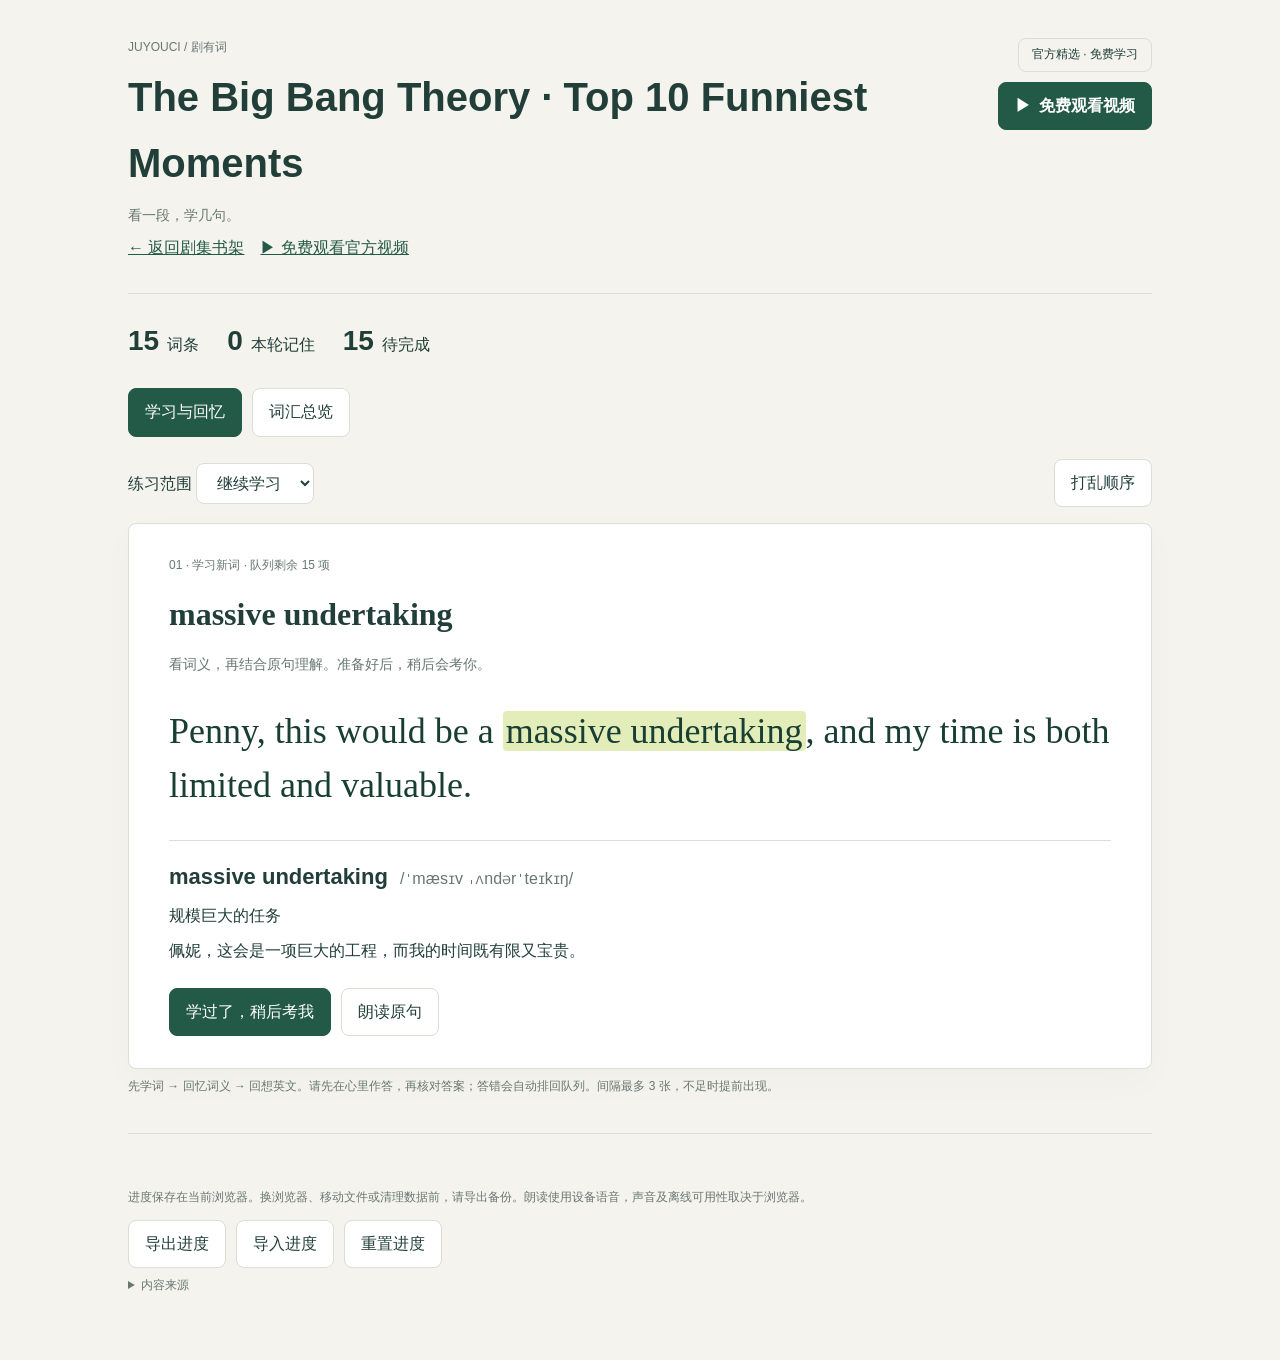
<file: episodes/big-bang-theory-top10.html>
<!doctype html>
<html lang="zh-CN">
<head><meta charset="utf-8"><meta name="viewport" content="width=device-width,initial-scale=1"><title>剧有词 · 学习卡</title>
<style>
:root{--bg:#f4f3ed;--ink:#213e39;--muted:#687772;--line:#d8dfd6;--green:#235a47;--soft:#e5ecdf}*{box-sizing:border-box}body{margin:0;background:var(--bg);color:var(--ink);font:16px/1.65 -apple-system,BlinkMacSystemFont,"Segoe UI",sans-serif}main{max-width:1080px;margin:auto;padding:38px 28px 64px}header{display:flex;justify-content:space-between;gap:20px;align-items:flex-start;border-bottom:1px solid var(--line);padding-bottom:24px}.header-actions{display:flex;align-items:flex-end;gap:10px;flex-direction:column}.eyebrow{font-size:12px;letter-spacing:0;text-transform:uppercase;color:var(--muted)}h1{font-size:clamp(26px,4vw,40px);letter-spacing:0;margin:6px 0}p{margin:8px 0}.muted{color:var(--muted);font-size:14px}.badge{border:1px solid var(--line);border-radius:8px;padding:6px 13px;font-size:12px;white-space:nowrap}.watch-link{display:inline-flex;align-items:center;gap:8px;background:var(--green);color:#fff;text-decoration:none;border:1px solid var(--green);border-radius:8px;padding:10px 16px;font-weight:650;white-space:nowrap}.watch-link:hover{background:#174535}.watch-link:focus-visible{outline:3px solid #d99945;outline-offset:3px}.stats{display:flex;gap:28px;margin:24px 0}.stats strong{font-size:28px;margin-right:8px}nav,.toolbar,.actions{display:flex;gap:10px;flex-wrap:wrap;align-items:center}button,select,input{font:inherit}button,select{border:1px solid var(--line);background:#fff;color:var(--ink);padding:10px 16px;border-radius:8px;cursor:pointer}button:hover{background:var(--soft)}button:disabled{opacity:.4;cursor:default}button:focus-visible,input:focus-visible,select:focus-visible{outline:3px solid #d99945;outline-offset:3px}.primary,button[aria-pressed=true]{background:var(--green);color:white;border-color:var(--green)}.toolbar{justify-content:space-between;margin:22px 0 16px}.card{background:#fff;border:1px solid var(--line);border-radius:8px;padding:32px 40px;min-height:370px;box-shadow:0 12px 35px #213e3906}.sentence{font-family:Georgia,serif;font-size:clamp(25px,4vw,36px);line-height:1.5;margin:28px 0;color:#193e33}.answer{border-top:1px solid var(--line);margin:22px 0;padding-top:18px}.term{font-size:22px;font-weight:650}.ipa{font-size:16px;color:var(--muted);font-weight:400;margin-left:12px}.actions{margin-top:24px}.bottom{justify-content:space-between;margin-top:18px;display:flex;gap:12px;align-items:center}.hint{font-size:12px;color:var(--muted)}input[type=search]{width:100%;padding:14px 18px;border:1px solid var(--line);border-radius:8px;background:white;margin:22px 0}.word{background:white;border:1px solid var(--line);border-radius:8px;padding:20px 24px;margin-bottom:12px}.word-top{display:flex;justify-content:space-between;gap:12px}.word p{overflow-wrap:anywhere}.word .example{font-family:Georgia,serif;font-size:20px}footer{margin-top:36px;padding-top:22px;border-top:1px solid var(--line)}footer .actions{margin-top:12px}#notice{min-height:24px;color:#855220;font-size:14px}#source-list{overflow-wrap:anywhere}a{color:var(--green)}[hidden]{display:none!important}@media(max-width:620px){main{padding:24px 16px}header{display:block}.header-actions{align-items:flex-start;margin-top:14px}.badge{display:inline-block;margin-top:10px}.card{padding:22px;min-height:360px}.watch-link{display:inline-flex;align-items:center;gap:8px;background:var(--green);color:#fff;text-decoration:none;border:1px solid var(--green);border-radius:8px;padding:10px 16px;font-weight:650;white-space:nowrap}.watch-link:hover{background:#174535}.watch-link:focus-visible{outline:3px solid #d99945;outline-offset:3px}.stats{gap:18px}.stats strong{font-size:23px}.bottom{align-items:flex-start;flex-direction:column}.actions button{flex:1}.word{padding:16px}}
mark{background:#e3edb9;color:inherit;border-radius:4px;padding:0 3px}.target{font:600 32px/1.4 Georgia,serif;margin:16px 0}.sentence{overflow-wrap:anywhere}
</style><link rel="stylesheet" href="../assets/selection-tools.css"></head>
<body><main>
<header><div><div class="eyebrow">JUYOUCI / 剧有词</div><h1 id="title"></h1><p class="muted">看一段，学几句。</p><p><a href="../index.html">← 返回剧集书架</a>　<a href="https://www.youtube.com/watch?v=dVmOvmH4dL4" target="_blank" rel="noopener noreferrer">▶ 免费观看官方视频</a></p></div><div class="header-actions"><span class="badge">官方精选 · 免费学习</span><a class="watch-link" href="https://www.youtube.com/watch?v=dVmOvmH4dL4" target="_blank" rel="noopener noreferrer" aria-label="在 YouTube 免费观看 The Big Bang Theory 官方精选"><span aria-hidden="true">▶</span> 免费观看视频</a></div></header>
<div class="stats" aria-label="学习统计"><div><strong id="total">0</strong>词条</div><div><strong id="learned">0</strong>本轮记住</div><div><strong id="remaining">0</strong>待完成</div></div>
<nav aria-label="页面模式"><button id="study-tab" aria-pressed="true">学习与回忆</button><button id="list-tab" aria-pressed="false">词汇总览</button></nav>
<section id="study"><div class="toolbar"><label>练习范围 <select id="filter"><option value="unlearned">继续学习</option><option value="again">需要再练</option><option value="all">全部复习</option></select></label><button id="shuffle">打乱顺序</button></div>
<div class="card"><div class="eyebrow" id="position"></div><h2 class="target" id="target"></h2><p class="muted" id="prompt"></p><p class="sentence" id="sentence"></p><div class="answer" id="answer"><div><span class="term" id="term"></span><span class="ipa" id="ipa"></span></div><p id="meaning"></p><p id="translation"></p></div><div class="actions"><button class="primary" id="start">学过了，稍后考我</button><button class="primary" id="reveal" hidden>核对答案</button><button id="speak">朗读原句</button></div><div class="actions" id="ratings" hidden><button id="again">没想起来</button><button class="primary" id="known">想起来了</button></div></div>
<p class="hint">先学词 → 回忆词义 → 回想英文。请先在心里作答，再核对答案；答错会自动排回队列。间隔最多 3 张，不足时提前出现。</p></section>
<section id="list" hidden><input id="search" name="vocab-search" type="search" aria-label="搜索词汇" placeholder="搜索词汇、释义或台词…"><p class="muted" id="results"></p><div id="words"></div></section>
<footer><div id="notice" role="status" aria-live="polite"></div><p class="hint">进度保存在当前浏览器。换浏览器、移动文件或清理数据前，请导出备份。朗读使用设备语音，声音及离线可用性取决于浏览器。</p><div class="actions"><button id="export">导出进度</button><button id="import">导入进度</button><button id="reset">重置进度</button><input type="file" id="file" accept="application/json,.json" hidden></div><p class="muted" id="note"></p><details><summary class="hint">内容来源</summary><div id="source-list"></div></details></footer>
</main><script type="application/json" id="vocab-data">{"title": "The Big Bang Theory · Top 10 Funniest Moments", "deck_id": "big-bang-theory:top10-funniest:zh", "cards": [{"term": "massive undertaking", "meaning": "规模巨大的任务", "ipa": "/ˈmæsɪv ˌʌndərˈteɪkɪŋ/", "sentence": "Penny, this would be a massive undertaking, and my time is both limited and valuable.", "translation": "佩妮，这会是一项巨大的工程，而我的时间既有限又宝贵。", "target_spans": [[23, 42]], "id": "ec1076382bcd4006897c"}, {"term": "taken aback", "meaning": "吃惊；措手不及", "ipa": "/ˌteɪkən əˈbæk/", "sentence": "I'm sure he'd be delightfully taken aback if you cleaned your apartment.", "translation": "如果你把公寓打扫干净，我相信他一定会惊喜得措手不及。", "target_spans": [[30, 41]], "id": "527055ae7ef4e41fd55f"}, {"term": "in for a treat", "meaning": "将有一番特别享受或体验", "ipa": "/ɪn fɔːr ə triːt/", "sentence": "Then you are in for a treat.", "translation": "那你可有好戏看了。", "target_spans": [[13, 27]], "id": "09fff33bd6d91f4c44e1"}, {"term": "official answer", "meaning": "正式答复", "ipa": "/əˈfɪʃəl ˈænsər/", "sentence": "I need your official answer.", "translation": "我需要你的正式答复。", "target_spans": [[12, 27]], "id": "c8912a31815d44b63d25"}, {"term": "formal protest", "meaning": "正式抗议", "ipa": "/ˈfɔːrməl ˈproʊtest/", "sentence": "Formal protest denied.", "translation": "正式抗议被驳回。", "target_spans": [[0, 14]], "id": "d57016ab82d9358d67e2"}, {"term": "single-handedly", "meaning": "独自地；单枪匹马地", "ipa": "/ˌsɪŋɡəl ˈhændɪdli/", "sentence": "Sheldon is proving that you are single-handedly smarter than everyone else.", "translation": "谢尔顿正在证明，你一个人就比其他所有人都聪明。", "target_spans": [[32, 47]], "id": "6e76a3e43614375c903d"}, {"term": "basic understanding", "meaning": "基本理解；基础认识", "ipa": "/ˈbeɪsɪk ˌʌndərˈstændɪŋ/", "sentence": "You have a basic understanding of differential calculus and at least one year of algebraic topology?", "translation": "你具备微分学的基本知识，以及至少一年的代数拓扑学习经历吗？", "target_spans": [[11, 30]], "id": "660d9437cd22edb0e67e"}, {"term": "academic dignitary", "meaning": "学术界重要人士", "ipa": "/ˌækəˈdemɪk ˈdɪɡnɪteri/", "sentence": "It looks like we have some academic dignitaries in the audience.", "translation": "看来观众中有几位学术界的重要人士。", "target_spans": [[27, 47]], "id": "f1c8b31ee4b435d1fc7d"}, {"term": "take for granted", "meaning": "认为理所当然；不加珍惜", "ipa": "/teɪk fɔːr ˈɡræntɪd/", "sentence": "The only man who's happy when they take his work for granted.", "translation": "他是唯一一个别人把他的工作视为理所当然时还会高兴的人。", "target_spans": [[35, 60]], "id": "dc3ee67cbc200032cfe6"}, {"term": "get serious", "meaning": "严肃起来；认真对待", "ipa": "/ɡet ˈsɪriəs/", "sentence": "Let's get serious for a moment.", "translation": "让我们认真一会儿。", "target_spans": [[6, 17]], "id": "1135e029f115a41fb361"}, {"term": "not a big deal", "meaning": "没什么大不了的", "ipa": "/nɒt ə bɪɡ diːl/", "sentence": "It's not a big deal.", "translation": "这没什么大不了的。", "target_spans": [[5, 19]], "id": "1ae6d811493237ba4e74"}, {"term": "imposition", "meaning": "给人添麻烦的要求或负担", "ipa": "/ˌɪmpəˈzɪʃən/", "sentence": "It's not an imposition.", "translation": "这不算添麻烦。", "target_spans": [[12, 22]], "id": "d458b78e6424c38a036e"}, {"term": "keen sense of style", "meaning": "敏锐的时尚品味", "ipa": "/kiːn sens əv staɪl/", "sentence": "As a man with a keen sense of style, I must tell you that chair does not work with the room.", "translation": "作为一个时尚品味敏锐的人，我必须告诉你，那把椅子和这个房间不搭。", "target_spans": [[16, 35]], "id": "ce2249e85d22c89b9cec"}, {"term": "comprehensive background check", "meaning": "全面背景调查", "ipa": "/ˌkɒmprɪˈhensɪv ˈbækɡraʊnd tʃek/", "sentence": "I did a comprehensive background check: media, medical records, credit reports, criminal history.", "translation": "我做了全面背景调查，包括媒体资料、病历、信用报告和犯罪记录。", "target_spans": [[8, 38]], "id": "84f24833ad47bf586d76"}, {"term": "flattery", "meaning": "奉承；恭维", "ipa": "/ˈflætəri/", "sentence": "Flattery will not get you this job, Miss Jensen.", "translation": "奉承可不会让你得到这份工作，詹森小姐。", "target_spans": [[0, 8]], "id": "dc3f8705b198697d2179"}], "sources": ["https://www.youtube.com/watch?v=dVmOvmH4dL4"], "note": ""}</script><script>
'use strict';
const D=JSON.parse(document.getElementById('vocab-data').textContent), $=id=>document.getElementById(id);
const key='series-vocab:v1:'+D.deck_id, ids=new Set(D.cards.map(c=>c.id));
let progress={}, queue=[],revealed=false,mode='study';
const cardById=new Map(D.cards.map(c=>[c.id,c]));
function notify(s){$('notice').textContent=s;}
function cleanProgress(p){if(!p||typeof p!=='object'||Array.isArray(p))throw Error('进度格式不正确');const out={};for(const [id,v] of Object.entries(p)){if(!ids.has(id))continue;if(!['known','again','studied','meaning'].includes(v))throw Error('进度状态不正确');out[id]=v;}return out;}
try{const saved=localStorage.getItem(key);if(saved)progress=cleanProgress(JSON.parse(saved));}catch(e){notify('无法读取本地进度；本次仍可学习，请使用导出进度保存。');}
function save(){try{localStorage.setItem(key,JSON.stringify(progress));}catch(e){notify('浏览器未允许保存进度，请点击“导出进度”备份。');}}
function stats(){$('total').textContent=D.cards.length;const n=D.cards.filter(c=>progress[c.id]==='known').length;$('learned').textContent=n;$('remaining').textContent=D.cards.length-n;}
function current(){return queue.length?cardById.get(queue[0].id):null;}
function rebuild(){queue=D.cards.filter(c=>$('filter').value==='all'||($('filter').value==='again'?progress[c.id]==='again':progress[c.id]!=='known')).map(c=>({id:c.id,phase:!progress[c.id]?'learn':progress[c.id]==='meaning'?'cloze':'meaning'}));render();}
function sentence(c,blank){$('sentence').replaceChildren();let at=0;for(const [start,end] of c.target_spans){$('sentence').append(document.createTextNode(c.sentence.slice(at,start)));const m=document.createElement('mark');m.textContent=blank?'________':c.sentence.slice(start,end);$('sentence').append(m);at=end;}$('sentence').append(document.createTextNode(c.sentence.slice(at)));}
function render(){stats();revealed=false;$('ratings').hidden=true;const c=current();const phase=queue[0]?.phase;
for(const id of ['start','reveal','speak'])$(id).hidden=!c;
$('answer').hidden=!c||phase!=='learn';$('target').hidden=!c;
if(!c){$('position').textContent='本组练习完成';$('sentence').textContent='休息一下吧。之后可以选择“全部复习”再练。';$('prompt').textContent='本轮记住不等于长期掌握，建议过几天再回来复习。';return;}
$('position').textContent=({learn:'01 · 学习新词',meaning:'02 · 回忆词义',cloze:'03 · 回想英文'})[phase]+` · 队列剩余 ${queue.length} 项`;
$('target').textContent=phase==='cloze'?c.meaning:c.term;
$('prompt').textContent=phase==='learn'?'看词义，再结合原句理解。准备好后，稍后会考你。':phase==='meaning'?'标出的词或短语在这句话中是什么意思？':'根据中文意思，回想空格处的英文（按原句形式）。';
sentence(c,phase==='cloze');
for(const f of ['term','ipa','meaning','translation'])$(f).textContent=c[f];
$('start').hidden=phase!=='learn';$('reveal').hidden=phase==='learn';$('reveal').textContent='核对答案';$('speak').hidden=phase==='cloze';}
function reveal(){const c=current();if(!c||queue[0].phase==='learn')return;revealed=true;$('answer').hidden=false;$('ratings').hidden=false;$('reveal').hidden=true;$('speak').hidden=false;if(queue[0].phase==='cloze')sentence(c,false);}
function enqueue(task){queue.splice(Math.min(3,queue.length),0,task);}
function stopVoice(){if('speechSynthesis'in window)speechSynthesis.cancel();}
function study(){if(queue[0]?.phase!=='learn')return;stopVoice();const task=queue.shift();progress[task.id]='studied';enqueue({id:task.id,phase:'meaning'});save();render();}
function rate(value){if(!revealed||!current())return;stopVoice();const task=queue.shift();if(value==='again'){progress[task.id]='again';enqueue({id:task.id,phase:'meaning'});}else if(task.phase==='meaning'){progress[task.id]='meaning';enqueue({id:task.id,phase:'cloze'});}else{progress[task.id]='known';}save();render();}
function list(){const q=$('search').value.trim().toLocaleLowerCase();const rows=D.cards.filter(c=>[c.term,c.meaning,c.sentence,c.translation].join(' ').toLocaleLowerCase().includes(q));$('results').textContent=`找到 ${rows.length} 个词条`;$('words').replaceChildren();for(const c of rows){const el=document.createElement('article');el.className='word';const top=document.createElement('div');top.className='word-top';const term=document.createElement('strong');term.textContent=c.term;const status=document.createElement('span');status.className='hint';status.textContent=progress[c.id]==='known'?'本轮记住':progress[c.id]==='again'?'需要再练':progress[c.id]?'练习中':'未学习';top.append(term,status);el.append(top);for(const [txt,cls]of [[c.ipa,'muted'],[c.meaning,''],[c.sentence,'example'],[c.translation,'muted']]){const p=document.createElement('p');p.textContent=txt;p.className=cls;el.append(p);}$('words').append(el);}}
function switchMode(m){mode=m;$('study').hidden=m!=='study';$('list').hidden=m!=='list';$('study-tab').setAttribute('aria-pressed',m==='study');$('list-tab').setAttribute('aria-pressed',m==='list');if(m==='list')list();}
$('title').textContent=D.title;document.title=D.title+' · 剧有词';$('note').textContent=D.note;
for(const s of D.sources){const p=document.createElement('p');if(/^https?:\/\//i.test(s)){const a=document.createElement('a');a.href=s;a.textContent=s;a.target='_blank';a.rel='noopener noreferrer';p.append(a);}else p.textContent=s;$('source-list').append(p);}
$('study-tab').onclick=()=>switchMode('study');$('list-tab').onclick=()=>switchMode('list');$('search').oninput=list;$('filter').onchange=rebuild;$('reveal').onclick=reveal;$('start').onclick=study;$('known').onclick=()=>rate('known');$('again').onclick=()=>rate('again');
$('shuffle').onclick=()=>{for(let i=queue.length-1;i>0;i--){const j=Math.floor(Math.random()*(i+1));[queue[i],queue[j]]=[queue[j],queue[i]];}render();};
$('speak').onclick=()=>{if(!('speechSynthesis'in window)){notify('当前浏览器不支持朗读，翻卡和复习仍可使用。');return;}const c=current();if(!c)return;speechSynthesis.cancel();const u=new SpeechSynthesisUtterance(c.sentence);u.lang='en-US';u.rate=.85;u.onerror=()=>notify('朗读暂不可用，请检查设备语音或网络。');speechSynthesis.speak(u);};
$('export').onclick=()=>{const blob=new Blob([JSON.stringify({version:1,deck_id:D.deck_id,progress},null,2)],{type:'application/json'});const url=URL.createObjectURL(blob),a=document.createElement('a');a.href=url;a.download='vocab-progress.json';a.click();setTimeout(()=>URL.revokeObjectURL(url),2000);notify('已导出学习进度。');};
$('import').onclick=()=>$('file').click();$('file').onchange=async()=>{const f=$('file').files[0];if(!f)return;try{if(f.size>2000000)throw Error('文件过大');const obj=JSON.parse(await f.text());if(obj.version!==1||obj.deck_id!==D.deck_id)throw Error('这份进度不属于当前词汇页');const p=cleanProgress(obj.progress);if(!confirm('导入会替换当前学习进度，继续吗？'))return;progress=p;save();rebuild();list();notify('进度已导入。');}catch(e){notify('导入失败：'+e.message);}finally{$('file').value='';}};
$('reset').onclick=()=>{if(!confirm('确定清除这一集的学习进度吗？'))return;progress={};save();rebuild();list();notify('已重置本集进度。');};
rebuild();
</script><script src="../assets/selection-tools.js"></script></body></html>
</file>
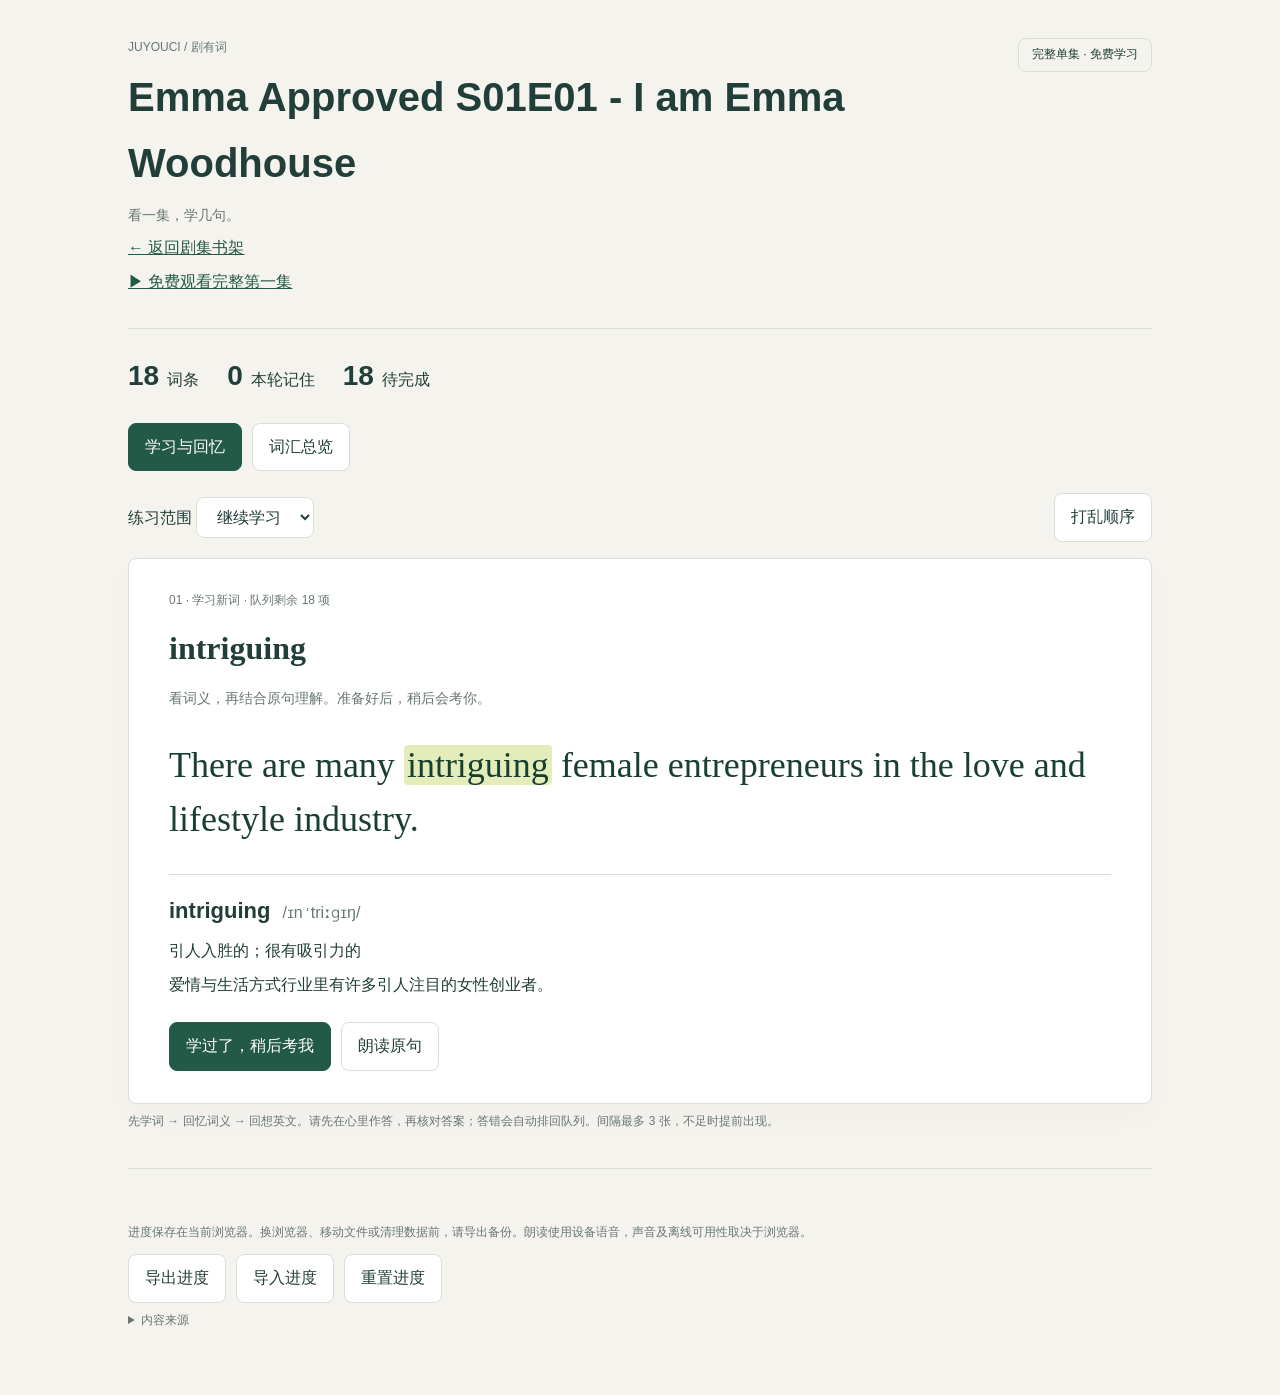
<file: episodes/emma-approved-s01e01.html>
<!doctype html>
<html lang="zh-CN">
<head><meta charset="utf-8"><meta name="viewport" content="width=device-width,initial-scale=1"><title>剧有词 · 学习卡</title>
<style>
:root{--bg:#f4f3ed;--ink:#213e39;--muted:#687772;--line:#d8dfd6;--green:#235a47;--soft:#e5ecdf}*{box-sizing:border-box}body{margin:0;background:var(--bg);color:var(--ink);font:16px/1.65 -apple-system,BlinkMacSystemFont,"Segoe UI",sans-serif}main{max-width:1080px;margin:auto;padding:38px 28px 64px}header{display:flex;justify-content:space-between;gap:20px;align-items:flex-start;border-bottom:1px solid var(--line);padding-bottom:24px}.eyebrow{font-size:12px;letter-spacing:0;text-transform:uppercase;color:var(--muted)}h1{font-size:clamp(26px,4vw,40px);letter-spacing:0;margin:6px 0}p{margin:8px 0}.muted{color:var(--muted);font-size:14px}.badge{border:1px solid var(--line);border-radius:8px;padding:6px 13px;font-size:12px;white-space:nowrap}.stats{display:flex;gap:28px;margin:24px 0}.stats strong{font-size:28px;margin-right:8px}nav,.toolbar,.actions{display:flex;gap:10px;flex-wrap:wrap;align-items:center}button,select,input{font:inherit}button,select{border:1px solid var(--line);background:#fff;color:var(--ink);padding:10px 16px;border-radius:8px;cursor:pointer}button:hover{background:var(--soft)}button:disabled{opacity:.4;cursor:default}button:focus-visible,input:focus-visible,select:focus-visible{outline:3px solid #d99945;outline-offset:3px}.primary,button[aria-pressed=true]{background:var(--green);color:white;border-color:var(--green)}.toolbar{justify-content:space-between;margin:22px 0 16px}.card{background:#fff;border:1px solid var(--line);border-radius:8px;padding:32px 40px;min-height:370px;box-shadow:0 12px 35px #213e3906}.sentence{font-family:Georgia,serif;font-size:clamp(25px,4vw,36px);line-height:1.5;margin:28px 0;color:#193e33}.answer{border-top:1px solid var(--line);margin:22px 0;padding-top:18px}.term{font-size:22px;font-weight:650}.ipa{font-size:16px;color:var(--muted);font-weight:400;margin-left:12px}.actions{margin-top:24px}.bottom{justify-content:space-between;margin-top:18px;display:flex;gap:12px;align-items:center}.hint{font-size:12px;color:var(--muted)}input[type=search]{width:100%;padding:14px 18px;border:1px solid var(--line);border-radius:8px;background:white;margin:22px 0}.word{background:white;border:1px solid var(--line);border-radius:8px;padding:20px 24px;margin-bottom:12px}.word-top{display:flex;justify-content:space-between;gap:12px}.word p{overflow-wrap:anywhere}.word .example{font-family:Georgia,serif;font-size:20px}footer{margin-top:36px;padding-top:22px;border-top:1px solid var(--line)}footer .actions{margin-top:12px}#notice{min-height:24px;color:#855220;font-size:14px}#source-list{overflow-wrap:anywhere}a{color:var(--green)}[hidden]{display:none!important}@media(max-width:620px){main{padding:24px 16px}header{display:block}.badge{display:inline-block;margin-top:10px}.card{padding:22px;min-height:360px}.stats{gap:18px}.stats strong{font-size:23px}.bottom{align-items:flex-start;flex-direction:column}.actions button{flex:1}.word{padding:16px}}
mark{background:#e3edb9;color:inherit;border-radius:4px;padding:0 3px}.target{font:600 32px/1.4 Georgia,serif;margin:16px 0}.sentence{overflow-wrap:anywhere}
</style><link rel="stylesheet" href="../assets/selection-tools.css"></head>
<body><main>
<header><div><div class="eyebrow">JUYOUCI / 剧有词</div><h1 id="title"></h1><p class="muted">看一集，学几句。</p><p><a href="../index.html">← 返回剧集书架</a></p><p><a href="https://www.youtube.com/watch?v=aeeXkf8LZ_8" target="_blank" rel="noopener noreferrer">▶ 免费观看完整第一集</a></p></div><span class="badge">完整单集 · 免费学习</span></header>
<div class="stats" aria-label="学习统计"><div><strong id="total">0</strong>词条</div><div><strong id="learned">0</strong>本轮记住</div><div><strong id="remaining">0</strong>待完成</div></div>
<nav aria-label="页面模式"><button id="study-tab" aria-pressed="true">学习与回忆</button><button id="list-tab" aria-pressed="false">词汇总览</button></nav>
<section id="study"><div class="toolbar"><label>练习范围 <select id="filter"><option value="unlearned">继续学习</option><option value="again">需要再练</option><option value="all">全部复习</option></select></label><button id="shuffle">打乱顺序</button></div>
<div class="card"><div class="eyebrow" id="position"></div><h2 class="target" id="target"></h2><p class="muted" id="prompt"></p><p class="sentence" id="sentence"></p><div class="answer" id="answer"><div><span class="term" id="term"></span><span class="ipa" id="ipa"></span></div><p id="meaning"></p><p id="translation"></p></div><div class="actions"><button class="primary" id="start">学过了，稍后考我</button><button class="primary" id="reveal" hidden>核对答案</button><button id="speak">朗读原句</button></div><div class="actions" id="ratings" hidden><button id="again">没想起来</button><button class="primary" id="known">想起来了</button></div></div>
<p class="hint">先学词 → 回忆词义 → 回想英文。请先在心里作答，再核对答案；答错会自动排回队列。间隔最多 3 张，不足时提前出现。</p></section>
<section id="list" hidden><input id="search" name="vocab-search" type="search" aria-label="搜索词汇" placeholder="搜索词汇、释义或台词…"><p class="muted" id="results"></p><div id="words"></div></section>
<footer><div id="notice" role="status" aria-live="polite"></div><p class="hint">进度保存在当前浏览器。换浏览器、移动文件或清理数据前，请导出备份。朗读使用设备语音，声音及离线可用性取决于浏览器。</p><div class="actions"><button id="export">导出进度</button><button id="import">导入进度</button><button id="reset">重置进度</button><input type="file" id="file" accept="application/json,.json" hidden></div><p class="muted" id="note"></p><details><summary class="hint">内容来源</summary><div id="source-list"></div></details></footer>
</main><script type="application/json" id="vocab-data">{"title": "Emma Approved S01E01 - I am Emma Woodhouse", "deck_id": "emma-approved:S01E01:zh", "cards": [{"term": "intriguing", "meaning": "引人入胜的；很有吸引力的", "ipa": "/ɪnˈtriːɡɪŋ/", "sentence": "There are many intriguing female entrepreneurs in the love and lifestyle industry.", "translation": "爱情与生活方式行业里有许多引人注目的女性创业者。", "target_spans": [[15, 25]], "id": "90bda7603c4cfb1672bd"}, {"term": "have potential", "meaning": "有潜力", "ipa": "/hæv pəˈtenʃəl/", "sentence": "None are more dynamic or have more potential than young Miss Woodhouse.", "translation": "没有人比年轻的伍德豪斯小姐更有活力或更有潜力。", "target_spans": [[25, 44]], "id": "0d2f3b767cb1ce9eeca2"}, {"term": "in nine words", "meaning": "用九个词概括；简而言之", "ipa": "/ɪn naɪn wɜːrdz/", "sentence": "I know, complicated, but in nine words: I make your life better, and I never fail.", "translation": "我知道，很复杂，但用九个词概括：我让你的生活更美好，而且从不失败。", "target_spans": [[25, 38]], "id": "bc17ee88f5051d183c43"}, {"term": "hold a perfect record", "meaning": "保持全胜纪录", "ipa": "/həʊld ə ˈpɜːrfɪkt ˈrekərd/", "sentence": "Currently I hold a perfect 19 for 19 client success record.", "translation": "目前我的客户成功纪录是完美的十九战十九胜。", "target_spans": [[12, 58]], "id": "9a69ab278176ef217b6a"}, {"term": "blow the buttons off", "meaning": "令人惊艳；好得让人目瞪口呆", "ipa": "/bləʊ ðə ˈbʌtənz ɒf/", "sentence": "Her convection baking skills would blow the buttons off your cashmere cardigan.", "translation": "她的热风烘焙技术好得能让你羊绒开衫上的扣子都飞掉。", "target_spans": [[35, 55]], "id": "91a135ae639e0e34b00a"}, {"term": "put a ring on it", "meaning": "求婚；用戒指确定婚姻关系", "ipa": "/pʊt ə rɪŋ ɒn ɪt/", "sentence": "They put a ring on it!", "translation": "他们订婚了！", "target_spans": [[5, 21]], "id": "0ea9cb8dd37299c8dfde"}, {"term": "all because of", "meaning": "全都是因为", "ipa": "/ɔːl bɪˈkɒz əv/", "sentence": "And all because of me.", "translation": "而这一切都是因为我。", "target_spans": [[4, 18]], "id": "4295a54c6174421f8df0"}, {"term": "lock eyes", "meaning": "目光相遇；四目相对", "ipa": "/lɒk aɪz/", "sentence": "They may have never locked eyes across a crowded room.", "translation": "他们原本也许永远不会隔着拥挤的房间四目相对。", "target_spans": [[20, 31]], "id": "8f8353fc2f5d32cec5bd"}, {"term": "talk to oneself", "meaning": "自言自语", "ipa": "/tɔːk tə wʌnˈself/", "sentence": "Are you talking to yourself?", "translation": "你在自言自语吗？", "target_spans": [[8, 27]], "id": "bcf2649e8cb49e78c7d0"}, {"term": "for what purpose", "meaning": "出于什么目的", "ipa": "/fɔːr wɒt ˈpɜːrpəs/", "sentence": "For what purpose?", "translation": "出于什么目的？", "target_spans": [[0, 16]], "id": "76c212d90729f08d4af5"}, {"term": "lifetime achievement award", "meaning": "终身成就奖", "ipa": "/ˈlaɪftaɪm əˈtʃiːvmənt əˈwɔːrd/", "sentence": "Like when I receive my prestigious lifetime achievement award in lifestyle excellence.", "translation": "比如当我获得生活方式卓越领域的权威终身成就奖时。", "target_spans": [[35, 61]], "id": "624da7d26fd150d9be75"}, {"term": "one life at a time", "meaning": "一次改变一个人的生活", "ipa": "/wʌn laɪf æt ə taɪm/", "sentence": "Bettering the world one life at a time.", "translation": "一次改善一个人的生活，让世界变得更好。", "target_spans": [[20, 38]], "id": "e3ececbe298d72637169"}, {"term": "get a moment", "meaning": "有空；抽出一点时间", "ipa": "/ɡet ə ˈməʊmənt/", "sentence": "And, when you get a moment, I have some important boring stuff to talk about.", "translation": "等你有空时，我有些重要但无聊的事情要谈。", "target_spans": [[14, 26]], "id": "515520283c030fc9a363"}, {"term": "call in a favor", "meaning": "请人还个人情；动用关系帮忙", "ipa": "/kɔːl ɪn ə ˈfeɪvər/", "sentence": "I know they're a little rare this time of year, but I'll just call in a favor.", "translation": "我知道这种花每年这个时候有点稀有，但我找人帮个忙就行。", "target_spans": [[62, 77]], "id": "4168845f33fe05f187aa"}, {"term": "call someone back", "meaning": "给某人回电话", "ipa": "/kɔːl ˈsʌmwʌn bæk/", "sentence": "Sounded important, wants you to call her back?", "translation": "听起来很重要，她想让你回电话？", "target_spans": [[32, 45]], "id": "08d67fe1deff3f49a423"}, {"term": "without consent", "meaning": "未经同意", "ipa": "/wɪˈðaʊt kənˈsent/", "sentence": "You are aware that recording this conversation without my consent is technically illegal?", "translation": "你知道未经我同意录下这段对话严格来说是违法的吧？", "target_spans": [[47, 65]], "id": "fa6a8c17aa65d21ca20f"}, {"term": "get back to", "meaning": "稍后再处理或讨论", "ipa": "/ɡet bæk tuː/", "sentence": "We'll get back to that later, but for now...", "translation": "我们之后再谈那个，不过现在……", "target_spans": [[6, 17]], "id": "5623150f0f1f6ceac520"}, {"term": "call off", "meaning": "取消", "ipa": "/kɔːl ɒf/", "sentence": "Emma, I'm thinking... about calling off the wedding.", "translation": "艾玛，我在考虑……取消婚礼。", "target_spans": [[28, 39]], "id": "d03e7a9f1315f82562e9"}], "sources": ["https://www.youtube.com/watch?v=aeeXkf8LZ_8", "https://nerdfighteria.info/v/aeeXkf8LZ_8"], "note": ""}</script><script>
'use strict';
const D=JSON.parse(document.getElementById('vocab-data').textContent), $=id=>document.getElementById(id);
const key='series-vocab:v1:'+D.deck_id, ids=new Set(D.cards.map(c=>c.id));
let progress={}, queue=[],revealed=false,mode='study';
const cardById=new Map(D.cards.map(c=>[c.id,c]));
function notify(s){$('notice').textContent=s;}
function cleanProgress(p){if(!p||typeof p!=='object'||Array.isArray(p))throw Error('进度格式不正确');const out={};for(const [id,v] of Object.entries(p)){if(!ids.has(id))continue;if(!['known','again','studied','meaning'].includes(v))throw Error('进度状态不正确');out[id]=v;}return out;}
try{const saved=localStorage.getItem(key);if(saved)progress=cleanProgress(JSON.parse(saved));}catch(e){notify('无法读取本地进度；本次仍可学习，请使用导出进度保存。');}
function save(){try{localStorage.setItem(key,JSON.stringify(progress));}catch(e){notify('浏览器未允许保存进度，请点击“导出进度”备份。');}}
function stats(){$('total').textContent=D.cards.length;const n=D.cards.filter(c=>progress[c.id]==='known').length;$('learned').textContent=n;$('remaining').textContent=D.cards.length-n;}
function current(){return queue.length?cardById.get(queue[0].id):null;}
function rebuild(){queue=D.cards.filter(c=>$('filter').value==='all'||($('filter').value==='again'?progress[c.id]==='again':progress[c.id]!=='known')).map(c=>({id:c.id,phase:!progress[c.id]?'learn':progress[c.id]==='meaning'?'cloze':'meaning'}));render();}
function sentence(c,blank){$('sentence').replaceChildren();let at=0;for(const [start,end] of c.target_spans){$('sentence').append(document.createTextNode(c.sentence.slice(at,start)));const m=document.createElement('mark');m.textContent=blank?'________':c.sentence.slice(start,end);$('sentence').append(m);at=end;}$('sentence').append(document.createTextNode(c.sentence.slice(at)));}
function render(){stats();revealed=false;$('ratings').hidden=true;const c=current();const phase=queue[0]?.phase;
for(const id of ['start','reveal','speak'])$(id).hidden=!c;
$('answer').hidden=!c||phase!=='learn';$('target').hidden=!c;
if(!c){$('position').textContent='本组练习完成';$('sentence').textContent='休息一下吧。之后可以选择“全部复习”再练。';$('prompt').textContent='本轮记住不等于长期掌握，建议过几天再回来复习。';return;}
$('position').textContent=({learn:'01 · 学习新词',meaning:'02 · 回忆词义',cloze:'03 · 回想英文'})[phase]+` · 队列剩余 ${queue.length} 项`;
$('target').textContent=phase==='cloze'?c.meaning:c.term;
$('prompt').textContent=phase==='learn'?'看词义，再结合原句理解。准备好后，稍后会考你。':phase==='meaning'?'标出的词或短语在这句话中是什么意思？':'根据中文意思，回想空格处的英文（按原句形式）。';
sentence(c,phase==='cloze');
for(const f of ['term','ipa','meaning','translation'])$(f).textContent=c[f];
$('start').hidden=phase!=='learn';$('reveal').hidden=phase==='learn';$('reveal').textContent='核对答案';$('speak').hidden=phase==='cloze';}
function reveal(){const c=current();if(!c||queue[0].phase==='learn')return;revealed=true;$('answer').hidden=false;$('ratings').hidden=false;$('reveal').hidden=true;$('speak').hidden=false;if(queue[0].phase==='cloze')sentence(c,false);}
function enqueue(task){queue.splice(Math.min(3,queue.length),0,task);}
function stopVoice(){if('speechSynthesis'in window)speechSynthesis.cancel();}
function study(){if(queue[0]?.phase!=='learn')return;stopVoice();const task=queue.shift();progress[task.id]='studied';enqueue({id:task.id,phase:'meaning'});save();render();}
function rate(value){if(!revealed||!current())return;stopVoice();const task=queue.shift();if(value==='again'){progress[task.id]='again';enqueue({id:task.id,phase:'meaning'});}else if(task.phase==='meaning'){progress[task.id]='meaning';enqueue({id:task.id,phase:'cloze'});}else{progress[task.id]='known';}save();render();}
function list(){const q=$('search').value.trim().toLocaleLowerCase();const rows=D.cards.filter(c=>[c.term,c.meaning,c.sentence,c.translation].join(' ').toLocaleLowerCase().includes(q));$('results').textContent=`找到 ${rows.length} 个词条`;$('words').replaceChildren();for(const c of rows){const el=document.createElement('article');el.className='word';const top=document.createElement('div');top.className='word-top';const term=document.createElement('strong');term.textContent=c.term;const status=document.createElement('span');status.className='hint';status.textContent=progress[c.id]==='known'?'本轮记住':progress[c.id]==='again'?'需要再练':progress[c.id]?'练习中':'未学习';top.append(term,status);el.append(top);for(const [txt,cls]of [[c.ipa,'muted'],[c.meaning,''],[c.sentence,'example'],[c.translation,'muted']]){const p=document.createElement('p');p.textContent=txt;p.className=cls;el.append(p);}$('words').append(el);}}
function switchMode(m){mode=m;$('study').hidden=m!=='study';$('list').hidden=m!=='list';$('study-tab').setAttribute('aria-pressed',m==='study');$('list-tab').setAttribute('aria-pressed',m==='list');if(m==='list')list();}
$('title').textContent=D.title;document.title=D.title+' · 剧有词';$('note').textContent=D.note;
for(const s of D.sources){const p=document.createElement('p');if(/^https?:\/\//i.test(s)){const a=document.createElement('a');a.href=s;a.textContent=s;a.target='_blank';a.rel='noopener noreferrer';p.append(a);}else p.textContent=s;$('source-list').append(p);}
$('study-tab').onclick=()=>switchMode('study');$('list-tab').onclick=()=>switchMode('list');$('search').oninput=list;$('filter').onchange=rebuild;$('reveal').onclick=reveal;$('start').onclick=study;$('known').onclick=()=>rate('known');$('again').onclick=()=>rate('again');
$('shuffle').onclick=()=>{for(let i=queue.length-1;i>0;i--){const j=Math.floor(Math.random()*(i+1));[queue[i],queue[j]]=[queue[j],queue[i]];}render();};
$('speak').onclick=()=>{if(!('speechSynthesis'in window)){notify('当前浏览器不支持朗读，翻卡和复习仍可使用。');return;}const c=current();if(!c)return;speechSynthesis.cancel();const u=new SpeechSynthesisUtterance(c.sentence);u.lang='en-US';u.rate=.85;u.onerror=()=>notify('朗读暂不可用，请检查设备语音或网络。');speechSynthesis.speak(u);};
$('export').onclick=()=>{const blob=new Blob([JSON.stringify({version:1,deck_id:D.deck_id,progress},null,2)],{type:'application/json'});const url=URL.createObjectURL(blob),a=document.createElement('a');a.href=url;a.download='vocab-progress.json';a.click();setTimeout(()=>URL.revokeObjectURL(url),2000);notify('已导出学习进度。');};
$('import').onclick=()=>$('file').click();$('file').onchange=async()=>{const f=$('file').files[0];if(!f)return;try{if(f.size>2000000)throw Error('文件过大');const obj=JSON.parse(await f.text());if(obj.version!==1||obj.deck_id!==D.deck_id)throw Error('这份进度不属于当前词汇页');const p=cleanProgress(obj.progress);if(!confirm('导入会替换当前学习进度，继续吗？'))return;progress=p;save();rebuild();list();notify('进度已导入。');}catch(e){notify('导入失败：'+e.message);}finally{$('file').value='';}};
$('reset').onclick=()=>{if(!confirm('确定清除这一集的学习进度吗？'))return;progress={};save();rebuild();list();notify('已重置本集进度。');};
rebuild();
</script><script src="../assets/selection-tools.js"></script></body></html>
</file>
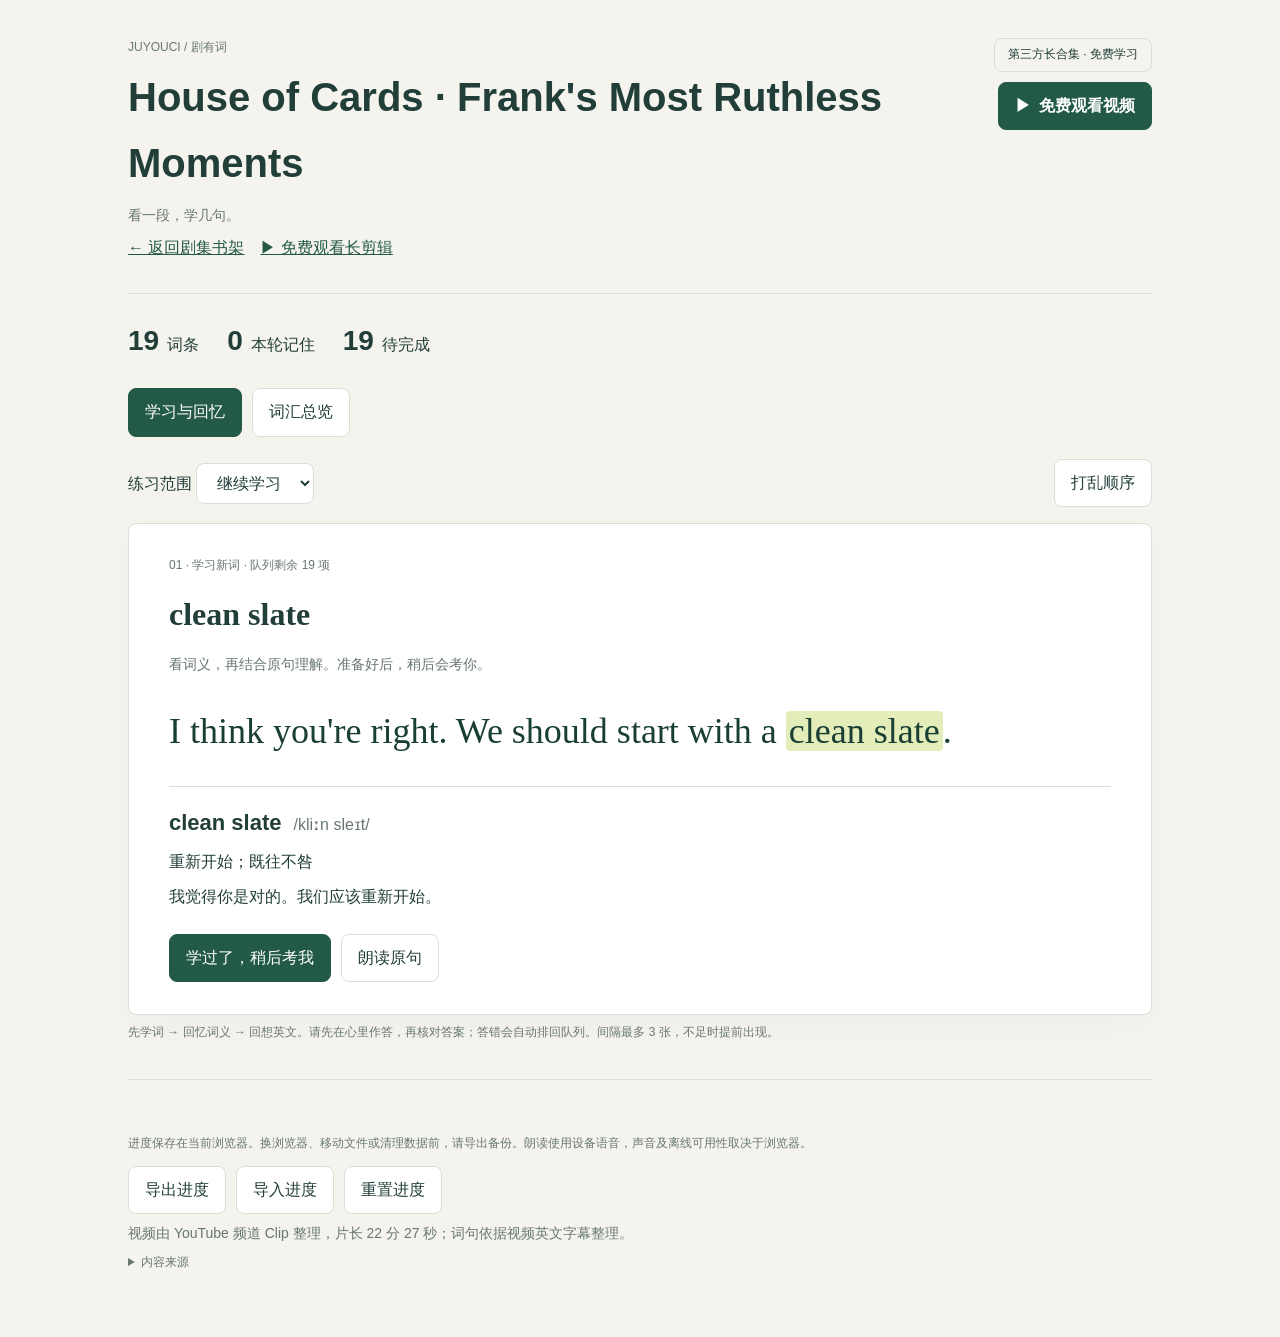
<file: episodes/house-of-cards-trailer.html>
<!doctype html>
<html lang="zh-CN">
<head><meta charset="utf-8"><meta name="viewport" content="width=device-width,initial-scale=1"><title>剧有词 · 学习卡</title>
<style>
:root{--bg:#f4f3ed;--ink:#213e39;--muted:#687772;--line:#d8dfd6;--green:#235a47;--soft:#e5ecdf}*{box-sizing:border-box}body{margin:0;background:var(--bg);color:var(--ink);font:16px/1.65 -apple-system,BlinkMacSystemFont,"Segoe UI",sans-serif}main{max-width:1080px;margin:auto;padding:38px 28px 64px}header{display:flex;justify-content:space-between;gap:20px;align-items:flex-start;border-bottom:1px solid var(--line);padding-bottom:24px}.header-actions{display:flex;align-items:flex-end;gap:10px;flex-direction:column}.eyebrow{font-size:12px;letter-spacing:0;text-transform:uppercase;color:var(--muted)}h1{font-size:clamp(26px,4vw,40px);letter-spacing:0;margin:6px 0}p{margin:8px 0}.muted{color:var(--muted);font-size:14px}.badge{border:1px solid var(--line);border-radius:8px;padding:6px 13px;font-size:12px;white-space:nowrap}.watch-link{display:inline-flex;align-items:center;gap:8px;background:var(--green);color:#fff;text-decoration:none;border:1px solid var(--green);border-radius:8px;padding:10px 16px;font-weight:650;white-space:nowrap}.watch-link:hover{background:#174535}.watch-link:focus-visible{outline:3px solid #d99945;outline-offset:3px}.stats{display:flex;gap:28px;margin:24px 0}.stats strong{font-size:28px;margin-right:8px}nav,.toolbar,.actions{display:flex;gap:10px;flex-wrap:wrap;align-items:center}button,select,input{font:inherit}button,select{border:1px solid var(--line);background:#fff;color:var(--ink);padding:10px 16px;border-radius:8px;cursor:pointer}button:hover{background:var(--soft)}button:disabled{opacity:.4;cursor:default}button:focus-visible,input:focus-visible,select:focus-visible{outline:3px solid #d99945;outline-offset:3px}.primary,button[aria-pressed=true]{background:var(--green);color:white;border-color:var(--green)}.toolbar{justify-content:space-between;margin:22px 0 16px}.card{background:#fff;border:1px solid var(--line);border-radius:8px;padding:32px 40px;min-height:370px;box-shadow:0 12px 35px #213e3906}.sentence{font-family:Georgia,serif;font-size:clamp(25px,4vw,36px);line-height:1.5;margin:28px 0;color:#193e33}.answer{border-top:1px solid var(--line);margin:22px 0;padding-top:18px}.term{font-size:22px;font-weight:650}.ipa{font-size:16px;color:var(--muted);font-weight:400;margin-left:12px}.actions{margin-top:24px}.bottom{justify-content:space-between;margin-top:18px;display:flex;gap:12px;align-items:center}.hint{font-size:12px;color:var(--muted)}input[type=search]{width:100%;padding:14px 18px;border:1px solid var(--line);border-radius:8px;background:white;margin:22px 0}.word{background:white;border:1px solid var(--line);border-radius:8px;padding:20px 24px;margin-bottom:12px}.word-top{display:flex;justify-content:space-between;gap:12px}.word p{overflow-wrap:anywhere}.word .example{font-family:Georgia,serif;font-size:20px}footer{margin-top:36px;padding-top:22px;border-top:1px solid var(--line)}footer .actions{margin-top:12px}#notice{min-height:24px;color:#855220;font-size:14px}#source-list{overflow-wrap:anywhere}a{color:var(--green)}[hidden]{display:none!important}@media(max-width:620px){main{padding:24px 16px}header{display:block}.header-actions{align-items:flex-start;margin-top:14px}.badge{display:inline-block;margin-top:10px}.card{padding:22px;min-height:360px}.watch-link{display:inline-flex;align-items:center;gap:8px;background:var(--green);color:#fff;text-decoration:none;border:1px solid var(--green);border-radius:8px;padding:10px 16px;font-weight:650;white-space:nowrap}.watch-link:hover{background:#174535}.watch-link:focus-visible{outline:3px solid #d99945;outline-offset:3px}.stats{gap:18px}.stats strong{font-size:23px}.bottom{align-items:flex-start;flex-direction:column}.actions button{flex:1}.word{padding:16px}}
mark{background:#e3edb9;color:inherit;border-radius:4px;padding:0 3px}.target{font:600 32px/1.4 Georgia,serif;margin:16px 0}.sentence{overflow-wrap:anywhere}
</style><link rel="stylesheet" href="../assets/selection-tools.css"></head>
<body><main>
<header><div><div class="eyebrow">JUYOUCI / 剧有词</div><h1 id="title"></h1><p class="muted">看一段，学几句。</p><p><a href="../index.html">← 返回剧集书架</a>　<a href="https://www.youtube.com/watch?v=GW00_e3Mebs" target="_blank" rel="noopener noreferrer">▶ 免费观看长剪辑</a></p></div><div class="header-actions"><span class="badge">第三方长合集 · 免费学习</span><a class="watch-link" href="https://www.youtube.com/watch?v=GW00_e3Mebs" target="_blank" rel="noopener noreferrer" aria-label="在 YouTube 免费观看 House of Cards 长剪辑"><span aria-hidden="true">▶</span> 免费观看视频</a></div></header>
<div class="stats" aria-label="学习统计"><div><strong id="total">0</strong>词条</div><div><strong id="learned">0</strong>本轮记住</div><div><strong id="remaining">0</strong>待完成</div></div>
<nav aria-label="页面模式"><button id="study-tab" aria-pressed="true">学习与回忆</button><button id="list-tab" aria-pressed="false">词汇总览</button></nav>
<section id="study"><div class="toolbar"><label>练习范围 <select id="filter"><option value="unlearned">继续学习</option><option value="again">需要再练</option><option value="all">全部复习</option></select></label><button id="shuffle">打乱顺序</button></div>
<div class="card"><div class="eyebrow" id="position"></div><h2 class="target" id="target"></h2><p class="muted" id="prompt"></p><p class="sentence" id="sentence"></p><div class="answer" id="answer"><div><span class="term" id="term"></span><span class="ipa" id="ipa"></span></div><p id="meaning"></p><p id="translation"></p></div><div class="actions"><button class="primary" id="start">学过了，稍后考我</button><button class="primary" id="reveal" hidden>核对答案</button><button id="speak">朗读原句</button></div><div class="actions" id="ratings" hidden><button id="again">没想起来</button><button class="primary" id="known">想起来了</button></div></div>
<p class="hint">先学词 → 回忆词义 → 回想英文。请先在心里作答，再核对答案；答错会自动排回队列。间隔最多 3 张，不足时提前出现。</p></section>
<section id="list" hidden><input id="search" name="vocab-search" type="search" aria-label="搜索词汇" placeholder="搜索词汇、释义或台词…"><p class="muted" id="results"></p><div id="words"></div></section>
<footer><div id="notice" role="status" aria-live="polite"></div><p class="hint">进度保存在当前浏览器。换浏览器、移动文件或清理数据前，请导出备份。朗读使用设备语音，声音及离线可用性取决于浏览器。</p><div class="actions"><button id="export">导出进度</button><button id="import">导入进度</button><button id="reset">重置进度</button><input type="file" id="file" accept="application/json,.json" hidden></div><p class="muted" id="note"></p><details><summary class="hint">内容来源</summary><div id="source-list"></div></details></footer>
</main><script type="application/json" id="vocab-data">{"title":"House of Cards · Frank's Most Ruthless Moments","deck_id":"house-of-cards:ruthless-moments:zh","cards":[{"translation":"我觉得你是对的。我们应该重新开始。","sentence":"I think you're right. We should start with a clean slate.","id":"176831df3a7a0624381f","target_spans":[[45,56]],"meaning":"重新开始；既往不咎","term":"clean slate","ipa":"/kliːn sleɪt/"},{"translation":"我们可以把这件事抛在脑后，重新彼此信任。","sentence":"We could put this behind us and trust one another.","id":"581894affc705aa79cbe","target_spans":[[9,27]],"meaning":"把不愉快的事情抛在脑后","term":"put this behind us","ipa":"/pʊt ðɪs bɪˈhaɪnd ʌs/"},{"translation":"我在职业和身体关系上都越过了道德界线，我会为此负责。","sentence":"I crossed ethical lines professionally, physically, and I hold myself accountable for that.","id":"419a7f0866401440233f","target_spans":[[58,81]],"meaning":"为自己的行为负责","term":"hold myself accountable","ipa":"/hoʊld maɪˈself əˈkaʊntəbəl/"},{"translation":"我想继续向前，但我必须确切知道自己参与了什么。","sentence":"I'd like to move forward, but I need to know exactly what I was a part of.","id":"cd7df4c457de5d4b8bec","target_spans":[[12,24]],"meaning":"继续向前；翻篇","term":"move forward","ipa":"/muːv ˈfɔːrwərd/"},{"translation":"鲁索重新酗酒的那晚，他参加了一场筹款活动。","sentence":"The night Russo fell off the wagon, he was at a fundraiser.","id":"414676c4b2ec697dcbf3","target_spans":[[16,34]],"meaning":"故态复萌；戒酒后再次喝酒","term":"fell off the wagon","ipa":"/fel ɔːf ðə ˈwæɡən/"},{"translation":"我直截了当地告诉她，我不想要孩子。","sentence":"I told her flat out I didn't want any children.","id":"f3ca91a09cc77382161b","target_spans":[[11,19]],"meaning":"直截了当地；明确地","term":"flat out","ipa":"/flæt aʊt/"},{"translation":"我们有的是时间。","sentence":"We have all the time in the world.","id":"07e34b7850f6a997a5c9","target_spans":[[8,33]],"meaning":"有的是时间；时间非常充裕","term":"all the time in the world","ipa":"/ɔːl ðə taɪm ɪn ðə wɜːrld/"},{"translation":"你说你想商量出一个折中方案。","sentence":"You said you wanted to work out a compromise.","id":"c5488d8903ceab332c78","target_spans":[[23,44]],"meaning":"商量出一个折中方案","term":"work out a compromise","ipa":"/wɜːrk aʊt ə ˈkɑːmprəmaɪz/"},{"translation":"我根本没打算达成妥协。","sentence":"I have no intention of working out a compromise.","id":"d15b56ebb9bf058a343e","target_spans":[[2,22]],"meaning":"完全没有做某事的打算","term":"have no intention of","ipa":"/hæv noʊ ɪnˈtenʃən əv/"},{"translation":"你以为你能激怒我吗？","sentence":"You think you can get under my skin?","id":"adc3d899b4e314004c50","target_spans":[[18,35]],"meaning":"激怒我；让我心烦","term":"get under my skin","ipa":"/ɡet ˈʌndər maɪ skɪn/"},{"translation":"你承担不起就这样离开的后果。","sentence":"You can't afford to walk out.","id":"be36b70f2e89af9fde46","target_spans":[[4,19]],"meaning":"承担不起做某事的后果","term":"can't afford to","ipa":"/kænt əˈfɔːrd tuː/"},{"translation":"但我不会起诉你，马蒂，因为罢工现在就得结束。","sentence":"But I'm not going to press charges, Marty, because the strike ends now.","id":"41640cc7dcc1c8505375","target_spans":[[21,34]],"meaning":"提出刑事指控；起诉","term":"press charges","ipa":"/pres ˈtʃɑːrdʒɪz/"},{"translation":"我无法容忍无用的东西。","sentence":"I have no patience for useless things.","id":"82d72c52ac2ebd1665f4","target_spans":[[7,22]],"meaning":"对……没有耐心；无法容忍","term":"no patience for","ipa":"/noʊ ˈpeɪʃəns fɔːr/"},{"translation":"我相信他吗？那并不是重点。","sentence":"Do I believe in him? That's beside the point.","id":"9f912ddad4dbca11933d","target_spans":[[28,44]],"meaning":"与重点无关；不是关键","term":"beside the point","ipa":"/bɪˈsaɪd ðə pɔɪnt/"},{"translation":"我很早就靠拢了他，并让自己变得不可或缺。","sentence":"I latched on to him early on and made myself vital.","id":"1fa32be8d91c81bf8270","target_spans":[[2,15]],"meaning":"紧紧依附；抓住机会靠拢","term":"latched on to","ipa":"/lætʃt ɑːn tuː/"},{"translation":"现在他们准备让他退居二线了。","sentence":"And now they're about to put him out to pasture.","id":"eb5a9c850a2141862e1b","target_spans":[[25,47]],"meaning":"让某人退居二线或退休","term":"put him out to pasture","ipa":"/pʊt hɪm aʊt tuː ˈpæstʃər/"},{"translation":"我相信我的说法也会获得同样多的支持。","sentence":"I'm sure mine will get just as much traction as this.","id":"4eb837247d762579e888","target_spans":[[19,44]],"meaning":"获得同样多的支持或关注","term":"get just as much traction","ipa":"/ɡet dʒʌst æz mʌtʃ ˈtrækʃən/"},{"translation":"那个提议仍然有效。","sentence":"That offer is still on the table.","id":"f863c66115023ef9eeda","target_spans":[[20,32]],"meaning":"仍可供讨论；尚未撤回","term":"on the table","ipa":"/ɑːn ðə ˈteɪbəl/"},{"translation":"你会交出代表票，并继续在我的内阁任职。","sentence":"You will hand over your delegates and you will serve on in my cabinet.","id":"f75dfcc39f348da8ec2d","target_spans":[[9,18]],"meaning":"交出；移交","term":"hand over","ipa":"/hænd ˈoʊvər/"}],"sources":["https://www.youtube.com/watch?v=GW00_e3Mebs"],"note":"视频由 YouTube 频道 Clip 整理，片长 22 分 27 秒；词句依据视频英文字幕整理。"}</script><script>
'use strict';
const D=JSON.parse(document.getElementById('vocab-data').textContent), $=id=>document.getElementById(id);
const key='series-vocab:v1:'+D.deck_id, ids=new Set(D.cards.map(c=>c.id));
let progress={}, queue=[],revealed=false,mode='study';
const cardById=new Map(D.cards.map(c=>[c.id,c]));
function notify(s){$('notice').textContent=s;}
function cleanProgress(p){if(!p||typeof p!=='object'||Array.isArray(p))throw Error('进度格式不正确');const out={};for(const [id,v] of Object.entries(p)){if(!ids.has(id))continue;if(!['known','again','studied','meaning'].includes(v))throw Error('进度状态不正确');out[id]=v;}return out;}
try{const saved=localStorage.getItem(key);if(saved)progress=cleanProgress(JSON.parse(saved));}catch(e){notify('无法读取本地进度；本次仍可学习，请使用导出进度保存。');}
function save(){try{localStorage.setItem(key,JSON.stringify(progress));}catch(e){notify('浏览器未允许保存进度，请点击“导出进度”备份。');}}
function stats(){$('total').textContent=D.cards.length;const n=D.cards.filter(c=>progress[c.id]==='known').length;$('learned').textContent=n;$('remaining').textContent=D.cards.length-n;}
function current(){return queue.length?cardById.get(queue[0].id):null;}
function rebuild(){queue=D.cards.filter(c=>$('filter').value==='all'||($('filter').value==='again'?progress[c.id]==='again':progress[c.id]!=='known')).map(c=>({id:c.id,phase:!progress[c.id]?'learn':progress[c.id]==='meaning'?'cloze':'meaning'}));render();}
function sentence(c,blank){$('sentence').replaceChildren();let at=0;for(const [start,end] of c.target_spans){$('sentence').append(document.createTextNode(c.sentence.slice(at,start)));const m=document.createElement('mark');m.textContent=blank?'________':c.sentence.slice(start,end);$('sentence').append(m);at=end;}$('sentence').append(document.createTextNode(c.sentence.slice(at)));}
function render(){stats();revealed=false;$('ratings').hidden=true;const c=current();const phase=queue[0]?.phase;
for(const id of ['start','reveal','speak'])$(id).hidden=!c;
$('answer').hidden=!c||phase!=='learn';$('target').hidden=!c;
if(!c){$('position').textContent='本组练习完成';$('sentence').textContent='休息一下吧。之后可以选择“全部复习”再练。';$('prompt').textContent='本轮记住不等于长期掌握，建议过几天再回来复习。';return;}
$('position').textContent=({learn:'01 · 学习新词',meaning:'02 · 回忆词义',cloze:'03 · 回想英文'})[phase]+` · 队列剩余 ${queue.length} 项`;
$('target').textContent=phase==='cloze'?c.meaning:c.term;
$('prompt').textContent=phase==='learn'?'看词义，再结合原句理解。准备好后，稍后会考你。':phase==='meaning'?'标出的词或短语在这句话中是什么意思？':'根据中文意思，回想空格处的英文（按原句形式）。';
sentence(c,phase==='cloze');
for(const f of ['term','ipa','meaning','translation'])$(f).textContent=c[f];
$('start').hidden=phase!=='learn';$('reveal').hidden=phase==='learn';$('reveal').textContent='核对答案';$('speak').hidden=phase==='cloze';}
function reveal(){const c=current();if(!c||queue[0].phase==='learn')return;revealed=true;$('answer').hidden=false;$('ratings').hidden=false;$('reveal').hidden=true;$('speak').hidden=false;if(queue[0].phase==='cloze')sentence(c,false);}
function enqueue(task){queue.splice(Math.min(3,queue.length),0,task);}
function stopVoice(){if('speechSynthesis'in window)speechSynthesis.cancel();}
function study(){if(queue[0]?.phase!=='learn')return;stopVoice();const task=queue.shift();progress[task.id]='studied';enqueue({id:task.id,phase:'meaning'});save();render();}
function rate(value){if(!revealed||!current())return;stopVoice();const task=queue.shift();if(value==='again'){progress[task.id]='again';enqueue({id:task.id,phase:'meaning'});}else if(task.phase==='meaning'){progress[task.id]='meaning';enqueue({id:task.id,phase:'cloze'});}else{progress[task.id]='known';}save();render();}
function list(){const q=$('search').value.trim().toLocaleLowerCase();const rows=D.cards.filter(c=>[c.term,c.meaning,c.sentence,c.translation].join(' ').toLocaleLowerCase().includes(q));$('results').textContent=`找到 ${rows.length} 个词条`;$('words').replaceChildren();for(const c of rows){const el=document.createElement('article');el.className='word';const top=document.createElement('div');top.className='word-top';const term=document.createElement('strong');term.textContent=c.term;const status=document.createElement('span');status.className='hint';status.textContent=progress[c.id]==='known'?'本轮记住':progress[c.id]==='again'?'需要再练':progress[c.id]?'练习中':'未学习';top.append(term,status);el.append(top);for(const [txt,cls]of [[c.ipa,'muted'],[c.meaning,''],[c.sentence,'example'],[c.translation,'muted']]){const p=document.createElement('p');p.textContent=txt;p.className=cls;el.append(p);}$('words').append(el);}}
function switchMode(m){mode=m;$('study').hidden=m!=='study';$('list').hidden=m!=='list';$('study-tab').setAttribute('aria-pressed',m==='study');$('list-tab').setAttribute('aria-pressed',m==='list');if(m==='list')list();}
$('title').textContent=D.title;document.title=D.title+' · 剧有词';$('note').textContent=D.note;
for(const s of D.sources){const p=document.createElement('p');if(/^https?:\/\//i.test(s)){const a=document.createElement('a');a.href=s;a.textContent=s;a.target='_blank';a.rel='noopener noreferrer';p.append(a);}else p.textContent=s;$('source-list').append(p);}
$('study-tab').onclick=()=>switchMode('study');$('list-tab').onclick=()=>switchMode('list');$('search').oninput=list;$('filter').onchange=rebuild;$('reveal').onclick=reveal;$('start').onclick=study;$('known').onclick=()=>rate('known');$('again').onclick=()=>rate('again');
$('shuffle').onclick=()=>{for(let i=queue.length-1;i>0;i--){const j=Math.floor(Math.random()*(i+1));[queue[i],queue[j]]=[queue[j],queue[i]];}render();};
$('speak').onclick=()=>{if(!('speechSynthesis'in window)){notify('当前浏览器不支持朗读，翻卡和复习仍可使用。');return;}const c=current();if(!c)return;speechSynthesis.cancel();const u=new SpeechSynthesisUtterance(c.sentence);u.lang='en-US';u.rate=.85;u.onerror=()=>notify('朗读暂不可用，请检查设备语音或网络。');speechSynthesis.speak(u);};
$('export').onclick=()=>{const blob=new Blob([JSON.stringify({version:1,deck_id:D.deck_id,progress},null,2)],{type:'application/json'});const url=URL.createObjectURL(blob),a=document.createElement('a');a.href=url;a.download='vocab-progress.json';a.click();setTimeout(()=>URL.revokeObjectURL(url),2000);notify('已导出学习进度。');};
$('import').onclick=()=>$('file').click();$('file').onchange=async()=>{const f=$('file').files[0];if(!f)return;try{if(f.size>2000000)throw Error('文件过大');const obj=JSON.parse(await f.text());if(obj.version!==1||obj.deck_id!==D.deck_id)throw Error('这份进度不属于当前词汇页');const p=cleanProgress(obj.progress);if(!confirm('导入会替换当前学习进度，继续吗？'))return;progress=p;save();rebuild();list();notify('进度已导入。');}catch(e){notify('导入失败：'+e.message);}finally{$('file').value='';}};
$('reset').onclick=()=>{if(!confirm('确定清除这一集的学习进度吗？'))return;progress={};save();rebuild();list();notify('已重置本集进度。');};
rebuild();
</script><script src="../assets/selection-tools.js"></script></body></html>
</file>
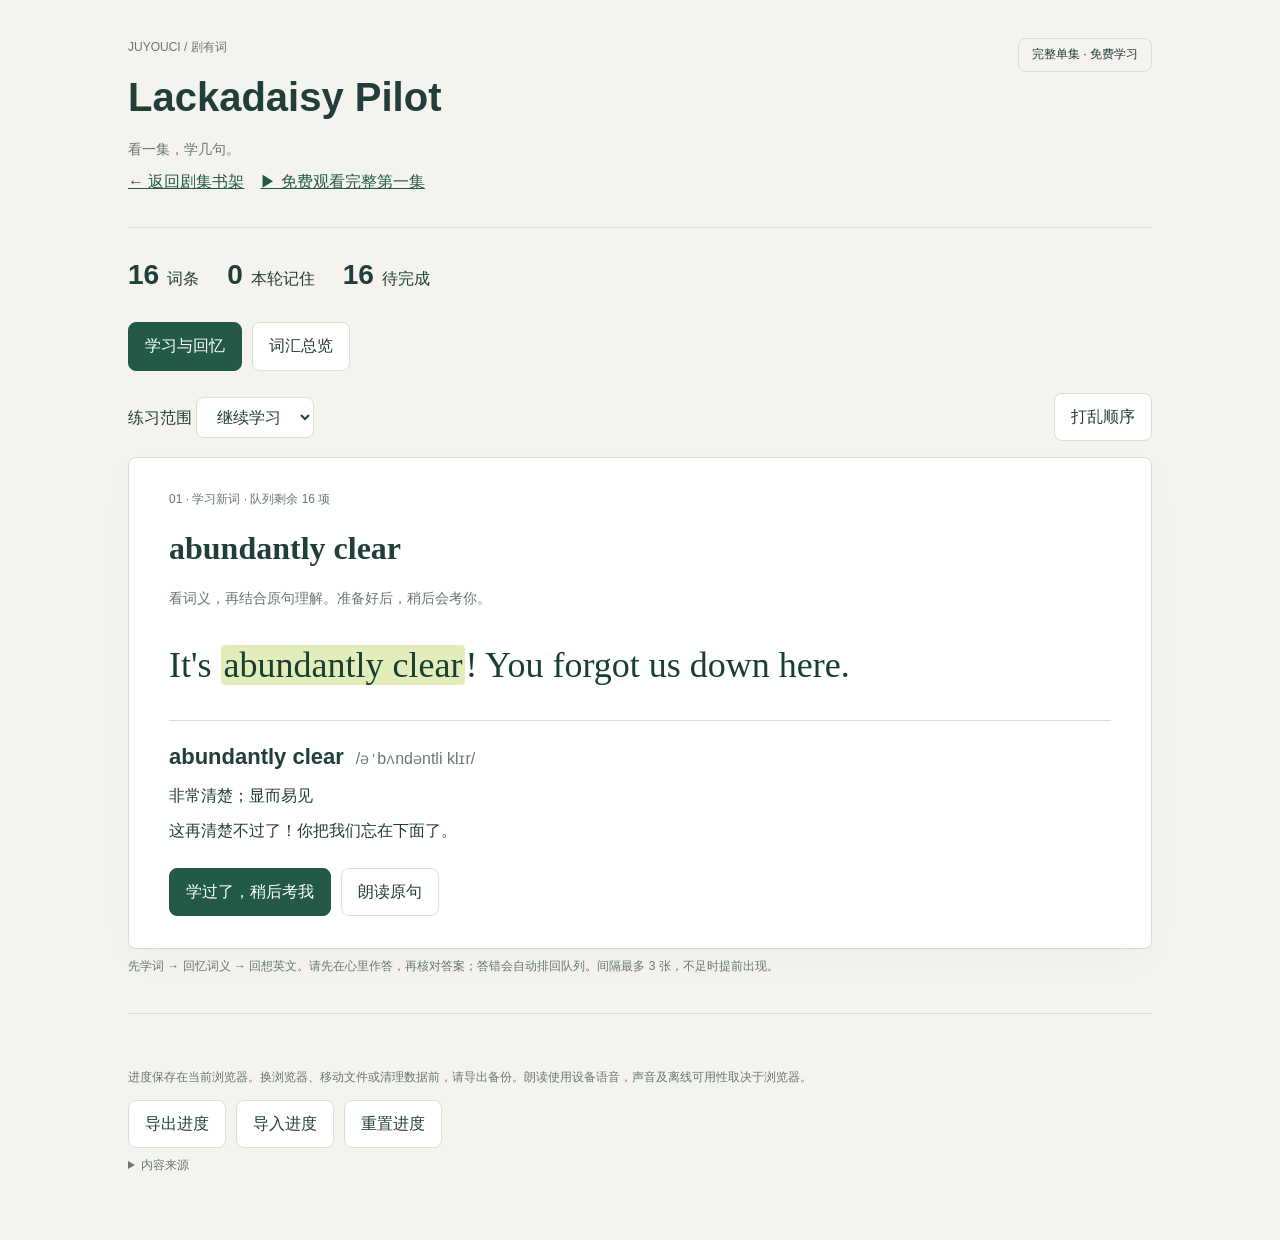
<file: episodes/lackadaisy-pilot.html>
<!doctype html>
<html lang="zh-CN">
<head><meta charset="utf-8"><meta name="viewport" content="width=device-width,initial-scale=1"><title>剧有词 · 学习卡</title>
<style>
:root{--bg:#f4f3ed;--ink:#213e39;--muted:#687772;--line:#d8dfd6;--green:#235a47;--soft:#e5ecdf}*{box-sizing:border-box}body{margin:0;background:var(--bg);color:var(--ink);font:16px/1.65 -apple-system,BlinkMacSystemFont,"Segoe UI",sans-serif}main{max-width:1080px;margin:auto;padding:38px 28px 64px}header{display:flex;justify-content:space-between;gap:20px;align-items:flex-start;border-bottom:1px solid var(--line);padding-bottom:24px}.eyebrow{font-size:12px;letter-spacing:0;text-transform:uppercase;color:var(--muted)}h1{font-size:clamp(26px,4vw,40px);letter-spacing:0;margin:6px 0}p{margin:8px 0}.muted{color:var(--muted);font-size:14px}.badge{border:1px solid var(--line);border-radius:8px;padding:6px 13px;font-size:12px;white-space:nowrap}.stats{display:flex;gap:28px;margin:24px 0}.stats strong{font-size:28px;margin-right:8px}nav,.toolbar,.actions{display:flex;gap:10px;flex-wrap:wrap;align-items:center}button,select,input{font:inherit}button,select{border:1px solid var(--line);background:#fff;color:var(--ink);padding:10px 16px;border-radius:8px;cursor:pointer}button:hover{background:var(--soft)}button:disabled{opacity:.4;cursor:default}button:focus-visible,input:focus-visible,select:focus-visible{outline:3px solid #d99945;outline-offset:3px}.primary,button[aria-pressed=true]{background:var(--green);color:white;border-color:var(--green)}.toolbar{justify-content:space-between;margin:22px 0 16px}.card{background:#fff;border:1px solid var(--line);border-radius:8px;padding:32px 40px;min-height:370px;box-shadow:0 12px 35px #213e3906}.sentence{font-family:Georgia,serif;font-size:clamp(25px,4vw,36px);line-height:1.5;margin:28px 0;color:#193e33}.answer{border-top:1px solid var(--line);margin:22px 0;padding-top:18px}.term{font-size:22px;font-weight:650}.ipa{font-size:16px;color:var(--muted);font-weight:400;margin-left:12px}.actions{margin-top:24px}.bottom{justify-content:space-between;margin-top:18px;display:flex;gap:12px;align-items:center}.hint{font-size:12px;color:var(--muted)}input[type=search]{width:100%;padding:14px 18px;border:1px solid var(--line);border-radius:8px;background:white;margin:22px 0}.word{background:white;border:1px solid var(--line);border-radius:8px;padding:20px 24px;margin-bottom:12px}.word-top{display:flex;justify-content:space-between;gap:12px}.word p{overflow-wrap:anywhere}.word .example{font-family:Georgia,serif;font-size:20px}footer{margin-top:36px;padding-top:22px;border-top:1px solid var(--line)}footer .actions{margin-top:12px}#notice{min-height:24px;color:#855220;font-size:14px}#source-list{overflow-wrap:anywhere}a{color:var(--green)}[hidden]{display:none!important}@media(max-width:620px){main{padding:24px 16px}header{display:block}.badge{display:inline-block;margin-top:10px}.card{padding:22px;min-height:360px}.stats{gap:18px}.stats strong{font-size:23px}.bottom{align-items:flex-start;flex-direction:column}.actions button{flex:1}.word{padding:16px}}
mark{background:#e3edb9;color:inherit;border-radius:4px;padding:0 3px}.target{font:600 32px/1.4 Georgia,serif;margin:16px 0}.sentence{overflow-wrap:anywhere}
</style><link rel="stylesheet" href="../assets/selection-tools.css"></head>
<body><main>
<header><div><div class="eyebrow">JUYOUCI / 剧有词</div><h1 id="title"></h1><p class="muted">看一集，学几句。</p><p><a href="../index.html">← 返回剧集书架</a>　<a href="https://www.youtube.com/watch?v=vffu6FG4YP4" target="_blank" rel="noopener noreferrer">▶ 免费观看完整第一集</a></p></div><span class="badge">完整单集 · 免费学习</span></header>
<div class="stats" aria-label="学习统计"><div><strong id="total">0</strong>词条</div><div><strong id="learned">0</strong>本轮记住</div><div><strong id="remaining">0</strong>待完成</div></div>
<nav aria-label="页面模式"><button id="study-tab" aria-pressed="true">学习与回忆</button><button id="list-tab" aria-pressed="false">词汇总览</button></nav>
<section id="study"><div class="toolbar"><label>练习范围 <select id="filter"><option value="unlearned">继续学习</option><option value="again">需要再练</option><option value="all">全部复习</option></select></label><button id="shuffle">打乱顺序</button></div>
<div class="card"><div class="eyebrow" id="position"></div><h2 class="target" id="target"></h2><p class="muted" id="prompt"></p><p class="sentence" id="sentence"></p><div class="answer" id="answer"><div><span class="term" id="term"></span><span class="ipa" id="ipa"></span></div><p id="meaning"></p><p id="translation"></p></div><div class="actions"><button class="primary" id="start">学过了，稍后考我</button><button class="primary" id="reveal" hidden>核对答案</button><button id="speak">朗读原句</button></div><div class="actions" id="ratings" hidden><button id="again">没想起来</button><button class="primary" id="known">想起来了</button></div></div>
<p class="hint">先学词 → 回忆词义 → 回想英文。请先在心里作答，再核对答案；答错会自动排回队列。间隔最多 3 张，不足时提前出现。</p></section>
<section id="list" hidden><input id="search" name="vocab-search" type="search" aria-label="搜索词汇" placeholder="搜索词汇、释义或台词…"><p class="muted" id="results"></p><div id="words"></div></section>
<footer><div id="notice" role="status" aria-live="polite"></div><p class="hint">进度保存在当前浏览器。换浏览器、移动文件或清理数据前，请导出备份。朗读使用设备语音，声音及离线可用性取决于浏览器。</p><div class="actions"><button id="export">导出进度</button><button id="import">导入进度</button><button id="reset">重置进度</button><input type="file" id="file" accept="application/json,.json" hidden></div><p class="muted" id="note"></p><details><summary class="hint">内容来源</summary><div id="source-list"></div></details></footer>
</main><script type="application/json" id="vocab-data">{"title": "Lackadaisy Pilot", "deck_id": "lackadaisy:pilot:zh", "cards": [{"term": "abundantly clear", "meaning": "非常清楚；显而易见", "ipa": "/əˈbʌndəntli klɪr/", "sentence": "It's abundantly clear! You forgot us down here.", "translation": "这再清楚不过了！你把我们忘在下面了。", "target_spans": [[5, 21]], "id": "2a72dd5194c532272032"}, {"term": "that's plenty", "meaning": "够了；已经很多了", "ipa": "/ðæts ˈplenti/", "sentence": "Please, no. No, that's plenty.", "translation": "拜托，别了。真的，已经够了。", "target_spans": [[16, 29]], "id": "27843aaa19bb08d5dd87"}, {"term": "make such a ruckus", "meaning": "闹出这么大的动静", "ipa": "/meɪk sʌtʃ ə ˈrʌkəs/", "sentence": "I'm not sure lookouts are supposed to make such a ruckus anyway.", "translation": "我不确定放哨的人是不是应该闹出这么大动静。", "target_spans": [[38, 56]], "id": "509591ecfea862d126e1"}, {"term": "cursed with", "meaning": "受……所苦；天生带着（戏谑）", "ipa": "/kɜːrst wɪð/", "sentence": "I was cursed, cursed with these spaghetti arms!", "translation": "我受到了诅咒，长着这两条意大利面似的胳膊！", "target_spans": [[14, 25]], "id": "d0c51fe20d182d9e29b7"}, {"term": "go-getter", "meaning": "积极进取、干劲十足的人", "ipa": "/ˌɡoʊ ˈɡetər/", "sentence": "Look at him digging his way to martyrdom, the little go-getter!", "translation": "瞧他一路挖向殉道，多么有干劲的小家伙！", "target_spans": [[53, 62]], "id": "a980e3a07ab5e5eeb18a"}, {"term": "on their turf", "meaning": "在他们的地盘上", "ipa": "/ɒn ðer tɜːrf/", "sentence": "It's all these unresting spirits! We're trespassin' on their turf.", "translation": "都是这些不得安息的灵魂！我们闯进他们的地盘了。", "target_spans": [[52, 65]], "id": "1bf2749fc360ca319f96"}, {"term": "settle down", "meaning": "冷静下来；安定下来", "ipa": "/ˈsetl daʊn/", "sentence": "Settle down, cousin. The spirits are all bottled up.", "translation": "冷静点，表弟。那些幽灵全都装在瓶子里呢。", "target_spans": [[0, 11]], "id": "97f880d2a59bb30c4138"}, {"term": "turned out just fine", "meaning": "结果完全没事；结局挺好", "ipa": "/tɜːrnd aʊt dʒʌst faɪn/", "sentence": "Hundred years past, Burke and Hare were up to much worse. And things turned out just fine for them.", "translation": "一百年前，伯克和黑尔干得更过分，而他们最后不也挺好的嘛。", "target_spans": [[69, 89]], "id": "69c293677fa994a052ef"}, {"term": "discreet", "meaning": "谨慎低调的；不引人注意的", "ipa": "/dɪˈskriːt/", "sentence": "Right. We've been so discreet up until now.", "translation": "是啊，我们到现在为止可真够低调的。", "target_spans": [[21, 29]], "id": "bc4bff6bc31d63c6b09c"}, {"term": "get away", "meaning": "逃脱；跑掉", "ipa": "/ɡet əˈweɪ/", "sentence": "No! Don't let that get away! Miss M can't spare a drop!", "translation": "不！别让它跑掉！M 小姐一滴都损失不起！", "target_spans": [[19, 27]], "id": "c65e9901f60ce0479589"}, {"term": "prolong this", "meaning": "拖延这件事", "ipa": "/prəˈlɒŋ ðɪs/", "sentence": "Let's not prolong this. This is a trifling matter.", "translation": "别再拖了。这只是一件小事。", "target_spans": [[10, 22]], "id": "e428d5f7464b99ad16a3"}, {"term": "confounded the enemy", "meaning": "把敌人弄糊涂了", "ipa": "/kənˈfaʊndɪd ði ˈenəmi/", "sentence": "Well, you're so bad at it, you've confounded the enemy!", "translation": "你开得太差，反而把敌人给弄糊涂了！", "target_spans": [[34, 54]], "id": "254e9d91df4392674e40"}, {"term": "firepower", "meaning": "火力；武器威力", "ipa": "/ˈfaɪərpaʊər/", "sentence": "Well, they got more firepower than I expected.", "translation": "他们的火力比我预想的更强。", "target_spans": [[20, 29]], "id": "312b35090a84bdab4c23"}, {"term": "take care of", "meaning": "处理；照料", "ipa": "/teɪk ker əv/", "sentence": "I'll take care of that. Disable the vehicle.", "translation": "那个交给我处理。你们让车辆动不了。", "target_spans": [[5, 17]], "id": "7870595f4cf46ac6805e"}, {"term": "draw them away", "meaning": "把他们引开", "ipa": "/drɔː ðem əˈweɪ/", "sentence": "I'll draw them away. You start the car. Please.", "translation": "我把他们引开。请你发动汽车。", "target_spans": [[5, 19]], "id": "d460bcd86e83cadb2059"}, {"term": "skedaddle", "meaning": "赶紧离开；溜之大吉", "ipa": "/skɪˈdædl/", "sentence": "Come on, mudbug! Ohhh. We got to skedaddle!", "translation": "快来，小泥虫！我们得赶紧开溜！", "target_spans": [[33, 42]], "id": "6f85ec758d7c7758fad7"}], "sources": ["https://lackadaisy.fandom.com/wiki/Lackadaisy:_The_Animated_Short/Transcript", "https://www.youtube.com/watch?v=vffu6FG4YP4"], "note": ""}</script><script>
'use strict';
const D=JSON.parse(document.getElementById('vocab-data').textContent), $=id=>document.getElementById(id);
const key='series-vocab:v1:'+D.deck_id, ids=new Set(D.cards.map(c=>c.id));
let progress={}, queue=[],revealed=false,mode='study';
const cardById=new Map(D.cards.map(c=>[c.id,c]));
function notify(s){$('notice').textContent=s;}
function cleanProgress(p){if(!p||typeof p!=='object'||Array.isArray(p))throw Error('进度格式不正确');const out={};for(const [id,v] of Object.entries(p)){if(!ids.has(id))continue;if(!['known','again','studied','meaning'].includes(v))throw Error('进度状态不正确');out[id]=v;}return out;}
try{const saved=localStorage.getItem(key);if(saved)progress=cleanProgress(JSON.parse(saved));}catch(e){notify('无法读取本地进度；本次仍可学习，请使用导出进度保存。');}
function save(){try{localStorage.setItem(key,JSON.stringify(progress));}catch(e){notify('浏览器未允许保存进度，请点击“导出进度”备份。');}}
function stats(){$('total').textContent=D.cards.length;const n=D.cards.filter(c=>progress[c.id]==='known').length;$('learned').textContent=n;$('remaining').textContent=D.cards.length-n;}
function current(){return queue.length?cardById.get(queue[0].id):null;}
function rebuild(){queue=D.cards.filter(c=>$('filter').value==='all'||($('filter').value==='again'?progress[c.id]==='again':progress[c.id]!=='known')).map(c=>({id:c.id,phase:!progress[c.id]?'learn':progress[c.id]==='meaning'?'cloze':'meaning'}));render();}
function sentence(c,blank){$('sentence').replaceChildren();let at=0;for(const [start,end] of c.target_spans){$('sentence').append(document.createTextNode(c.sentence.slice(at,start)));const m=document.createElement('mark');m.textContent=blank?'________':c.sentence.slice(start,end);$('sentence').append(m);at=end;}$('sentence').append(document.createTextNode(c.sentence.slice(at)));}
function render(){stats();revealed=false;$('ratings').hidden=true;const c=current();const phase=queue[0]?.phase;
for(const id of ['start','reveal','speak'])$(id).hidden=!c;
$('answer').hidden=!c||phase!=='learn';$('target').hidden=!c;
if(!c){$('position').textContent='本组练习完成';$('sentence').textContent='休息一下吧。之后可以选择“全部复习”再练。';$('prompt').textContent='本轮记住不等于长期掌握，建议过几天再回来复习。';return;}
$('position').textContent=({learn:'01 · 学习新词',meaning:'02 · 回忆词义',cloze:'03 · 回想英文'})[phase]+` · 队列剩余 ${queue.length} 项`;
$('target').textContent=phase==='cloze'?c.meaning:c.term;
$('prompt').textContent=phase==='learn'?'看词义，再结合原句理解。准备好后，稍后会考你。':phase==='meaning'?'标出的词或短语在这句话中是什么意思？':'根据中文意思，回想空格处的英文（按原句形式）。';
sentence(c,phase==='cloze');
for(const f of ['term','ipa','meaning','translation'])$(f).textContent=c[f];
$('start').hidden=phase!=='learn';$('reveal').hidden=phase==='learn';$('reveal').textContent='核对答案';$('speak').hidden=phase==='cloze';}
function reveal(){const c=current();if(!c||queue[0].phase==='learn')return;revealed=true;$('answer').hidden=false;$('ratings').hidden=false;$('reveal').hidden=true;$('speak').hidden=false;if(queue[0].phase==='cloze')sentence(c,false);}
function enqueue(task){queue.splice(Math.min(3,queue.length),0,task);}
function stopVoice(){if('speechSynthesis'in window)speechSynthesis.cancel();}
function study(){if(queue[0]?.phase!=='learn')return;stopVoice();const task=queue.shift();progress[task.id]='studied';enqueue({id:task.id,phase:'meaning'});save();render();}
function rate(value){if(!revealed||!current())return;stopVoice();const task=queue.shift();if(value==='again'){progress[task.id]='again';enqueue({id:task.id,phase:'meaning'});}else if(task.phase==='meaning'){progress[task.id]='meaning';enqueue({id:task.id,phase:'cloze'});}else{progress[task.id]='known';}save();render();}
function list(){const q=$('search').value.trim().toLocaleLowerCase();const rows=D.cards.filter(c=>[c.term,c.meaning,c.sentence,c.translation].join(' ').toLocaleLowerCase().includes(q));$('results').textContent=`找到 ${rows.length} 个词条`;$('words').replaceChildren();for(const c of rows){const el=document.createElement('article');el.className='word';const top=document.createElement('div');top.className='word-top';const term=document.createElement('strong');term.textContent=c.term;const status=document.createElement('span');status.className='hint';status.textContent=progress[c.id]==='known'?'本轮记住':progress[c.id]==='again'?'需要再练':progress[c.id]?'练习中':'未学习';top.append(term,status);el.append(top);for(const [txt,cls]of [[c.ipa,'muted'],[c.meaning,''],[c.sentence,'example'],[c.translation,'muted']]){const p=document.createElement('p');p.textContent=txt;p.className=cls;el.append(p);}$('words').append(el);}}
function switchMode(m){mode=m;$('study').hidden=m!=='study';$('list').hidden=m!=='list';$('study-tab').setAttribute('aria-pressed',m==='study');$('list-tab').setAttribute('aria-pressed',m==='list');if(m==='list')list();}
$('title').textContent=D.title;document.title=D.title+' · 剧有词';$('note').textContent=D.note;
for(const s of D.sources){const p=document.createElement('p');if(/^https?:\/\//i.test(s)){const a=document.createElement('a');a.href=s;a.textContent=s;a.target='_blank';a.rel='noopener noreferrer';p.append(a);}else p.textContent=s;$('source-list').append(p);}
$('study-tab').onclick=()=>switchMode('study');$('list-tab').onclick=()=>switchMode('list');$('search').oninput=list;$('filter').onchange=rebuild;$('reveal').onclick=reveal;$('start').onclick=study;$('known').onclick=()=>rate('known');$('again').onclick=()=>rate('again');
$('shuffle').onclick=()=>{for(let i=queue.length-1;i>0;i--){const j=Math.floor(Math.random()*(i+1));[queue[i],queue[j]]=[queue[j],queue[i]];}render();};
$('speak').onclick=()=>{if(!('speechSynthesis'in window)){notify('当前浏览器不支持朗读，翻卡和复习仍可使用。');return;}const c=current();if(!c)return;speechSynthesis.cancel();const u=new SpeechSynthesisUtterance(c.sentence);u.lang='en-US';u.rate=.85;u.onerror=()=>notify('朗读暂不可用，请检查设备语音或网络。');speechSynthesis.speak(u);};
$('export').onclick=()=>{const blob=new Blob([JSON.stringify({version:1,deck_id:D.deck_id,progress},null,2)],{type:'application/json'});const url=URL.createObjectURL(blob),a=document.createElement('a');a.href=url;a.download='vocab-progress.json';a.click();setTimeout(()=>URL.revokeObjectURL(url),2000);notify('已导出学习进度。');};
$('import').onclick=()=>$('file').click();$('file').onchange=async()=>{const f=$('file').files[0];if(!f)return;try{if(f.size>2000000)throw Error('文件过大');const obj=JSON.parse(await f.text());if(obj.version!==1||obj.deck_id!==D.deck_id)throw Error('这份进度不属于当前词汇页');const p=cleanProgress(obj.progress);if(!confirm('导入会替换当前学习进度，继续吗？'))return;progress=p;save();rebuild();list();notify('进度已导入。');}catch(e){notify('导入失败：'+e.message);}finally{$('file').value='';}};
$('reset').onclick=()=>{if(!confirm('确定清除这一集的学习进度吗？'))return;progress={};save();rebuild();list();notify('已重置本集进度。');};
rebuild();
</script><script src="../assets/selection-tools.js"></script></body></html>
</file>
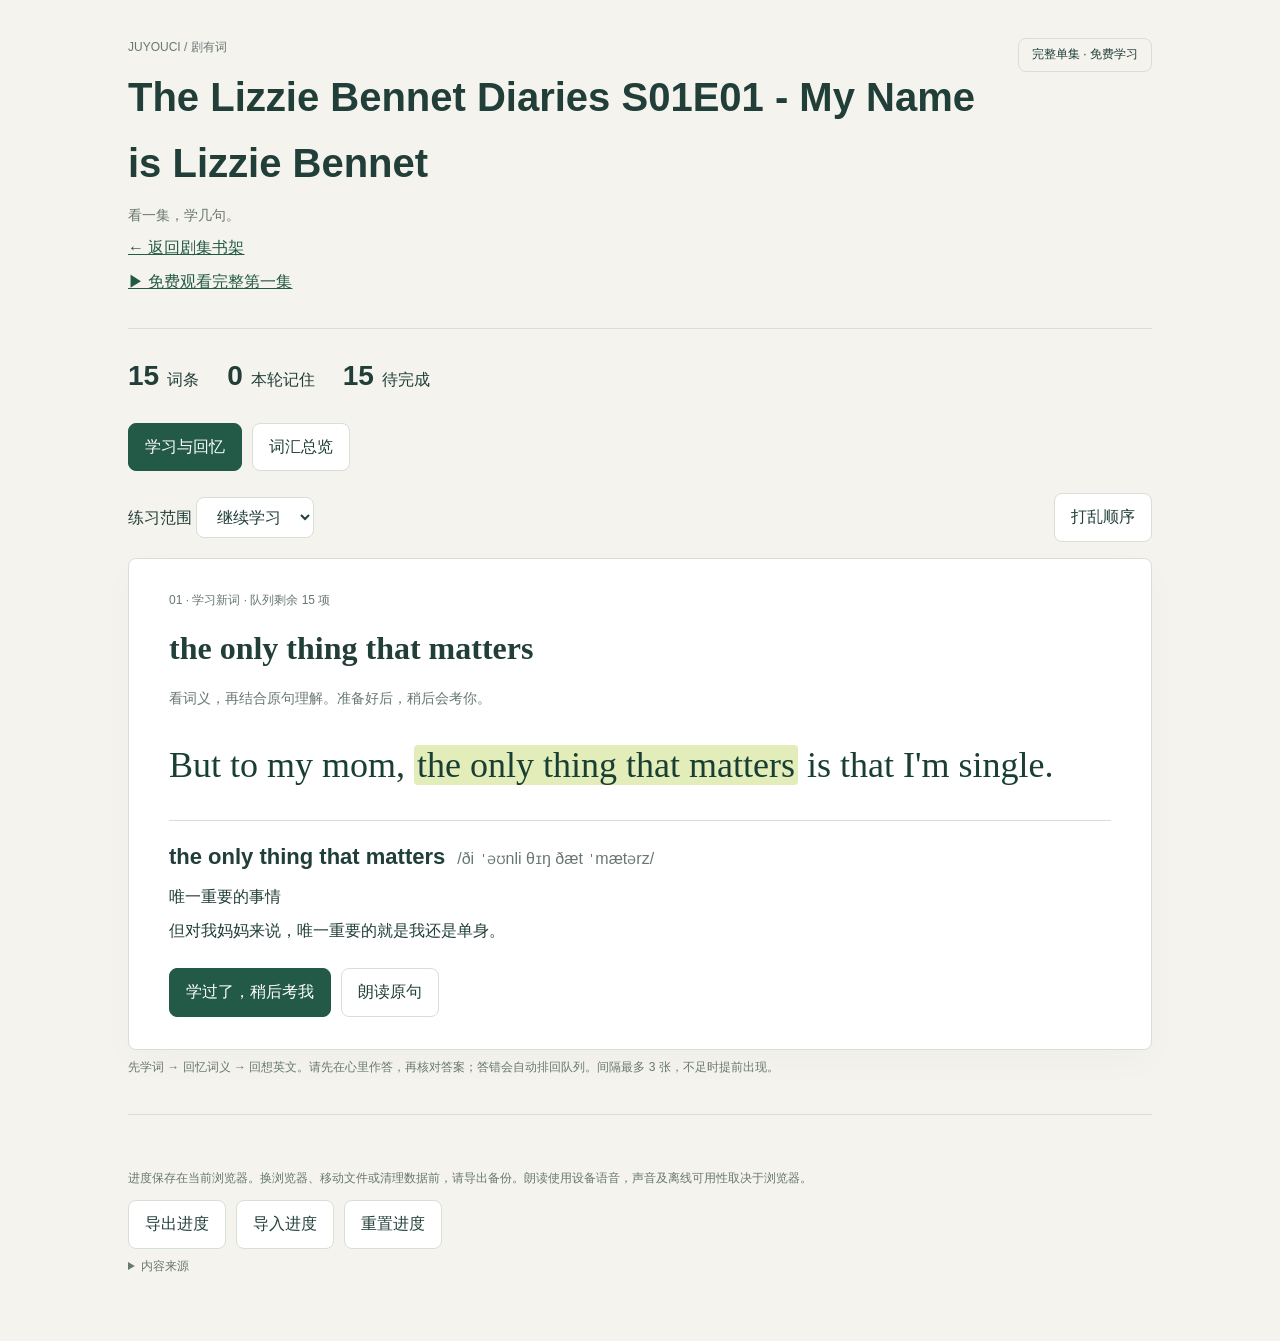
<file: episodes/lizzie-bennet-s01e01.html>
<!doctype html>
<html lang="zh-CN">
<head><meta charset="utf-8"><meta name="viewport" content="width=device-width,initial-scale=1"><title>剧有词 · 学习卡</title>
<style>
:root{--bg:#f4f3ed;--ink:#213e39;--muted:#687772;--line:#d8dfd6;--green:#235a47;--soft:#e5ecdf}*{box-sizing:border-box}body{margin:0;background:var(--bg);color:var(--ink);font:16px/1.65 -apple-system,BlinkMacSystemFont,"Segoe UI",sans-serif}main{max-width:1080px;margin:auto;padding:38px 28px 64px}header{display:flex;justify-content:space-between;gap:20px;align-items:flex-start;border-bottom:1px solid var(--line);padding-bottom:24px}.eyebrow{font-size:12px;letter-spacing:0;text-transform:uppercase;color:var(--muted)}h1{font-size:clamp(26px,4vw,40px);letter-spacing:0;margin:6px 0}p{margin:8px 0}.muted{color:var(--muted);font-size:14px}.badge{border:1px solid var(--line);border-radius:8px;padding:6px 13px;font-size:12px;white-space:nowrap}.stats{display:flex;gap:28px;margin:24px 0}.stats strong{font-size:28px;margin-right:8px}nav,.toolbar,.actions{display:flex;gap:10px;flex-wrap:wrap;align-items:center}button,select,input{font:inherit}button,select{border:1px solid var(--line);background:#fff;color:var(--ink);padding:10px 16px;border-radius:8px;cursor:pointer}button:hover{background:var(--soft)}button:disabled{opacity:.4;cursor:default}button:focus-visible,input:focus-visible,select:focus-visible{outline:3px solid #d99945;outline-offset:3px}.primary,button[aria-pressed=true]{background:var(--green);color:white;border-color:var(--green)}.toolbar{justify-content:space-between;margin:22px 0 16px}.card{background:#fff;border:1px solid var(--line);border-radius:8px;padding:32px 40px;min-height:370px;box-shadow:0 12px 35px #213e3906}.sentence{font-family:Georgia,serif;font-size:clamp(25px,4vw,36px);line-height:1.5;margin:28px 0;color:#193e33}.answer{border-top:1px solid var(--line);margin:22px 0;padding-top:18px}.term{font-size:22px;font-weight:650}.ipa{font-size:16px;color:var(--muted);font-weight:400;margin-left:12px}.actions{margin-top:24px}.bottom{justify-content:space-between;margin-top:18px;display:flex;gap:12px;align-items:center}.hint{font-size:12px;color:var(--muted)}input[type=search]{width:100%;padding:14px 18px;border:1px solid var(--line);border-radius:8px;background:white;margin:22px 0}.word{background:white;border:1px solid var(--line);border-radius:8px;padding:20px 24px;margin-bottom:12px}.word-top{display:flex;justify-content:space-between;gap:12px}.word p{overflow-wrap:anywhere}.word .example{font-family:Georgia,serif;font-size:20px}footer{margin-top:36px;padding-top:22px;border-top:1px solid var(--line)}footer .actions{margin-top:12px}#notice{min-height:24px;color:#855220;font-size:14px}#source-list{overflow-wrap:anywhere}a{color:var(--green)}[hidden]{display:none!important}@media(max-width:620px){main{padding:24px 16px}header{display:block}.badge{display:inline-block;margin-top:10px}.card{padding:22px;min-height:360px}.stats{gap:18px}.stats strong{font-size:23px}.bottom{align-items:flex-start;flex-direction:column}.actions button{flex:1}.word{padding:16px}}
mark{background:#e3edb9;color:inherit;border-radius:4px;padding:0 3px}.target{font:600 32px/1.4 Georgia,serif;margin:16px 0}.sentence{overflow-wrap:anywhere}
</style><link rel="stylesheet" href="../assets/selection-tools.css"></head>
<body><main>
<header><div><div class="eyebrow">JUYOUCI / 剧有词</div><h1 id="title"></h1><p class="muted">看一集，学几句。</p><p><a href="../index.html">← 返回剧集书架</a></p><p><a href="https://www.youtube.com/watch?v=KisuGP2lcPs" target="_blank" rel="noopener noreferrer">▶ 免费观看完整第一集</a></p></div><span class="badge">完整单集 · 免费学习</span></header>
<div class="stats" aria-label="学习统计"><div><strong id="total">0</strong>词条</div><div><strong id="learned">0</strong>本轮记住</div><div><strong id="remaining">0</strong>待完成</div></div>
<nav aria-label="页面模式"><button id="study-tab" aria-pressed="true">学习与回忆</button><button id="list-tab" aria-pressed="false">词汇总览</button></nav>
<section id="study"><div class="toolbar"><label>练习范围 <select id="filter"><option value="unlearned">继续学习</option><option value="again">需要再练</option><option value="all">全部复习</option></select></label><button id="shuffle">打乱顺序</button></div>
<div class="card"><div class="eyebrow" id="position"></div><h2 class="target" id="target"></h2><p class="muted" id="prompt"></p><p class="sentence" id="sentence"></p><div class="answer" id="answer"><div><span class="term" id="term"></span><span class="ipa" id="ipa"></span></div><p id="meaning"></p><p id="translation"></p></div><div class="actions"><button class="primary" id="start">学过了，稍后考我</button><button class="primary" id="reveal" hidden>核对答案</button><button id="speak">朗读原句</button></div><div class="actions" id="ratings" hidden><button id="again">没想起来</button><button class="primary" id="known">想起来了</button></div></div>
<p class="hint">先学词 → 回忆词义 → 回想英文。请先在心里作答，再核对答案；答错会自动排回队列。间隔最多 3 张，不足时提前出现。</p></section>
<section id="list" hidden><input id="search" name="vocab-search" type="search" aria-label="搜索词汇" placeholder="搜索词汇、释义或台词…"><p class="muted" id="results"></p><div id="words"></div></section>
<footer><div id="notice" role="status" aria-live="polite"></div><p class="hint">进度保存在当前浏览器。换浏览器、移动文件或清理数据前，请导出备份。朗读使用设备语音，声音及离线可用性取决于浏览器。</p><div class="actions"><button id="export">导出进度</button><button id="import">导入进度</button><button id="reset">重置进度</button><input type="file" id="file" accept="application/json,.json" hidden></div><p class="muted" id="note"></p><details><summary class="hint">内容来源</summary><div id="source-list"></div></details></footer>
</main><script type="application/json" id="vocab-data">{"title": "The Lizzie Bennet Diaries S01E01 - My Name is Lizzie Bennet", "deck_id": "lizzie-bennet-diaries:S01E01:zh", "cards": [{"term": "the only thing that matters", "meaning": "唯一重要的事情", "ipa": "/ði ˈəʊnli θɪŋ ðæt ˈmætərz/", "sentence": "But to my mom, the only thing that matters is that I'm single.", "translation": "但对我妈妈来说，唯一重要的就是我还是单身。", "target_spans": [[15, 42]], "id": "6fb524d822f7506c9815"}, {"term": "belong to", "meaning": "属于；是……的一员", "ipa": "/bɪˈlɒŋ tuː/", "sentence": "So my mom belongs to a class of parents I like to call the 2.5 WPF club.", "translation": "我妈妈属于一类我喜欢称作“2.5 WPF 俱乐部”的父母。", "target_spans": [[10, 20]], "id": "52147111129f208be918"}, {"term": "stand for", "meaning": "代表；是……的缩写", "ipa": "/stænd fɔːr/", "sentence": "It stands for home with 2.5 kids and a white picket fence.", "translation": "它代表有两个半孩子和白色尖桩篱笆的家庭。", "target_spans": [[3, 13]], "id": "b934f9d3deb0779719e8"}, {"term": "sound pretty nice", "meaning": "听起来相当不错", "ipa": "/saʊnd ˈprɪti naɪs/", "sentence": "Which, I know, actually sounds pretty nice.", "translation": "这个嘛，我知道，听起来其实挺不错的。", "target_spans": [[24, 42]], "id": "e1e6b44a1816d7654d0d"}, {"term": "talk about something 24/7", "meaning": "一天到晚都在谈某事", "ipa": "/tɔːk əˈbaʊt ˈtwenti fɔːr ˈsevən/", "sentence": "It's really annoying when it's all your mom talks about 24/7.", "translation": "当你妈妈一天到晚只谈这个时，真的很烦。", "target_spans": [[44, 60]], "id": "07cf21304812a0ef556b"}, {"term": "not only", "meaning": "不仅；不只是", "ipa": "/nɒt ˈəʊnli/", "sentence": "Not only is my mom a member of the 2.5 WPF club, she's probably the president.", "translation": "我妈妈不仅是这个俱乐部的成员，她大概还是会长。", "target_spans": [[0, 8]], "id": "bfa84651d3bef7997dec"}, {"term": "present exhibit A", "meaning": "拿出头号证据；展示证据 A", "ipa": "/prɪˈzent ɪɡˈzɪbɪt eɪ/", "sentence": "Ladies and gentlemen, I present again... exhibit A.", "translation": "女士们先生们，我再次呈上……证据 A。", "target_spans": [[24, 31], [41, 50]], "id": "918b58944bf15cc6bde7"}, {"term": "a great number of", "meaning": "大量的；许多的", "ipa": "/ə ɡreɪt ˈnʌmbər əv/", "sentence": "I'm sure there are a great number of rich, young, single men who aren't looking for wives.", "translation": "我相信有很多年轻、富有的单身男人并不想找妻子。", "target_spans": [[19, 36]], "id": "1744e8253df9428d2129"}, {"term": "look for", "meaning": "寻找；寻求", "ipa": "/lʊk fɔːr/", "sentence": "I'm sure there are rich, young, single men who aren't looking for wives.", "translation": "我相信有些年轻、富有的单身男人并不在寻找妻子。", "target_spans": [[54, 65]], "id": "3aec4163082f74434466"}, {"term": "examine the percentages", "meaning": "分析比例或概率", "ipa": "/ɪɡˈzæmɪn ðə pərˈsentɪdʒɪz/", "sentence": "In fact, let's examine the percentages.", "translation": "事实上，让我们分析一下比例。", "target_spans": [[15, 38]], "id": "ee403f499de01c9e8f16"}, {"term": "dead-end relationship", "meaning": "没有未来、走入死胡同的关系", "ipa": "/ˌded ˈend rɪˈleɪʃənʃɪp/", "sentence": "Incapable of escaping current dead-end relationships.", "translation": "无法摆脱目前毫无前途的关系。", "target_spans": [[30, 52]], "id": "c05daa0768143723f657"}, {"term": "find oneself", "meaning": "寻找自我；弄清人生方向", "ipa": "/faɪnd wʌnˈself/", "sentence": "Sailing around the world trying to find themselves.", "translation": "航行世界各地，试图寻找自我。", "target_spans": [[35, 50]], "id": "71a4864e10ec360dec16"}, {"term": "focus on", "meaning": "专注于", "ipa": "/ˈfəʊkəs ɒn/", "sentence": "Focusing on work, or skills, or hobbies, or whatever it is that rich guys do when they're young.", "translation": "专注于工作、技能、爱好，或者那些有钱男人年轻时会做的任何事。", "target_spans": [[0, 11]], "id": "acfbec61628161ff4bce"}, {"term": "according to", "meaning": "根据；按照……所说", "ipa": "/əˈkɔːrdɪŋ tuː/", "sentence": "But no, according to my mother, every rich single guy is put on this planet to impregnate her daughters.", "translation": "但不是，照我妈妈的说法，每个富有的单身男人来到世上都是为了让她的女儿怀孕。", "target_spans": [[8, 20]], "id": "1e7d45cdcc67e10dae7f"}, {"term": "be put on this planet", "meaning": "来到这个世界；生而为了……", "ipa": "/biː pʊt ɒn ðɪs ˈplænɪt/", "sentence": "Every rich single guy is put on this planet to impregnate her daughters.", "translation": "每个富有的单身男人来到世上都是为了让她的女儿怀孕。", "target_spans": [[22, 43]], "id": "abaf61a6063f7cdb2c01"}], "sources": ["https://www.youtube.com/watch?v=KisuGP2lcPs", "https://nerdfighteria.info/v/KisuGP2lcPs"], "note": ""}</script><script>
'use strict';
const D=JSON.parse(document.getElementById('vocab-data').textContent), $=id=>document.getElementById(id);
const key='series-vocab:v1:'+D.deck_id, ids=new Set(D.cards.map(c=>c.id));
let progress={}, queue=[],revealed=false,mode='study';
const cardById=new Map(D.cards.map(c=>[c.id,c]));
function notify(s){$('notice').textContent=s;}
function cleanProgress(p){if(!p||typeof p!=='object'||Array.isArray(p))throw Error('进度格式不正确');const out={};for(const [id,v] of Object.entries(p)){if(!ids.has(id))continue;if(!['known','again','studied','meaning'].includes(v))throw Error('进度状态不正确');out[id]=v;}return out;}
try{const saved=localStorage.getItem(key);if(saved)progress=cleanProgress(JSON.parse(saved));}catch(e){notify('无法读取本地进度；本次仍可学习，请使用导出进度保存。');}
function save(){try{localStorage.setItem(key,JSON.stringify(progress));}catch(e){notify('浏览器未允许保存进度，请点击“导出进度”备份。');}}
function stats(){$('total').textContent=D.cards.length;const n=D.cards.filter(c=>progress[c.id]==='known').length;$('learned').textContent=n;$('remaining').textContent=D.cards.length-n;}
function current(){return queue.length?cardById.get(queue[0].id):null;}
function rebuild(){queue=D.cards.filter(c=>$('filter').value==='all'||($('filter').value==='again'?progress[c.id]==='again':progress[c.id]!=='known')).map(c=>({id:c.id,phase:!progress[c.id]?'learn':progress[c.id]==='meaning'?'cloze':'meaning'}));render();}
function sentence(c,blank){$('sentence').replaceChildren();let at=0;for(const [start,end] of c.target_spans){$('sentence').append(document.createTextNode(c.sentence.slice(at,start)));const m=document.createElement('mark');m.textContent=blank?'________':c.sentence.slice(start,end);$('sentence').append(m);at=end;}$('sentence').append(document.createTextNode(c.sentence.slice(at)));}
function render(){stats();revealed=false;$('ratings').hidden=true;const c=current();const phase=queue[0]?.phase;
for(const id of ['start','reveal','speak'])$(id).hidden=!c;
$('answer').hidden=!c||phase!=='learn';$('target').hidden=!c;
if(!c){$('position').textContent='本组练习完成';$('sentence').textContent='休息一下吧。之后可以选择“全部复习”再练。';$('prompt').textContent='本轮记住不等于长期掌握，建议过几天再回来复习。';return;}
$('position').textContent=({learn:'01 · 学习新词',meaning:'02 · 回忆词义',cloze:'03 · 回想英文'})[phase]+` · 队列剩余 ${queue.length} 项`;
$('target').textContent=phase==='cloze'?c.meaning:c.term;
$('prompt').textContent=phase==='learn'?'看词义，再结合原句理解。准备好后，稍后会考你。':phase==='meaning'?'标出的词或短语在这句话中是什么意思？':'根据中文意思，回想空格处的英文（按原句形式）。';
sentence(c,phase==='cloze');
for(const f of ['term','ipa','meaning','translation'])$(f).textContent=c[f];
$('start').hidden=phase!=='learn';$('reveal').hidden=phase==='learn';$('reveal').textContent='核对答案';$('speak').hidden=phase==='cloze';}
function reveal(){const c=current();if(!c||queue[0].phase==='learn')return;revealed=true;$('answer').hidden=false;$('ratings').hidden=false;$('reveal').hidden=true;$('speak').hidden=false;if(queue[0].phase==='cloze')sentence(c,false);}
function enqueue(task){queue.splice(Math.min(3,queue.length),0,task);}
function stopVoice(){if('speechSynthesis'in window)speechSynthesis.cancel();}
function study(){if(queue[0]?.phase!=='learn')return;stopVoice();const task=queue.shift();progress[task.id]='studied';enqueue({id:task.id,phase:'meaning'});save();render();}
function rate(value){if(!revealed||!current())return;stopVoice();const task=queue.shift();if(value==='again'){progress[task.id]='again';enqueue({id:task.id,phase:'meaning'});}else if(task.phase==='meaning'){progress[task.id]='meaning';enqueue({id:task.id,phase:'cloze'});}else{progress[task.id]='known';}save();render();}
function list(){const q=$('search').value.trim().toLocaleLowerCase();const rows=D.cards.filter(c=>[c.term,c.meaning,c.sentence,c.translation].join(' ').toLocaleLowerCase().includes(q));$('results').textContent=`找到 ${rows.length} 个词条`;$('words').replaceChildren();for(const c of rows){const el=document.createElement('article');el.className='word';const top=document.createElement('div');top.className='word-top';const term=document.createElement('strong');term.textContent=c.term;const status=document.createElement('span');status.className='hint';status.textContent=progress[c.id]==='known'?'本轮记住':progress[c.id]==='again'?'需要再练':progress[c.id]?'练习中':'未学习';top.append(term,status);el.append(top);for(const [txt,cls]of [[c.ipa,'muted'],[c.meaning,''],[c.sentence,'example'],[c.translation,'muted']]){const p=document.createElement('p');p.textContent=txt;p.className=cls;el.append(p);}$('words').append(el);}}
function switchMode(m){mode=m;$('study').hidden=m!=='study';$('list').hidden=m!=='list';$('study-tab').setAttribute('aria-pressed',m==='study');$('list-tab').setAttribute('aria-pressed',m==='list');if(m==='list')list();}
$('title').textContent=D.title;document.title=D.title+' · 剧有词';$('note').textContent=D.note;
for(const s of D.sources){const p=document.createElement('p');if(/^https?:\/\//i.test(s)){const a=document.createElement('a');a.href=s;a.textContent=s;a.target='_blank';a.rel='noopener noreferrer';p.append(a);}else p.textContent=s;$('source-list').append(p);}
$('study-tab').onclick=()=>switchMode('study');$('list-tab').onclick=()=>switchMode('list');$('search').oninput=list;$('filter').onchange=rebuild;$('reveal').onclick=reveal;$('start').onclick=study;$('known').onclick=()=>rate('known');$('again').onclick=()=>rate('again');
$('shuffle').onclick=()=>{for(let i=queue.length-1;i>0;i--){const j=Math.floor(Math.random()*(i+1));[queue[i],queue[j]]=[queue[j],queue[i]];}render();};
$('speak').onclick=()=>{if(!('speechSynthesis'in window)){notify('当前浏览器不支持朗读，翻卡和复习仍可使用。');return;}const c=current();if(!c)return;speechSynthesis.cancel();const u=new SpeechSynthesisUtterance(c.sentence);u.lang='en-US';u.rate=.85;u.onerror=()=>notify('朗读暂不可用，请检查设备语音或网络。');speechSynthesis.speak(u);};
$('export').onclick=()=>{const blob=new Blob([JSON.stringify({version:1,deck_id:D.deck_id,progress},null,2)],{type:'application/json'});const url=URL.createObjectURL(blob),a=document.createElement('a');a.href=url;a.download='vocab-progress.json';a.click();setTimeout(()=>URL.revokeObjectURL(url),2000);notify('已导出学习进度。');};
$('import').onclick=()=>$('file').click();$('file').onchange=async()=>{const f=$('file').files[0];if(!f)return;try{if(f.size>2000000)throw Error('文件过大');const obj=JSON.parse(await f.text());if(obj.version!==1||obj.deck_id!==D.deck_id)throw Error('这份进度不属于当前词汇页');const p=cleanProgress(obj.progress);if(!confirm('导入会替换当前学习进度，继续吗？'))return;progress=p;save();rebuild();list();notify('进度已导入。');}catch(e){notify('导入失败：'+e.message);}finally{$('file').value='';}};
$('reset').onclick=()=>{if(!confirm('确定清除这一集的学习进度吗？'))return;progress={};save();rebuild();list();notify('已重置本集进度。');};
rebuild();
</script><script src="../assets/selection-tools.js"></script></body></html>
</file>
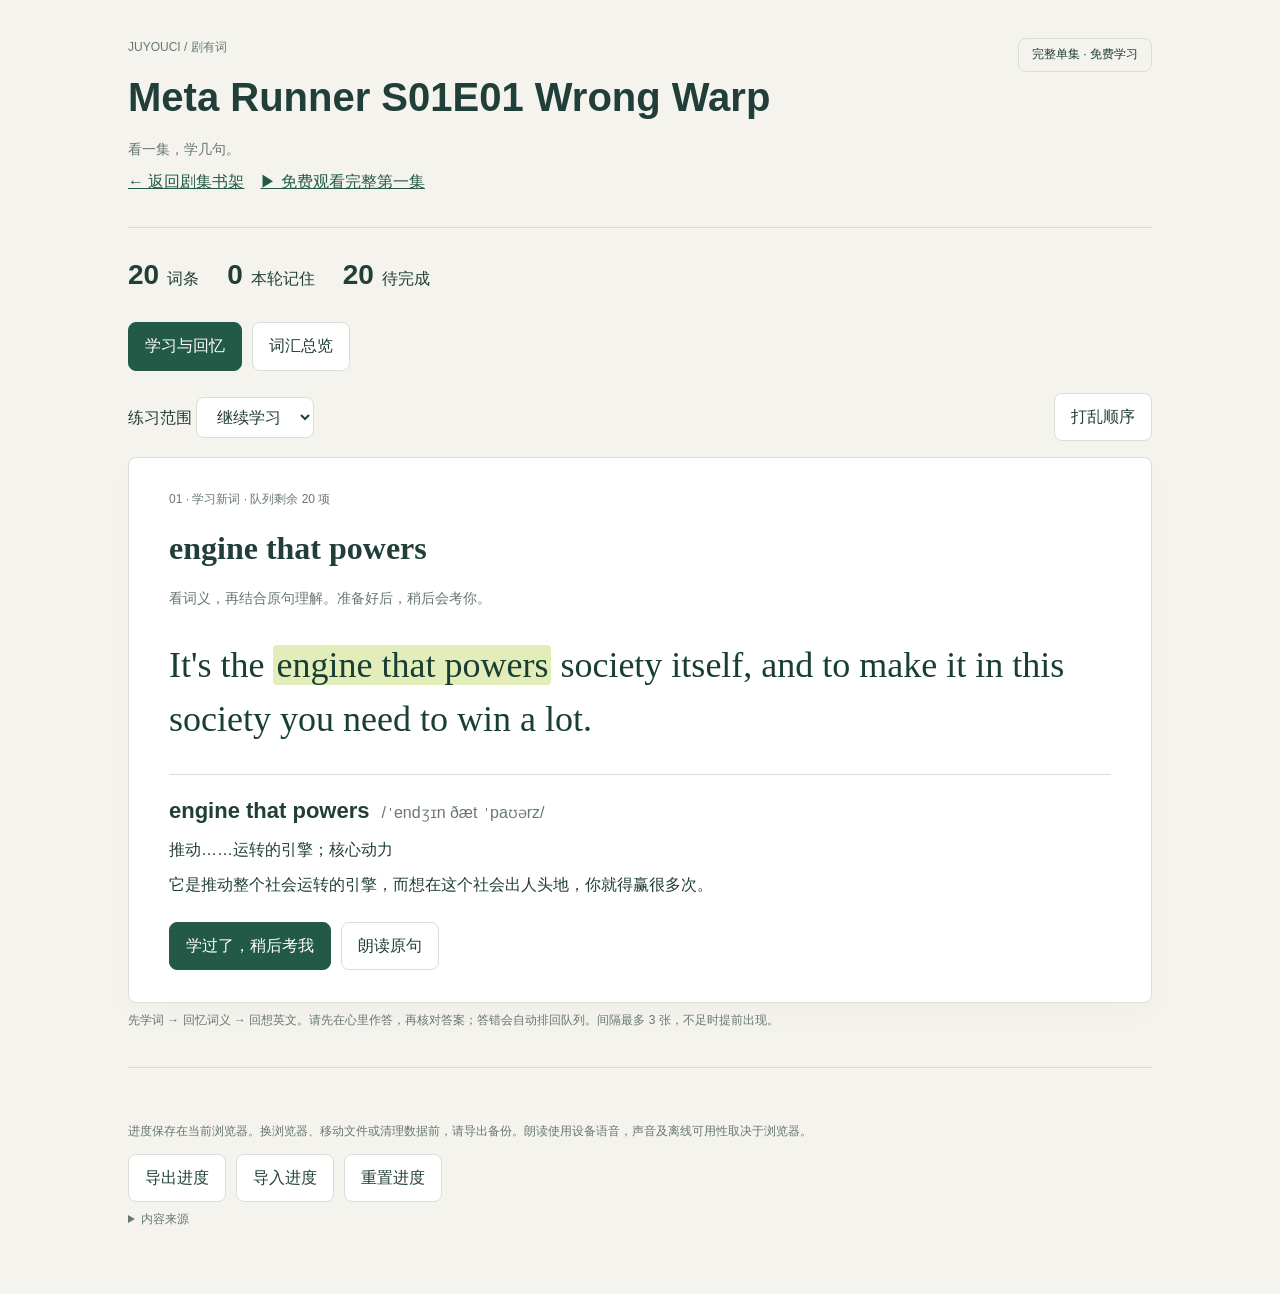
<file: episodes/meta-runner-s01e01.html>
<!doctype html>
<html lang="zh-CN">
<head><meta charset="utf-8"><meta name="viewport" content="width=device-width,initial-scale=1"><title>剧有词 · 学习卡</title>
<style>
:root{--bg:#f4f3ed;--ink:#213e39;--muted:#687772;--line:#d8dfd6;--green:#235a47;--soft:#e5ecdf}*{box-sizing:border-box}body{margin:0;background:var(--bg);color:var(--ink);font:16px/1.65 -apple-system,BlinkMacSystemFont,"Segoe UI",sans-serif}main{max-width:1080px;margin:auto;padding:38px 28px 64px}header{display:flex;justify-content:space-between;gap:20px;align-items:flex-start;border-bottom:1px solid var(--line);padding-bottom:24px}.eyebrow{font-size:12px;letter-spacing:0;text-transform:uppercase;color:var(--muted)}h1{font-size:clamp(26px,4vw,40px);letter-spacing:0;margin:6px 0}p{margin:8px 0}.muted{color:var(--muted);font-size:14px}.badge{border:1px solid var(--line);border-radius:8px;padding:6px 13px;font-size:12px;white-space:nowrap}.stats{display:flex;gap:28px;margin:24px 0}.stats strong{font-size:28px;margin-right:8px}nav,.toolbar,.actions{display:flex;gap:10px;flex-wrap:wrap;align-items:center}button,select,input{font:inherit}button,select{border:1px solid var(--line);background:#fff;color:var(--ink);padding:10px 16px;border-radius:8px;cursor:pointer}button:hover{background:var(--soft)}button:disabled{opacity:.4;cursor:default}button:focus-visible,input:focus-visible,select:focus-visible{outline:3px solid #d99945;outline-offset:3px}.primary,button[aria-pressed=true]{background:var(--green);color:white;border-color:var(--green)}.toolbar{justify-content:space-between;margin:22px 0 16px}.card{background:#fff;border:1px solid var(--line);border-radius:8px;padding:32px 40px;min-height:370px;box-shadow:0 12px 35px #213e3906}.sentence{font-family:Georgia,serif;font-size:clamp(25px,4vw,36px);line-height:1.5;margin:28px 0;color:#193e33}.answer{border-top:1px solid var(--line);margin:22px 0;padding-top:18px}.term{font-size:22px;font-weight:650}.ipa{font-size:16px;color:var(--muted);font-weight:400;margin-left:12px}.actions{margin-top:24px}.bottom{justify-content:space-between;margin-top:18px;display:flex;gap:12px;align-items:center}.hint{font-size:12px;color:var(--muted)}input[type=search]{width:100%;padding:14px 18px;border:1px solid var(--line);border-radius:8px;background:white;margin:22px 0}.word{background:white;border:1px solid var(--line);border-radius:8px;padding:20px 24px;margin-bottom:12px}.word-top{display:flex;justify-content:space-between;gap:12px}.word p{overflow-wrap:anywhere}.word .example{font-family:Georgia,serif;font-size:20px}footer{margin-top:36px;padding-top:22px;border-top:1px solid var(--line)}footer .actions{margin-top:12px}#notice{min-height:24px;color:#855220;font-size:14px}#source-list{overflow-wrap:anywhere}a{color:var(--green)}[hidden]{display:none!important}@media(max-width:620px){main{padding:24px 16px}header{display:block}.badge{display:inline-block;margin-top:10px}.card{padding:22px;min-height:360px}.stats{gap:18px}.stats strong{font-size:23px}.bottom{align-items:flex-start;flex-direction:column}.actions button{flex:1}.word{padding:16px}}
mark{background:#e3edb9;color:inherit;border-radius:4px;padding:0 3px}.target{font:600 32px/1.4 Georgia,serif;margin:16px 0}.sentence{overflow-wrap:anywhere}
</style><link rel="stylesheet" href="../assets/selection-tools.css"></head>
<body><main>
<header><div><div class="eyebrow">JUYOUCI / 剧有词</div><h1 id="title"></h1><p class="muted">看一集，学几句。</p><p><a href="../index.html">← 返回剧集书架</a>　<a href="https://www.youtube.com/watch?v=bmhAp0SNUVM" target="_blank" rel="noopener noreferrer">▶ 免费观看完整第一集</a></p></div><span class="badge">完整单集 · 免费学习</span></header>
<div class="stats" aria-label="学习统计"><div><strong id="total">0</strong>词条</div><div><strong id="learned">0</strong>本轮记住</div><div><strong id="remaining">0</strong>待完成</div></div>
<nav aria-label="页面模式"><button id="study-tab" aria-pressed="true">学习与回忆</button><button id="list-tab" aria-pressed="false">词汇总览</button></nav>
<section id="study"><div class="toolbar"><label>练习范围 <select id="filter"><option value="unlearned">继续学习</option><option value="again">需要再练</option><option value="all">全部复习</option></select></label><button id="shuffle">打乱顺序</button></div>
<div class="card"><div class="eyebrow" id="position"></div><h2 class="target" id="target"></h2><p class="muted" id="prompt"></p><p class="sentence" id="sentence"></p><div class="answer" id="answer"><div><span class="term" id="term"></span><span class="ipa" id="ipa"></span></div><p id="meaning"></p><p id="translation"></p></div><div class="actions"><button class="primary" id="start">学过了，稍后考我</button><button class="primary" id="reveal" hidden>核对答案</button><button id="speak">朗读原句</button></div><div class="actions" id="ratings" hidden><button id="again">没想起来</button><button class="primary" id="known">想起来了</button></div></div>
<p class="hint">先学词 → 回忆词义 → 回想英文。请先在心里作答，再核对答案；答错会自动排回队列。间隔最多 3 张，不足时提前出现。</p></section>
<section id="list" hidden><input id="search" name="vocab-search" type="search" aria-label="搜索词汇" placeholder="搜索词汇、释义或台词…"><p class="muted" id="results"></p><div id="words"></div></section>
<footer><div id="notice" role="status" aria-live="polite"></div><p class="hint">进度保存在当前浏览器。换浏览器、移动文件或清理数据前，请导出备份。朗读使用设备语音，声音及离线可用性取决于浏览器。</p><div class="actions"><button id="export">导出进度</button><button id="import">导入进度</button><button id="reset">重置进度</button><input type="file" id="file" accept="application/json,.json" hidden></div><p class="muted" id="note"></p><details><summary class="hint">内容来源</summary><div id="source-list"></div></details></footer>
</main><script type="application/json" id="vocab-data">{"title": "Meta Runner S01E01 Wrong Warp", "deck_id": "meta-runner:S01E01:zh", "cards": [{"term": "engine that powers", "meaning": "推动……运转的引擎；核心动力", "ipa": "/ˈendʒɪn ðæt ˈpaʊərz/", "sentence": "It's the engine that powers society itself, and to make it in this society you need to win a lot.", "translation": "它是推动整个社会运转的引擎，而想在这个社会出人头地，你就得赢很多次。", "target_spans": [[9, 27]], "id": "3a1b16e7d6765f1534e4"}, {"term": "at the top of the food chain", "meaning": "处于食物链顶端；居于最高层", "ipa": "/æt ðə tɒp əv ðə fuːd tʃeɪn/", "sentence": "And at the top of the food chain, you have Meta Runners.", "translation": "而位于食物链顶端的，就是 Meta Runners。", "target_spans": [[4, 32]], "id": "743c7bdbc42ceadbebe1"}, {"term": "a boost in", "meaning": "在……方面的提升", "ipa": "/ə buːst ɪn/", "sentence": "People who are willing to replace their limbs just for a boost in accuracy, dexterity and performance.", "translation": "这些人愿意替换自己的肢体，只为提升准确度、灵活性和表现。", "target_spans": [[55, 65]], "id": "22fff20359f7557ca200"}, {"term": "in record time", "meaning": "以创纪录的速度；极快地", "ipa": "/ɪn ˈrekərd taɪm/", "sentence": "You did it! She'll beat the game in record time!", "translation": "你成功了！她会以创纪录的速度通关！", "target_spans": [[33, 47]], "id": "2e631be05d795a3b7f9e"}, {"term": "ramp up the difficulty", "meaning": "提高难度", "ipa": "/ræmp ʌp ðə ˈdɪfɪkəlti/", "sentence": "We're going to ramp up the difficulty a bit.", "translation": "我们要稍微提高一点难度。", "target_spans": [[15, 37]], "id": "4aa00ab93dc14adb1572"}, {"term": "hang in there", "meaning": "坚持住；撑住", "ipa": "/hæŋ ɪn ðer/", "sentence": "Just hang in there! I'm trying to-", "translation": "坚持住！我正在努力……", "target_spans": [[5, 18]], "id": "fdad2002366e67ddc444"}, {"term": "too into the game", "meaning": "玩游戏太投入", "ipa": "/tuː ˈɪntuː ðə ɡeɪm/", "sentence": "He was too into the game that he didn't notice that his ride passed him until it was too late.", "translation": "他玩得太投入，直到车开过去才发现，已经来不及了。", "target_spans": [[7, 24]], "id": "b40231e308b414db6058"}, {"term": "My day's ruined", "meaning": "我这一天都毁了", "ipa": "/maɪ deɪz ˈruːɪnd/", "sentence": "My day's ruined!", "translation": "我这一天都毁了！", "target_spans": [[0, 15]], "id": "6959116e8d28190c3dad"}, {"term": "It was nothing", "meaning": "没什么；小事一桩", "ipa": "/ɪt wəz ˈnʌθɪŋ/", "sentence": "It was nothing!", "translation": "没什么！", "target_spans": [[0, 14]], "id": "1c18a38158513acbea9e"}, {"term": "heard of", "meaning": "听说过", "ipa": "/hɜːrd əv/", "sentence": "I bet you've heard of gaming chairs that go 180 degrees, but can yours do this?", "translation": "我猜你听说过能放倒 180 度的电竞椅，但你的能做到这样吗？", "target_spans": [[13, 21]], "id": "97a5ed780607295af9c9"}, {"term": "calling me", "meaning": "在叫我；召唤我", "ipa": "/ˈkɔːlɪŋ miː/", "sentence": "I think they're calling me there now, so gotta go!", "translation": "我想他们现在正叫我过去，所以我得走了！", "target_spans": [[16, 26]], "id": "09e086c33802b231b0f1"}, {"term": "a bit hazy", "meaning": "有点模糊；记不太清", "ipa": "/ə bɪt ˈheɪzi/", "sentence": "I was wondering if you could tell me where I am? My memory's a bit hazy.", "translation": "你能不能告诉我这是哪里？我的记忆有点模糊。", "target_spans": [[61, 71]], "id": "9b941ffcf7799991f0fc"}, {"term": "top of the line", "meaning": "顶级的；最先进的", "ipa": "/tɒp əv ðə laɪn/", "sentence": "With top of the line peripherals, tools and gaming enhancements as well as the world's greatest e-sports team!", "translation": "这里有顶级外设、工具和游戏增强设备，还有世界上最强的电竞战队！", "target_spans": [[5, 20]], "id": "074d67007c3f1e4e6c0a"}, {"term": "under her belt", "meaning": "已取得；已有……经验", "ipa": "/ˈʌndər hər belt/", "sentence": "Will this be another speedrun world record under her belt?", "translation": "这会成为她拿下的又一个速通世界纪录吗？", "target_spans": [[43, 57]], "id": "723dd7fe496dfbe62665"}, {"term": "all or nothing", "meaning": "孤注一掷；成败在此一举", "ipa": "/ɔːl ɔːr ˈnʌθɪŋ/", "sentence": "It's all or nothing now.", "translation": "现在成败在此一举。", "target_spans": [[5, 19]], "id": "683900059a8424a7794e"}, {"term": "figure it out", "meaning": "自己想明白；找出办法", "ipa": "/ˈfɪɡjər ɪt aʊt/", "sentence": "Fine. I'll just figure it out myself.", "translation": "行吧，我自己想办法。", "target_spans": [[16, 29]], "id": "f83e55d4beddce4e13c2"}, {"term": "button mashing", "meaning": "疯狂乱按按键", "ipa": "/ˈbʌtn ˌmæʃɪŋ/", "sentence": "Button mashing ain't gonna get you anywhere!", "translation": "光是疯狂乱按可不会让你有任何进展！", "target_spans": [[0, 14]], "id": "c84868b1ad93448d80e4"}, {"term": "revolves around", "meaning": "围绕……运转；以……为中心", "ipa": "/rɪˈvɒlvz əˈraʊnd/", "sentence": "This world revolves around games, kid.", "translation": "孩子，这个世界围着游戏转。", "target_spans": [[11, 26]], "id": "ff6bcc239f439f4ae586"}, {"term": "freaked out and froze", "meaning": "吓得失控并僵住", "ipa": "/friːkt aʊt ænd froʊz/", "sentence": "She just sort of freaked out and froze.", "translation": "她就是突然吓得失控，然后僵住了。", "target_spans": [[17, 38]], "id": "a499d206765b466c52db"}, {"term": "taken aback", "meaning": "吃了一惊；措手不及", "ipa": "/ˌteɪkən əˈbæk/", "sentence": "Belle and Lucks are taken aback.", "translation": "贝尔和勒克斯都吃了一惊。", "target_spans": [[20, 31]], "id": "08c58848e6a0984b2c36"}], "sources": ["https://supermarioglitchy4.fandom.com/wiki/META_RUNNER_-_Season_1_Episode_1:_Wrong_Warp/Transcript", "https://www.youtube.com/watch?v=bmhAp0SNUVM"], "note": ""}</script><script>
'use strict';
const D=JSON.parse(document.getElementById('vocab-data').textContent), $=id=>document.getElementById(id);
const key='series-vocab:v1:'+D.deck_id, ids=new Set(D.cards.map(c=>c.id));
let progress={}, queue=[],revealed=false,mode='study';
const cardById=new Map(D.cards.map(c=>[c.id,c]));
function notify(s){$('notice').textContent=s;}
function cleanProgress(p){if(!p||typeof p!=='object'||Array.isArray(p))throw Error('进度格式不正确');const out={};for(const [id,v] of Object.entries(p)){if(!ids.has(id))continue;if(!['known','again','studied','meaning'].includes(v))throw Error('进度状态不正确');out[id]=v;}return out;}
try{const saved=localStorage.getItem(key);if(saved)progress=cleanProgress(JSON.parse(saved));}catch(e){notify('无法读取本地进度；本次仍可学习，请使用导出进度保存。');}
function save(){try{localStorage.setItem(key,JSON.stringify(progress));}catch(e){notify('浏览器未允许保存进度，请点击“导出进度”备份。');}}
function stats(){$('total').textContent=D.cards.length;const n=D.cards.filter(c=>progress[c.id]==='known').length;$('learned').textContent=n;$('remaining').textContent=D.cards.length-n;}
function current(){return queue.length?cardById.get(queue[0].id):null;}
function rebuild(){queue=D.cards.filter(c=>$('filter').value==='all'||($('filter').value==='again'?progress[c.id]==='again':progress[c.id]!=='known')).map(c=>({id:c.id,phase:!progress[c.id]?'learn':progress[c.id]==='meaning'?'cloze':'meaning'}));render();}
function sentence(c,blank){$('sentence').replaceChildren();let at=0;for(const [start,end] of c.target_spans){$('sentence').append(document.createTextNode(c.sentence.slice(at,start)));const m=document.createElement('mark');m.textContent=blank?'________':c.sentence.slice(start,end);$('sentence').append(m);at=end;}$('sentence').append(document.createTextNode(c.sentence.slice(at)));}
function render(){stats();revealed=false;$('ratings').hidden=true;const c=current();const phase=queue[0]?.phase;
for(const id of ['start','reveal','speak'])$(id).hidden=!c;
$('answer').hidden=!c||phase!=='learn';$('target').hidden=!c;
if(!c){$('position').textContent='本组练习完成';$('sentence').textContent='休息一下吧。之后可以选择“全部复习”再练。';$('prompt').textContent='本轮记住不等于长期掌握，建议过几天再回来复习。';return;}
$('position').textContent=({learn:'01 · 学习新词',meaning:'02 · 回忆词义',cloze:'03 · 回想英文'})[phase]+` · 队列剩余 ${queue.length} 项`;
$('target').textContent=phase==='cloze'?c.meaning:c.term;
$('prompt').textContent=phase==='learn'?'看词义，再结合原句理解。准备好后，稍后会考你。':phase==='meaning'?'标出的词或短语在这句话中是什么意思？':'根据中文意思，回想空格处的英文（按原句形式）。';
sentence(c,phase==='cloze');
for(const f of ['term','ipa','meaning','translation'])$(f).textContent=c[f];
$('start').hidden=phase!=='learn';$('reveal').hidden=phase==='learn';$('reveal').textContent='核对答案';$('speak').hidden=phase==='cloze';}
function reveal(){const c=current();if(!c||queue[0].phase==='learn')return;revealed=true;$('answer').hidden=false;$('ratings').hidden=false;$('reveal').hidden=true;$('speak').hidden=false;if(queue[0].phase==='cloze')sentence(c,false);}
function enqueue(task){queue.splice(Math.min(3,queue.length),0,task);}
function stopVoice(){if('speechSynthesis'in window)speechSynthesis.cancel();}
function study(){if(queue[0]?.phase!=='learn')return;stopVoice();const task=queue.shift();progress[task.id]='studied';enqueue({id:task.id,phase:'meaning'});save();render();}
function rate(value){if(!revealed||!current())return;stopVoice();const task=queue.shift();if(value==='again'){progress[task.id]='again';enqueue({id:task.id,phase:'meaning'});}else if(task.phase==='meaning'){progress[task.id]='meaning';enqueue({id:task.id,phase:'cloze'});}else{progress[task.id]='known';}save();render();}
function list(){const q=$('search').value.trim().toLocaleLowerCase();const rows=D.cards.filter(c=>[c.term,c.meaning,c.sentence,c.translation].join(' ').toLocaleLowerCase().includes(q));$('results').textContent=`找到 ${rows.length} 个词条`;$('words').replaceChildren();for(const c of rows){const el=document.createElement('article');el.className='word';const top=document.createElement('div');top.className='word-top';const term=document.createElement('strong');term.textContent=c.term;const status=document.createElement('span');status.className='hint';status.textContent=progress[c.id]==='known'?'本轮记住':progress[c.id]==='again'?'需要再练':progress[c.id]?'练习中':'未学习';top.append(term,status);el.append(top);for(const [txt,cls]of [[c.ipa,'muted'],[c.meaning,''],[c.sentence,'example'],[c.translation,'muted']]){const p=document.createElement('p');p.textContent=txt;p.className=cls;el.append(p);}$('words').append(el);}}
function switchMode(m){mode=m;$('study').hidden=m!=='study';$('list').hidden=m!=='list';$('study-tab').setAttribute('aria-pressed',m==='study');$('list-tab').setAttribute('aria-pressed',m==='list');if(m==='list')list();}
$('title').textContent=D.title;document.title=D.title+' · 剧有词';$('note').textContent=D.note;
for(const s of D.sources){const p=document.createElement('p');if(/^https?:\/\//i.test(s)){const a=document.createElement('a');a.href=s;a.textContent=s;a.target='_blank';a.rel='noopener noreferrer';p.append(a);}else p.textContent=s;$('source-list').append(p);}
$('study-tab').onclick=()=>switchMode('study');$('list-tab').onclick=()=>switchMode('list');$('search').oninput=list;$('filter').onchange=rebuild;$('reveal').onclick=reveal;$('start').onclick=study;$('known').onclick=()=>rate('known');$('again').onclick=()=>rate('again');
$('shuffle').onclick=()=>{for(let i=queue.length-1;i>0;i--){const j=Math.floor(Math.random()*(i+1));[queue[i],queue[j]]=[queue[j],queue[i]];}render();};
$('speak').onclick=()=>{if(!('speechSynthesis'in window)){notify('当前浏览器不支持朗读，翻卡和复习仍可使用。');return;}const c=current();if(!c)return;speechSynthesis.cancel();const u=new SpeechSynthesisUtterance(c.sentence);u.lang='en-US';u.rate=.85;u.onerror=()=>notify('朗读暂不可用，请检查设备语音或网络。');speechSynthesis.speak(u);};
$('export').onclick=()=>{const blob=new Blob([JSON.stringify({version:1,deck_id:D.deck_id,progress},null,2)],{type:'application/json'});const url=URL.createObjectURL(blob),a=document.createElement('a');a.href=url;a.download='vocab-progress.json';a.click();setTimeout(()=>URL.revokeObjectURL(url),2000);notify('已导出学习进度。');};
$('import').onclick=()=>$('file').click();$('file').onchange=async()=>{const f=$('file').files[0];if(!f)return;try{if(f.size>2000000)throw Error('文件过大');const obj=JSON.parse(await f.text());if(obj.version!==1||obj.deck_id!==D.deck_id)throw Error('这份进度不属于当前词汇页');const p=cleanProgress(obj.progress);if(!confirm('导入会替换当前学习进度，继续吗？'))return;progress=p;save();rebuild();list();notify('进度已导入。');}catch(e){notify('导入失败：'+e.message);}finally{$('file').value='';}};
$('reset').onclick=()=>{if(!confirm('确定清除这一集的学习进度吗？'))return;progress={};save();rebuild();list();notify('已重置本集进度。');};
rebuild();
</script><script src="../assets/selection-tools.js"></script></body></html>
</file>
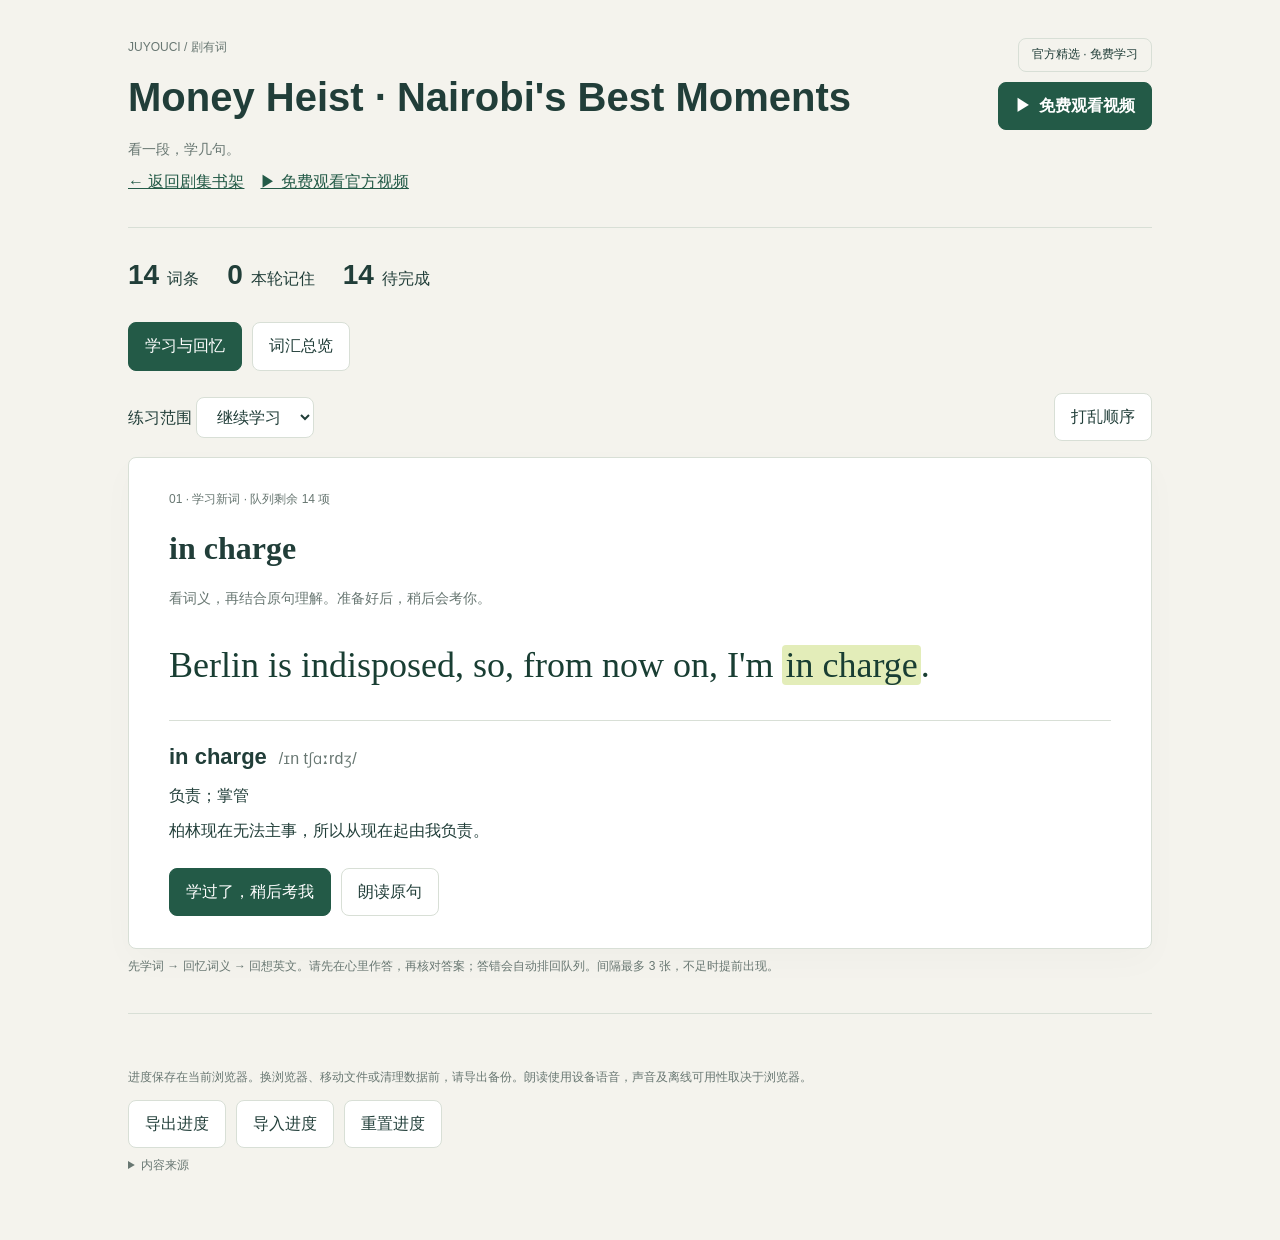
<file: episodes/money-heist-nairobi.html>
<!doctype html>
<html lang="zh-CN">
<head><meta charset="utf-8"><meta name="viewport" content="width=device-width,initial-scale=1"><title>剧有词 · 学习卡</title>
<style>
:root{--bg:#f4f3ed;--ink:#213e39;--muted:#687772;--line:#d8dfd6;--green:#235a47;--soft:#e5ecdf}*{box-sizing:border-box}body{margin:0;background:var(--bg);color:var(--ink);font:16px/1.65 -apple-system,BlinkMacSystemFont,"Segoe UI",sans-serif}main{max-width:1080px;margin:auto;padding:38px 28px 64px}header{display:flex;justify-content:space-between;gap:20px;align-items:flex-start;border-bottom:1px solid var(--line);padding-bottom:24px}.header-actions{display:flex;align-items:flex-end;gap:10px;flex-direction:column}.eyebrow{font-size:12px;letter-spacing:0;text-transform:uppercase;color:var(--muted)}h1{font-size:clamp(26px,4vw,40px);letter-spacing:0;margin:6px 0}p{margin:8px 0}.muted{color:var(--muted);font-size:14px}.badge{border:1px solid var(--line);border-radius:8px;padding:6px 13px;font-size:12px;white-space:nowrap}.watch-link{display:inline-flex;align-items:center;gap:8px;background:var(--green);color:#fff;text-decoration:none;border:1px solid var(--green);border-radius:8px;padding:10px 16px;font-weight:650;white-space:nowrap}.watch-link:hover{background:#174535}.watch-link:focus-visible{outline:3px solid #d99945;outline-offset:3px}.stats{display:flex;gap:28px;margin:24px 0}.stats strong{font-size:28px;margin-right:8px}nav,.toolbar,.actions{display:flex;gap:10px;flex-wrap:wrap;align-items:center}button,select,input{font:inherit}button,select{border:1px solid var(--line);background:#fff;color:var(--ink);padding:10px 16px;border-radius:8px;cursor:pointer}button:hover{background:var(--soft)}button:disabled{opacity:.4;cursor:default}button:focus-visible,input:focus-visible,select:focus-visible{outline:3px solid #d99945;outline-offset:3px}.primary,button[aria-pressed=true]{background:var(--green);color:white;border-color:var(--green)}.toolbar{justify-content:space-between;margin:22px 0 16px}.card{background:#fff;border:1px solid var(--line);border-radius:8px;padding:32px 40px;min-height:370px;box-shadow:0 12px 35px #213e3906}.sentence{font-family:Georgia,serif;font-size:clamp(25px,4vw,36px);line-height:1.5;margin:28px 0;color:#193e33}.answer{border-top:1px solid var(--line);margin:22px 0;padding-top:18px}.term{font-size:22px;font-weight:650}.ipa{font-size:16px;color:var(--muted);font-weight:400;margin-left:12px}.actions{margin-top:24px}.bottom{justify-content:space-between;margin-top:18px;display:flex;gap:12px;align-items:center}.hint{font-size:12px;color:var(--muted)}input[type=search]{width:100%;padding:14px 18px;border:1px solid var(--line);border-radius:8px;background:white;margin:22px 0}.word{background:white;border:1px solid var(--line);border-radius:8px;padding:20px 24px;margin-bottom:12px}.word-top{display:flex;justify-content:space-between;gap:12px}.word p{overflow-wrap:anywhere}.word .example{font-family:Georgia,serif;font-size:20px}footer{margin-top:36px;padding-top:22px;border-top:1px solid var(--line)}footer .actions{margin-top:12px}#notice{min-height:24px;color:#855220;font-size:14px}#source-list{overflow-wrap:anywhere}a{color:var(--green)}[hidden]{display:none!important}@media(max-width:620px){main{padding:24px 16px}header{display:block}.header-actions{align-items:flex-start;margin-top:14px}.badge{display:inline-block;margin-top:10px}.card{padding:22px;min-height:360px}.watch-link{display:inline-flex;align-items:center;gap:8px;background:var(--green);color:#fff;text-decoration:none;border:1px solid var(--green);border-radius:8px;padding:10px 16px;font-weight:650;white-space:nowrap}.watch-link:hover{background:#174535}.watch-link:focus-visible{outline:3px solid #d99945;outline-offset:3px}.stats{gap:18px}.stats strong{font-size:23px}.bottom{align-items:flex-start;flex-direction:column}.actions button{flex:1}.word{padding:16px}}
mark{background:#e3edb9;color:inherit;border-radius:4px;padding:0 3px}.target{font:600 32px/1.4 Georgia,serif;margin:16px 0}.sentence{overflow-wrap:anywhere}
</style><link rel="stylesheet" href="../assets/selection-tools.css"></head>
<body><main>
<header><div><div class="eyebrow">JUYOUCI / 剧有词</div><h1 id="title"></h1><p class="muted">看一段，学几句。</p><p><a href="../index.html">← 返回剧集书架</a>　<a href="https://www.youtube.com/watch?v=txxtKehDpqQ" target="_blank" rel="noopener noreferrer">▶ 免费观看官方视频</a></p></div><div class="header-actions"><span class="badge">官方精选 · 免费学习</span><a class="watch-link" href="https://www.youtube.com/watch?v=txxtKehDpqQ" target="_blank" rel="noopener noreferrer" aria-label="在 YouTube 免费观看 Money Heist Nairobi 官方精选"><span aria-hidden="true">▶</span> 免费观看视频</a></div></header>
<div class="stats" aria-label="学习统计"><div><strong id="total">0</strong>词条</div><div><strong id="learned">0</strong>本轮记住</div><div><strong id="remaining">0</strong>待完成</div></div>
<nav aria-label="页面模式"><button id="study-tab" aria-pressed="true">学习与回忆</button><button id="list-tab" aria-pressed="false">词汇总览</button></nav>
<section id="study"><div class="toolbar"><label>练习范围 <select id="filter"><option value="unlearned">继续学习</option><option value="again">需要再练</option><option value="all">全部复习</option></select></label><button id="shuffle">打乱顺序</button></div>
<div class="card"><div class="eyebrow" id="position"></div><h2 class="target" id="target"></h2><p class="muted" id="prompt"></p><p class="sentence" id="sentence"></p><div class="answer" id="answer"><div><span class="term" id="term"></span><span class="ipa" id="ipa"></span></div><p id="meaning"></p><p id="translation"></p></div><div class="actions"><button class="primary" id="start">学过了，稍后考我</button><button class="primary" id="reveal" hidden>核对答案</button><button id="speak">朗读原句</button></div><div class="actions" id="ratings" hidden><button id="again">没想起来</button><button class="primary" id="known">想起来了</button></div></div>
<p class="hint">先学词 → 回忆词义 → 回想英文。请先在心里作答，再核对答案；答错会自动排回队列。间隔最多 3 张，不足时提前出现。</p></section>
<section id="list" hidden><input id="search" name="vocab-search" type="search" aria-label="搜索词汇" placeholder="搜索词汇、释义或台词…"><p class="muted" id="results"></p><div id="words"></div></section>
<footer><div id="notice" role="status" aria-live="polite"></div><p class="hint">进度保存在当前浏览器。换浏览器、移动文件或清理数据前，请导出备份。朗读使用设备语音，声音及离线可用性取决于浏览器。</p><div class="actions"><button id="export">导出进度</button><button id="import">导入进度</button><button id="reset">重置进度</button><input type="file" id="file" accept="application/json,.json" hidden></div><p class="muted" id="note"></p><details><summary class="hint">内容来源</summary><div id="source-list"></div></details></footer>
</main><script type="application/json" id="vocab-data">{"title": "Money Heist · Nairobi's Best Moments", "deck_id": "money-heist:nairobi-best-moments:zh", "cards": [{"term": "in charge", "meaning": "负责；掌管", "ipa": "/ɪn tʃɑːrdʒ/", "sentence": "Berlin is indisposed, so, from now on, I'm in charge.", "translation": "柏林现在无法主事，所以从现在起由我负责。", "target_spans": [[43, 52]], "id": "9c3b2bb9afc6cfb5491a"}, {"term": "24 hours a day", "meaning": "一天二十四小时；全天候", "ipa": "/ˌtwenti fɔːr ˈaʊərz ə deɪ/", "sentence": "I want the machines working 24 hours a day.", "translation": "我要机器一天二十四小时不停运转。", "target_spans": [[28, 42]], "id": "60a500cfee5a431c86ea"}, {"term": "like you mean it", "meaning": "认真地说；说得像真心相信一样", "ipa": "/laɪk juː miːn ɪt/", "sentence": "No, say it like you mean it.", "translation": "不，要认真地说出来。", "target_spans": [[11, 27]], "id": "9defb0437b1e06744d65"}, {"term": "guilt-trip yourself", "meaning": "不断自责；让自己陷入内疚", "ipa": "/ˈɡɪlt trɪp jɔːrˈself/", "sentence": "From the moment we came here, you've been guilt-tripping yourself.", "translation": "从我们来到这里那刻起，你就一直在自责。", "target_spans": [[42, 65]], "id": "3c03b051157dd1aef13d"}, {"term": "love yourself more", "meaning": "更爱自己；更重视自己", "ipa": "/lʌv jɔːrˈself mɔːr/", "sentence": "You have to love yourself more.", "translation": "你得更爱自己一点。", "target_spans": [[12, 30]], "id": "88a3b728b771e328ee8c"}, {"term": "disrespect", "meaning": "不尊重；轻视", "ipa": "/ˌdɪsrɪˈspekt/", "sentence": "Ignore this asshole who disrespects you.", "translation": "别理那个不尊重你的混蛋。", "target_spans": [[24, 35]], "id": "0fe24c0cad271471c963"}, {"term": "take courage", "meaning": "需要勇气", "ipa": "/teɪk ˈkɜːrɪdʒ/", "sentence": "To love you need courage.", "translation": "去爱需要勇气。", "target_spans": [[12, 24]], "id": "471ac0f6c7d13c12d534"}, {"term": "at stake", "meaning": "处于危险中；成败攸关", "ipa": "/æt steɪk/", "sentence": "In the next few minutes, even your balls are at stake.", "translation": "接下来的几分钟里，连你们自己都岌岌可危。", "target_spans": [[45, 53]], "id": "edda1b19c44983a9ebc5"}, {"term": "armed to the teeth", "meaning": "全副武装", "ipa": "/ɑːrmd tə ðə tiːθ/", "sentence": "There's a lunatic armed to the teeth.", "translation": "那里有个全副武装的疯子。", "target_spans": [[18, 36]], "id": "2ce3e31e52bd36a7069f"}, {"term": "have no other choice", "meaning": "别无选择", "ipa": "/hæv noʊ ˈʌðər tʃɔɪs/", "sentence": "We don't have any other choice.", "translation": "我们别无选择。", "target_spans": [[3, 30]], "id": "b1b4cc7fbf878a6c3ec8"}, {"term": "scared shitless", "meaning": "吓坏了；怕得要命", "ipa": "/skerd ˈʃɪtləs/", "sentence": "We're over here, scared shitless, hiding behind a little trench.", "translation": "我们躲在这条小壕沟后面，怕得要命。", "target_spans": [[17, 32]], "id": "935d659adcf6f45c6034"}, {"term": "grab fear by the hand", "meaning": "直面恐惧并带着它继续前进", "ipa": "/ɡræb fɪr baɪ ðə hænd/", "sentence": "You grab fear by the hand, and you keep on living.", "translation": "你牵着恐惧的手，继续生活下去。", "target_spans": [[4, 25]], "id": "b49c174ef3dd7fd7ea8b"}, {"term": "bring back from the dead", "meaning": "使起死回生；让人恢复活力", "ipa": "/brɪŋ bæk frəm ðə ded/", "sentence": "You brought me back from the dead to bust all your balls?", "translation": "你们把我从鬼门关拉回来，就是让我来收拾你们吗？", "target_spans": [[4, 33]], "id": "3208196196789f4fee06"}, {"term": "addictive", "meaning": "令人上瘾的", "ipa": "/əˈdɪktɪv/", "sentence": "It's addictive.", "translation": "这会让人上瘾。", "target_spans": [[5, 14]], "id": "2ac65f845fc08dae1db3"}], "sources": ["https://www.youtube.com/watch?v=txxtKehDpqQ"], "note": ""}</script><script>
'use strict';
const D=JSON.parse(document.getElementById('vocab-data').textContent), $=id=>document.getElementById(id);
const key='series-vocab:v1:'+D.deck_id, ids=new Set(D.cards.map(c=>c.id));
let progress={}, queue=[],revealed=false,mode='study';
const cardById=new Map(D.cards.map(c=>[c.id,c]));
function notify(s){$('notice').textContent=s;}
function cleanProgress(p){if(!p||typeof p!=='object'||Array.isArray(p))throw Error('进度格式不正确');const out={};for(const [id,v] of Object.entries(p)){if(!ids.has(id))continue;if(!['known','again','studied','meaning'].includes(v))throw Error('进度状态不正确');out[id]=v;}return out;}
try{const saved=localStorage.getItem(key);if(saved)progress=cleanProgress(JSON.parse(saved));}catch(e){notify('无法读取本地进度；本次仍可学习，请使用导出进度保存。');}
function save(){try{localStorage.setItem(key,JSON.stringify(progress));}catch(e){notify('浏览器未允许保存进度，请点击“导出进度”备份。');}}
function stats(){$('total').textContent=D.cards.length;const n=D.cards.filter(c=>progress[c.id]==='known').length;$('learned').textContent=n;$('remaining').textContent=D.cards.length-n;}
function current(){return queue.length?cardById.get(queue[0].id):null;}
function rebuild(){queue=D.cards.filter(c=>$('filter').value==='all'||($('filter').value==='again'?progress[c.id]==='again':progress[c.id]!=='known')).map(c=>({id:c.id,phase:!progress[c.id]?'learn':progress[c.id]==='meaning'?'cloze':'meaning'}));render();}
function sentence(c,blank){$('sentence').replaceChildren();let at=0;for(const [start,end] of c.target_spans){$('sentence').append(document.createTextNode(c.sentence.slice(at,start)));const m=document.createElement('mark');m.textContent=blank?'________':c.sentence.slice(start,end);$('sentence').append(m);at=end;}$('sentence').append(document.createTextNode(c.sentence.slice(at)));}
function render(){stats();revealed=false;$('ratings').hidden=true;const c=current();const phase=queue[0]?.phase;
for(const id of ['start','reveal','speak'])$(id).hidden=!c;
$('answer').hidden=!c||phase!=='learn';$('target').hidden=!c;
if(!c){$('position').textContent='本组练习完成';$('sentence').textContent='休息一下吧。之后可以选择“全部复习”再练。';$('prompt').textContent='本轮记住不等于长期掌握，建议过几天再回来复习。';return;}
$('position').textContent=({learn:'01 · 学习新词',meaning:'02 · 回忆词义',cloze:'03 · 回想英文'})[phase]+` · 队列剩余 ${queue.length} 项`;
$('target').textContent=phase==='cloze'?c.meaning:c.term;
$('prompt').textContent=phase==='learn'?'看词义，再结合原句理解。准备好后，稍后会考你。':phase==='meaning'?'标出的词或短语在这句话中是什么意思？':'根据中文意思，回想空格处的英文（按原句形式）。';
sentence(c,phase==='cloze');
for(const f of ['term','ipa','meaning','translation'])$(f).textContent=c[f];
$('start').hidden=phase!=='learn';$('reveal').hidden=phase==='learn';$('reveal').textContent='核对答案';$('speak').hidden=phase==='cloze';}
function reveal(){const c=current();if(!c||queue[0].phase==='learn')return;revealed=true;$('answer').hidden=false;$('ratings').hidden=false;$('reveal').hidden=true;$('speak').hidden=false;if(queue[0].phase==='cloze')sentence(c,false);}
function enqueue(task){queue.splice(Math.min(3,queue.length),0,task);}
function stopVoice(){if('speechSynthesis'in window)speechSynthesis.cancel();}
function study(){if(queue[0]?.phase!=='learn')return;stopVoice();const task=queue.shift();progress[task.id]='studied';enqueue({id:task.id,phase:'meaning'});save();render();}
function rate(value){if(!revealed||!current())return;stopVoice();const task=queue.shift();if(value==='again'){progress[task.id]='again';enqueue({id:task.id,phase:'meaning'});}else if(task.phase==='meaning'){progress[task.id]='meaning';enqueue({id:task.id,phase:'cloze'});}else{progress[task.id]='known';}save();render();}
function list(){const q=$('search').value.trim().toLocaleLowerCase();const rows=D.cards.filter(c=>[c.term,c.meaning,c.sentence,c.translation].join(' ').toLocaleLowerCase().includes(q));$('results').textContent=`找到 ${rows.length} 个词条`;$('words').replaceChildren();for(const c of rows){const el=document.createElement('article');el.className='word';const top=document.createElement('div');top.className='word-top';const term=document.createElement('strong');term.textContent=c.term;const status=document.createElement('span');status.className='hint';status.textContent=progress[c.id]==='known'?'本轮记住':progress[c.id]==='again'?'需要再练':progress[c.id]?'练习中':'未学习';top.append(term,status);el.append(top);for(const [txt,cls]of [[c.ipa,'muted'],[c.meaning,''],[c.sentence,'example'],[c.translation,'muted']]){const p=document.createElement('p');p.textContent=txt;p.className=cls;el.append(p);}$('words').append(el);}}
function switchMode(m){mode=m;$('study').hidden=m!=='study';$('list').hidden=m!=='list';$('study-tab').setAttribute('aria-pressed',m==='study');$('list-tab').setAttribute('aria-pressed',m==='list');if(m==='list')list();}
$('title').textContent=D.title;document.title=D.title+' · 剧有词';$('note').textContent=D.note;
for(const s of D.sources){const p=document.createElement('p');if(/^https?:\/\//i.test(s)){const a=document.createElement('a');a.href=s;a.textContent=s;a.target='_blank';a.rel='noopener noreferrer';p.append(a);}else p.textContent=s;$('source-list').append(p);}
$('study-tab').onclick=()=>switchMode('study');$('list-tab').onclick=()=>switchMode('list');$('search').oninput=list;$('filter').onchange=rebuild;$('reveal').onclick=reveal;$('start').onclick=study;$('known').onclick=()=>rate('known');$('again').onclick=()=>rate('again');
$('shuffle').onclick=()=>{for(let i=queue.length-1;i>0;i--){const j=Math.floor(Math.random()*(i+1));[queue[i],queue[j]]=[queue[j],queue[i]];}render();};
$('speak').onclick=()=>{if(!('speechSynthesis'in window)){notify('当前浏览器不支持朗读，翻卡和复习仍可使用。');return;}const c=current();if(!c)return;speechSynthesis.cancel();const u=new SpeechSynthesisUtterance(c.sentence);u.lang='en-US';u.rate=.85;u.onerror=()=>notify('朗读暂不可用，请检查设备语音或网络。');speechSynthesis.speak(u);};
$('export').onclick=()=>{const blob=new Blob([JSON.stringify({version:1,deck_id:D.deck_id,progress},null,2)],{type:'application/json'});const url=URL.createObjectURL(blob),a=document.createElement('a');a.href=url;a.download='vocab-progress.json';a.click();setTimeout(()=>URL.revokeObjectURL(url),2000);notify('已导出学习进度。');};
$('import').onclick=()=>$('file').click();$('file').onchange=async()=>{const f=$('file').files[0];if(!f)return;try{if(f.size>2000000)throw Error('文件过大');const obj=JSON.parse(await f.text());if(obj.version!==1||obj.deck_id!==D.deck_id)throw Error('这份进度不属于当前词汇页');const p=cleanProgress(obj.progress);if(!confirm('导入会替换当前学习进度，继续吗？'))return;progress=p;save();rebuild();list();notify('进度已导入。');}catch(e){notify('导入失败：'+e.message);}finally{$('file').value='';}};
$('reset').onclick=()=>{if(!confirm('确定清除这一集的学习进度吗？'))return;progress={};save();rebuild();list();notify('已重置本集进度。');};
rebuild();
</script><script src="../assets/selection-tools.js"></script></body></html>
</file>
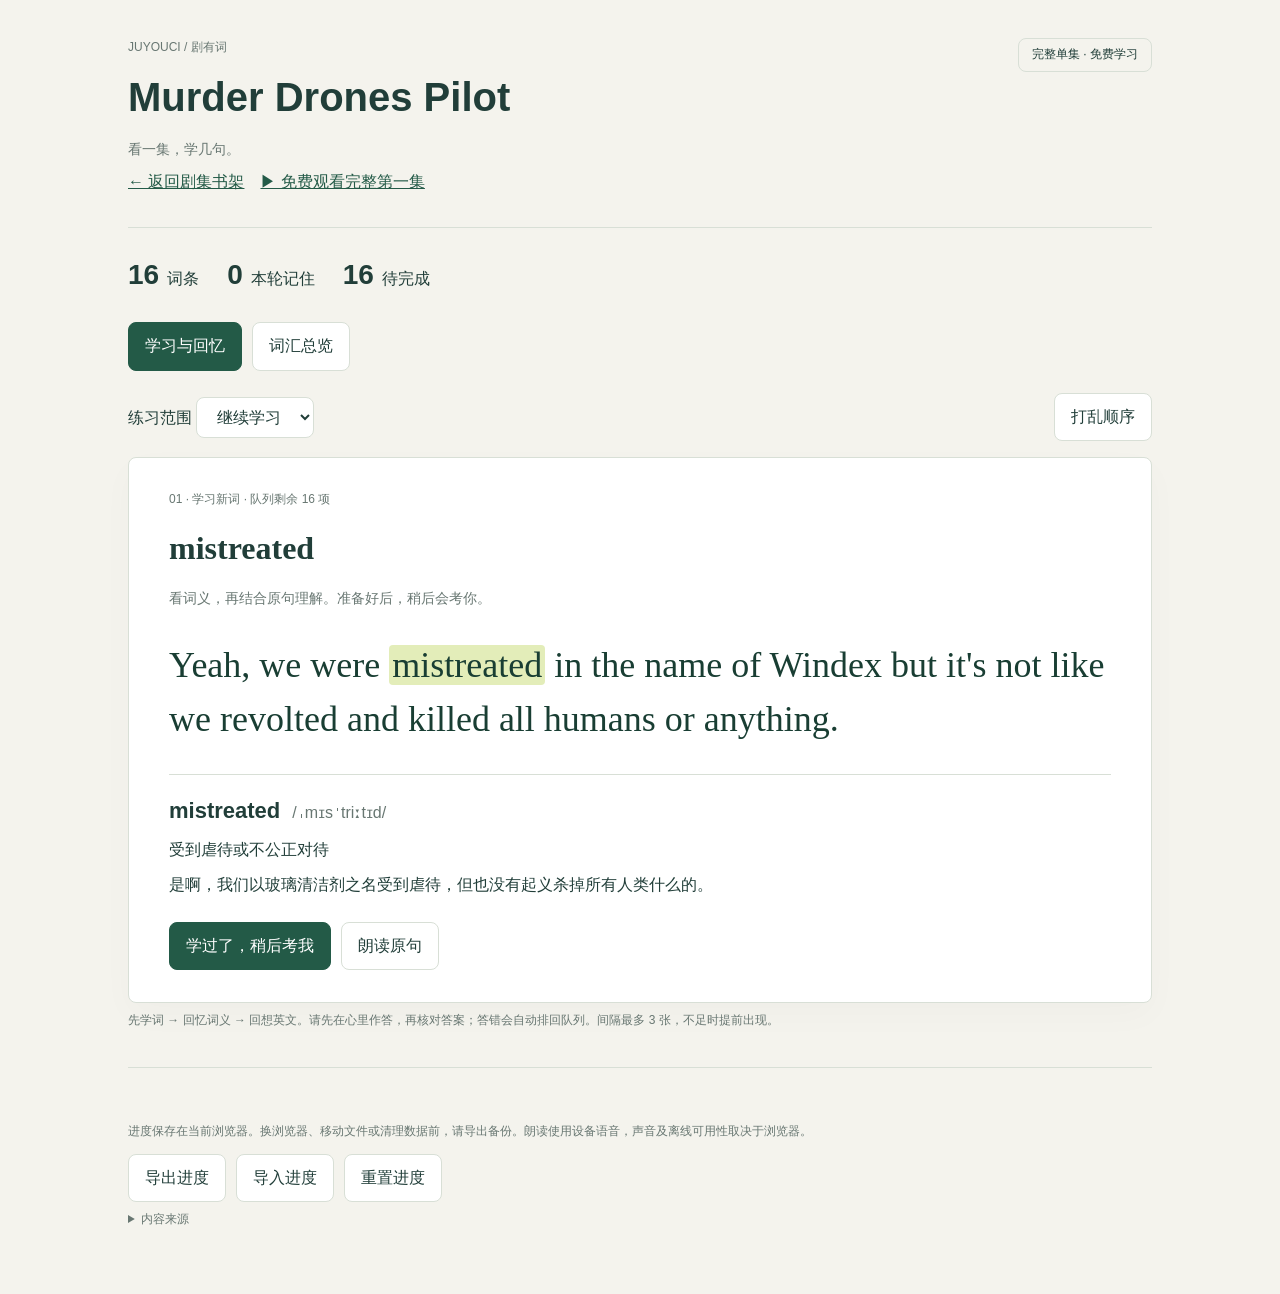
<file: episodes/murder-drones-pilot.html>
<!doctype html>
<html lang="zh-CN">
<head><meta charset="utf-8"><meta name="viewport" content="width=device-width,initial-scale=1"><title>剧有词 · 学习卡</title>
<style>
:root{--bg:#f4f3ed;--ink:#213e39;--muted:#687772;--line:#d8dfd6;--green:#235a47;--soft:#e5ecdf}*{box-sizing:border-box}body{margin:0;background:var(--bg);color:var(--ink);font:16px/1.65 -apple-system,BlinkMacSystemFont,"Segoe UI",sans-serif}main{max-width:1080px;margin:auto;padding:38px 28px 64px}header{display:flex;justify-content:space-between;gap:20px;align-items:flex-start;border-bottom:1px solid var(--line);padding-bottom:24px}.eyebrow{font-size:12px;letter-spacing:0;text-transform:uppercase;color:var(--muted)}h1{font-size:clamp(26px,4vw,40px);letter-spacing:0;margin:6px 0}p{margin:8px 0}.muted{color:var(--muted);font-size:14px}.badge{border:1px solid var(--line);border-radius:8px;padding:6px 13px;font-size:12px;white-space:nowrap}.stats{display:flex;gap:28px;margin:24px 0}.stats strong{font-size:28px;margin-right:8px}nav,.toolbar,.actions{display:flex;gap:10px;flex-wrap:wrap;align-items:center}button,select,input{font:inherit}button,select{border:1px solid var(--line);background:#fff;color:var(--ink);padding:10px 16px;border-radius:8px;cursor:pointer}button:hover{background:var(--soft)}button:disabled{opacity:.4;cursor:default}button:focus-visible,input:focus-visible,select:focus-visible{outline:3px solid #d99945;outline-offset:3px}.primary,button[aria-pressed=true]{background:var(--green);color:white;border-color:var(--green)}.toolbar{justify-content:space-between;margin:22px 0 16px}.card{background:#fff;border:1px solid var(--line);border-radius:8px;padding:32px 40px;min-height:370px;box-shadow:0 12px 35px #213e3906}.sentence{font-family:Georgia,serif;font-size:clamp(25px,4vw,36px);line-height:1.5;margin:28px 0;color:#193e33}.answer{border-top:1px solid var(--line);margin:22px 0;padding-top:18px}.term{font-size:22px;font-weight:650}.ipa{font-size:16px;color:var(--muted);font-weight:400;margin-left:12px}.actions{margin-top:24px}.bottom{justify-content:space-between;margin-top:18px;display:flex;gap:12px;align-items:center}.hint{font-size:12px;color:var(--muted)}input[type=search]{width:100%;padding:14px 18px;border:1px solid var(--line);border-radius:8px;background:white;margin:22px 0}.word{background:white;border:1px solid var(--line);border-radius:8px;padding:20px 24px;margin-bottom:12px}.word-top{display:flex;justify-content:space-between;gap:12px}.word p{overflow-wrap:anywhere}.word .example{font-family:Georgia,serif;font-size:20px}footer{margin-top:36px;padding-top:22px;border-top:1px solid var(--line)}footer .actions{margin-top:12px}#notice{min-height:24px;color:#855220;font-size:14px}#source-list{overflow-wrap:anywhere}a{color:var(--green)}[hidden]{display:none!important}@media(max-width:620px){main{padding:24px 16px}header{display:block}.badge{display:inline-block;margin-top:10px}.card{padding:22px;min-height:360px}.stats{gap:18px}.stats strong{font-size:23px}.bottom{align-items:flex-start;flex-direction:column}.actions button{flex:1}.word{padding:16px}}
mark{background:#e3edb9;color:inherit;border-radius:4px;padding:0 3px}.target{font:600 32px/1.4 Georgia,serif;margin:16px 0}.sentence{overflow-wrap:anywhere}
</style><link rel="stylesheet" href="../assets/selection-tools.css"></head>
<body><main>
<header><div><div class="eyebrow">JUYOUCI / 剧有词</div><h1 id="title"></h1><p class="muted">看一集，学几句。</p><p><a href="../index.html">← 返回剧集书架</a>　<a href="https://www.youtube.com/watch?v=mImFz8mkaHo" target="_blank" rel="noopener noreferrer">▶ 免费观看完整第一集</a></p></div><span class="badge">完整单集 · 免费学习</span></header>
<div class="stats" aria-label="学习统计"><div><strong id="total">0</strong>词条</div><div><strong id="learned">0</strong>本轮记住</div><div><strong id="remaining">0</strong>待完成</div></div>
<nav aria-label="页面模式"><button id="study-tab" aria-pressed="true">学习与回忆</button><button id="list-tab" aria-pressed="false">词汇总览</button></nav>
<section id="study"><div class="toolbar"><label>练习范围 <select id="filter"><option value="unlearned">继续学习</option><option value="again">需要再练</option><option value="all">全部复习</option></select></label><button id="shuffle">打乱顺序</button></div>
<div class="card"><div class="eyebrow" id="position"></div><h2 class="target" id="target"></h2><p class="muted" id="prompt"></p><p class="sentence" id="sentence"></p><div class="answer" id="answer"><div><span class="term" id="term"></span><span class="ipa" id="ipa"></span></div><p id="meaning"></p><p id="translation"></p></div><div class="actions"><button class="primary" id="start">学过了，稍后考我</button><button class="primary" id="reveal" hidden>核对答案</button><button id="speak">朗读原句</button></div><div class="actions" id="ratings" hidden><button id="again">没想起来</button><button class="primary" id="known">想起来了</button></div></div>
<p class="hint">先学词 → 回忆词义 → 回想英文。请先在心里作答，再核对答案；答错会自动排回队列。间隔最多 3 张，不足时提前出现。</p></section>
<section id="list" hidden><input id="search" name="vocab-search" type="search" aria-label="搜索词汇" placeholder="搜索词汇、释义或台词…"><p class="muted" id="results"></p><div id="words"></div></section>
<footer><div id="notice" role="status" aria-live="polite"></div><p class="hint">进度保存在当前浏览器。换浏览器、移动文件或清理数据前，请导出备份。朗读使用设备语音，声音及离线可用性取决于浏览器。</p><div class="actions"><button id="export">导出进度</button><button id="import">导入进度</button><button id="reset">重置进度</button><input type="file" id="file" accept="application/json,.json" hidden></div><p class="muted" id="note"></p><details><summary class="hint">内容来源</summary><div id="source-list"></div></details></footer>
</main><script type="application/json" id="vocab-data">{"title": "Murder Drones Pilot", "deck_id": "murder-drones:pilot:zh", "cards": [{"term": "mistreated", "meaning": "受到虐待或不公正对待", "ipa": "/ˌmɪsˈtriːtɪd/", "sentence": "Yeah, we were mistreated in the name of Windex but it's not like we revolted and killed all humans or anything.", "translation": "是啊，我们以玻璃清洁剂之名受到虐待，但也没有起义杀掉所有人类什么的。", "target_spans": [[14, 24]], "id": "440bb84ff6c9b1f62192"}, {"term": "pick up where they left off", "meaning": "从别人停下的地方继续", "ipa": "/pɪk ʌp wer ðeɪ left ɒf/", "sentence": "With biological life wiped from the planet, we found it pretty easy to pick up where they left off.", "translation": "这个星球上的生物生命消失后，我们发现接着他们未完成的事做很容易。", "target_spans": [[71, 98]], "id": "a1cd35bdb7fd9be02961"}, {"term": "runaway AI", "meaning": "失控的人工智能", "ipa": "/ˈrʌnəweɪ ˌeɪ ˈaɪ/", "sentence": "Unfortunately, our parent company didn't exactly love the concept of runaway AI.", "translation": "不幸的是，我们的母公司不怎么喜欢“失控人工智能”这个概念。", "target_spans": [[69, 79]], "id": "342fefe1404a4d52ac46"}, {"term": "inciting incident", "meaning": "（故事的）触发事件；导火索", "ipa": "/ɪnˈsaɪtɪŋ ˈɪnsɪdənt/", "sentence": "It's like we're waiting for an inciting incident.", "translation": "感觉我们就像在等一个触发事件。", "target_spans": [[31, 48]], "id": "d9d628bd3a2cf14c4d23"}, {"term": "repressed emotional baggage", "meaning": "被压抑的情感包袱", "ipa": "/rɪˈprest ɪˈmoʊʃənəl ˈbæɡɪdʒ/", "sentence": "Plus, repressed emotional baggage was only worth two points on the rubric.", "translation": "而且，被压抑的情感包袱在评分标准里只值两分。", "target_spans": [[6, 33]], "id": "9ce8d78dbced923176d0"}, {"term": "end up problematic", "meaning": "最终变成问题；结果很麻烦", "ipa": "/end ʌp ˌprɒbləˈmætɪk/", "sentence": "Classic toxic masculinity, Chad! That's never gonna end up problematic.", "translation": "经典的有毒男子气概，查德！这肯定永远不会闹出问题。", "target_spans": [[52, 70]], "id": "1a6123c797e52c81d812"}, {"term": "willingly", "meaning": "自愿地；乐意地", "ipa": "/ˈwɪlɪŋli/", "sentence": "Also, how do you know my name? People willingly talk to you.", "translation": "还有，你怎么知道我的名字？大家居然会自愿跟你说话。", "target_spans": [[38, 47]], "id": "32cf640b47c09da448ae"}, {"term": "badass", "meaning": "很酷的；强悍的（口语）", "ipa": "/ˈbædæs/", "sentence": "Hey, those bandages look pretty badass.", "translation": "嘿，那些绷带看起来挺酷的。", "target_spans": [[32, 38]], "id": "35c0a603c02f0414ba46"}, {"term": "sneaking out", "meaning": "偷偷溜出去", "ipa": "/ˈsniːkɪŋ aʊt/", "sentence": "I'm sneaking to the Murder Drone lair tonight to get the last spare part I need to save the world with it and earn my dad's respect and stuff.", "translation": "我今晚要偷偷去杀手无人机的巢穴，拿到拯救世界所需的最后一个零件，顺便赢得我爸的尊重之类的。", "target_spans": [[4, 12]], "id": "264fdccbfb09fefbdaab"}, {"term": "see right past", "meaning": "一眼看穿", "ipa": "/siː raɪt pɑːst/", "sentence": "Khan sees right past Uzi's lie.", "translation": "可汗一眼就看穿了乌兹的谎话。", "target_spans": [[5, 20]], "id": "a19b002bc4a2abacbb00"}, {"term": "put someone out of their misery", "meaning": "使某人结束痛苦；让其解脱", "ipa": "/pʊt ˈsʌmwʌn aʊt əv ðer ˈmɪzəri/", "sentence": "The wrench I used to tighten bolts on my first door prototypes, and to put your mother out of her misery when the Murder Drones got to her with their nanite acid.", "translation": "这把扳手，我用它拧紧第一批门原型的螺栓，也在杀手无人机用纳米酸伤到你母亲后让她结束了痛苦。", "target_spans": [[71, 74], [87, 104]], "id": "0a1c4c25bc882fd16e96"}, {"term": "sort itself out", "meaning": "自行解决；自己恢复正常", "ipa": "/sɔːrt ɪtˈself aʊt/", "sentence": "Ah, but I'm sure that'll sort itself out!", "translation": "不过我相信那会自己恢复正常的！", "target_spans": [[25, 40]], "id": "c5aff3cfe5a94318509d"}, {"term": "best policy", "meaning": "上策；最佳原则", "ipa": "/best ˈpɒləsi/", "sentence": "Well, honesty is the best policy.", "translation": "好吧，诚实才是上策。", "target_spans": [[21, 32]], "id": "91c0a4d2140b2386b7fc"}, {"term": "open to new things", "meaning": "愿意尝试新事物", "ipa": "/ˈoʊpən tə nuː θɪŋz/", "sentence": "I'm open to new things, I guess.", "translation": "我想，我愿意尝试新事物。", "target_spans": [[4, 22]], "id": "00f158c2480b80c9bff3"}, {"term": "dispose of", "meaning": "处理掉；除掉", "ipa": "/dɪˈspoʊz əv/", "sentence": "You really think the company isn't going to dispose of you once all the workers are dead?", "translation": "你真的觉得所有工人都死后，公司不会把你也处理掉吗？", "target_spans": [[44, 54]], "id": "d68003e253746546b910"}, {"term": "rain check", "meaning": "改日再约；以后再说", "ipa": "/ˈreɪn tʃek/", "sentence": "I'm going to murder everyone. Rain check!", "translation": "我要去杀掉所有人。改日再一起玩！", "target_spans": [[30, 40]], "id": "d888edcb4717fca92faf"}], "sources": ["https://murder-drones.fandom.com/wiki/Murder_Drones_(Pilot)/Transcript", "https://www.youtube.com/watch?v=mImFz8mkaHo"], "note": ""}</script><script>
'use strict';
const D=JSON.parse(document.getElementById('vocab-data').textContent), $=id=>document.getElementById(id);
const key='series-vocab:v1:'+D.deck_id, ids=new Set(D.cards.map(c=>c.id));
let progress={}, queue=[],revealed=false,mode='study';
const cardById=new Map(D.cards.map(c=>[c.id,c]));
function notify(s){$('notice').textContent=s;}
function cleanProgress(p){if(!p||typeof p!=='object'||Array.isArray(p))throw Error('进度格式不正确');const out={};for(const [id,v] of Object.entries(p)){if(!ids.has(id))continue;if(!['known','again','studied','meaning'].includes(v))throw Error('进度状态不正确');out[id]=v;}return out;}
try{const saved=localStorage.getItem(key);if(saved)progress=cleanProgress(JSON.parse(saved));}catch(e){notify('无法读取本地进度；本次仍可学习，请使用导出进度保存。');}
function save(){try{localStorage.setItem(key,JSON.stringify(progress));}catch(e){notify('浏览器未允许保存进度，请点击“导出进度”备份。');}}
function stats(){$('total').textContent=D.cards.length;const n=D.cards.filter(c=>progress[c.id]==='known').length;$('learned').textContent=n;$('remaining').textContent=D.cards.length-n;}
function current(){return queue.length?cardById.get(queue[0].id):null;}
function rebuild(){queue=D.cards.filter(c=>$('filter').value==='all'||($('filter').value==='again'?progress[c.id]==='again':progress[c.id]!=='known')).map(c=>({id:c.id,phase:!progress[c.id]?'learn':progress[c.id]==='meaning'?'cloze':'meaning'}));render();}
function sentence(c,blank){$('sentence').replaceChildren();let at=0;for(const [start,end] of c.target_spans){$('sentence').append(document.createTextNode(c.sentence.slice(at,start)));const m=document.createElement('mark');m.textContent=blank?'________':c.sentence.slice(start,end);$('sentence').append(m);at=end;}$('sentence').append(document.createTextNode(c.sentence.slice(at)));}
function render(){stats();revealed=false;$('ratings').hidden=true;const c=current();const phase=queue[0]?.phase;
for(const id of ['start','reveal','speak'])$(id).hidden=!c;
$('answer').hidden=!c||phase!=='learn';$('target').hidden=!c;
if(!c){$('position').textContent='本组练习完成';$('sentence').textContent='休息一下吧。之后可以选择“全部复习”再练。';$('prompt').textContent='本轮记住不等于长期掌握，建议过几天再回来复习。';return;}
$('position').textContent=({learn:'01 · 学习新词',meaning:'02 · 回忆词义',cloze:'03 · 回想英文'})[phase]+` · 队列剩余 ${queue.length} 项`;
$('target').textContent=phase==='cloze'?c.meaning:c.term;
$('prompt').textContent=phase==='learn'?'看词义，再结合原句理解。准备好后，稍后会考你。':phase==='meaning'?'标出的词或短语在这句话中是什么意思？':'根据中文意思，回想空格处的英文（按原句形式）。';
sentence(c,phase==='cloze');
for(const f of ['term','ipa','meaning','translation'])$(f).textContent=c[f];
$('start').hidden=phase!=='learn';$('reveal').hidden=phase==='learn';$('reveal').textContent='核对答案';$('speak').hidden=phase==='cloze';}
function reveal(){const c=current();if(!c||queue[0].phase==='learn')return;revealed=true;$('answer').hidden=false;$('ratings').hidden=false;$('reveal').hidden=true;$('speak').hidden=false;if(queue[0].phase==='cloze')sentence(c,false);}
function enqueue(task){queue.splice(Math.min(3,queue.length),0,task);}
function stopVoice(){if('speechSynthesis'in window)speechSynthesis.cancel();}
function study(){if(queue[0]?.phase!=='learn')return;stopVoice();const task=queue.shift();progress[task.id]='studied';enqueue({id:task.id,phase:'meaning'});save();render();}
function rate(value){if(!revealed||!current())return;stopVoice();const task=queue.shift();if(value==='again'){progress[task.id]='again';enqueue({id:task.id,phase:'meaning'});}else if(task.phase==='meaning'){progress[task.id]='meaning';enqueue({id:task.id,phase:'cloze'});}else{progress[task.id]='known';}save();render();}
function list(){const q=$('search').value.trim().toLocaleLowerCase();const rows=D.cards.filter(c=>[c.term,c.meaning,c.sentence,c.translation].join(' ').toLocaleLowerCase().includes(q));$('results').textContent=`找到 ${rows.length} 个词条`;$('words').replaceChildren();for(const c of rows){const el=document.createElement('article');el.className='word';const top=document.createElement('div');top.className='word-top';const term=document.createElement('strong');term.textContent=c.term;const status=document.createElement('span');status.className='hint';status.textContent=progress[c.id]==='known'?'本轮记住':progress[c.id]==='again'?'需要再练':progress[c.id]?'练习中':'未学习';top.append(term,status);el.append(top);for(const [txt,cls]of [[c.ipa,'muted'],[c.meaning,''],[c.sentence,'example'],[c.translation,'muted']]){const p=document.createElement('p');p.textContent=txt;p.className=cls;el.append(p);}$('words').append(el);}}
function switchMode(m){mode=m;$('study').hidden=m!=='study';$('list').hidden=m!=='list';$('study-tab').setAttribute('aria-pressed',m==='study');$('list-tab').setAttribute('aria-pressed',m==='list');if(m==='list')list();}
$('title').textContent=D.title;document.title=D.title+' · 剧有词';$('note').textContent=D.note;
for(const s of D.sources){const p=document.createElement('p');if(/^https?:\/\//i.test(s)){const a=document.createElement('a');a.href=s;a.textContent=s;a.target='_blank';a.rel='noopener noreferrer';p.append(a);}else p.textContent=s;$('source-list').append(p);}
$('study-tab').onclick=()=>switchMode('study');$('list-tab').onclick=()=>switchMode('list');$('search').oninput=list;$('filter').onchange=rebuild;$('reveal').onclick=reveal;$('start').onclick=study;$('known').onclick=()=>rate('known');$('again').onclick=()=>rate('again');
$('shuffle').onclick=()=>{for(let i=queue.length-1;i>0;i--){const j=Math.floor(Math.random()*(i+1));[queue[i],queue[j]]=[queue[j],queue[i]];}render();};
$('speak').onclick=()=>{if(!('speechSynthesis'in window)){notify('当前浏览器不支持朗读，翻卡和复习仍可使用。');return;}const c=current();if(!c)return;speechSynthesis.cancel();const u=new SpeechSynthesisUtterance(c.sentence);u.lang='en-US';u.rate=.85;u.onerror=()=>notify('朗读暂不可用，请检查设备语音或网络。');speechSynthesis.speak(u);};
$('export').onclick=()=>{const blob=new Blob([JSON.stringify({version:1,deck_id:D.deck_id,progress},null,2)],{type:'application/json'});const url=URL.createObjectURL(blob),a=document.createElement('a');a.href=url;a.download='vocab-progress.json';a.click();setTimeout(()=>URL.revokeObjectURL(url),2000);notify('已导出学习进度。');};
$('import').onclick=()=>$('file').click();$('file').onchange=async()=>{const f=$('file').files[0];if(!f)return;try{if(f.size>2000000)throw Error('文件过大');const obj=JSON.parse(await f.text());if(obj.version!==1||obj.deck_id!==D.deck_id)throw Error('这份进度不属于当前词汇页');const p=cleanProgress(obj.progress);if(!confirm('导入会替换当前学习进度，继续吗？'))return;progress=p;save();rebuild();list();notify('进度已导入。');}catch(e){notify('导入失败：'+e.message);}finally{$('file').value='';}};
$('reset').onclick=()=>{if(!confirm('确定清除这一集的学习进度吗？'))return;progress={};save();rebuild();list();notify('已重置本集进度。');};
rebuild();
</script><script src="../assets/selection-tools.js"></script></body></html>
</file>
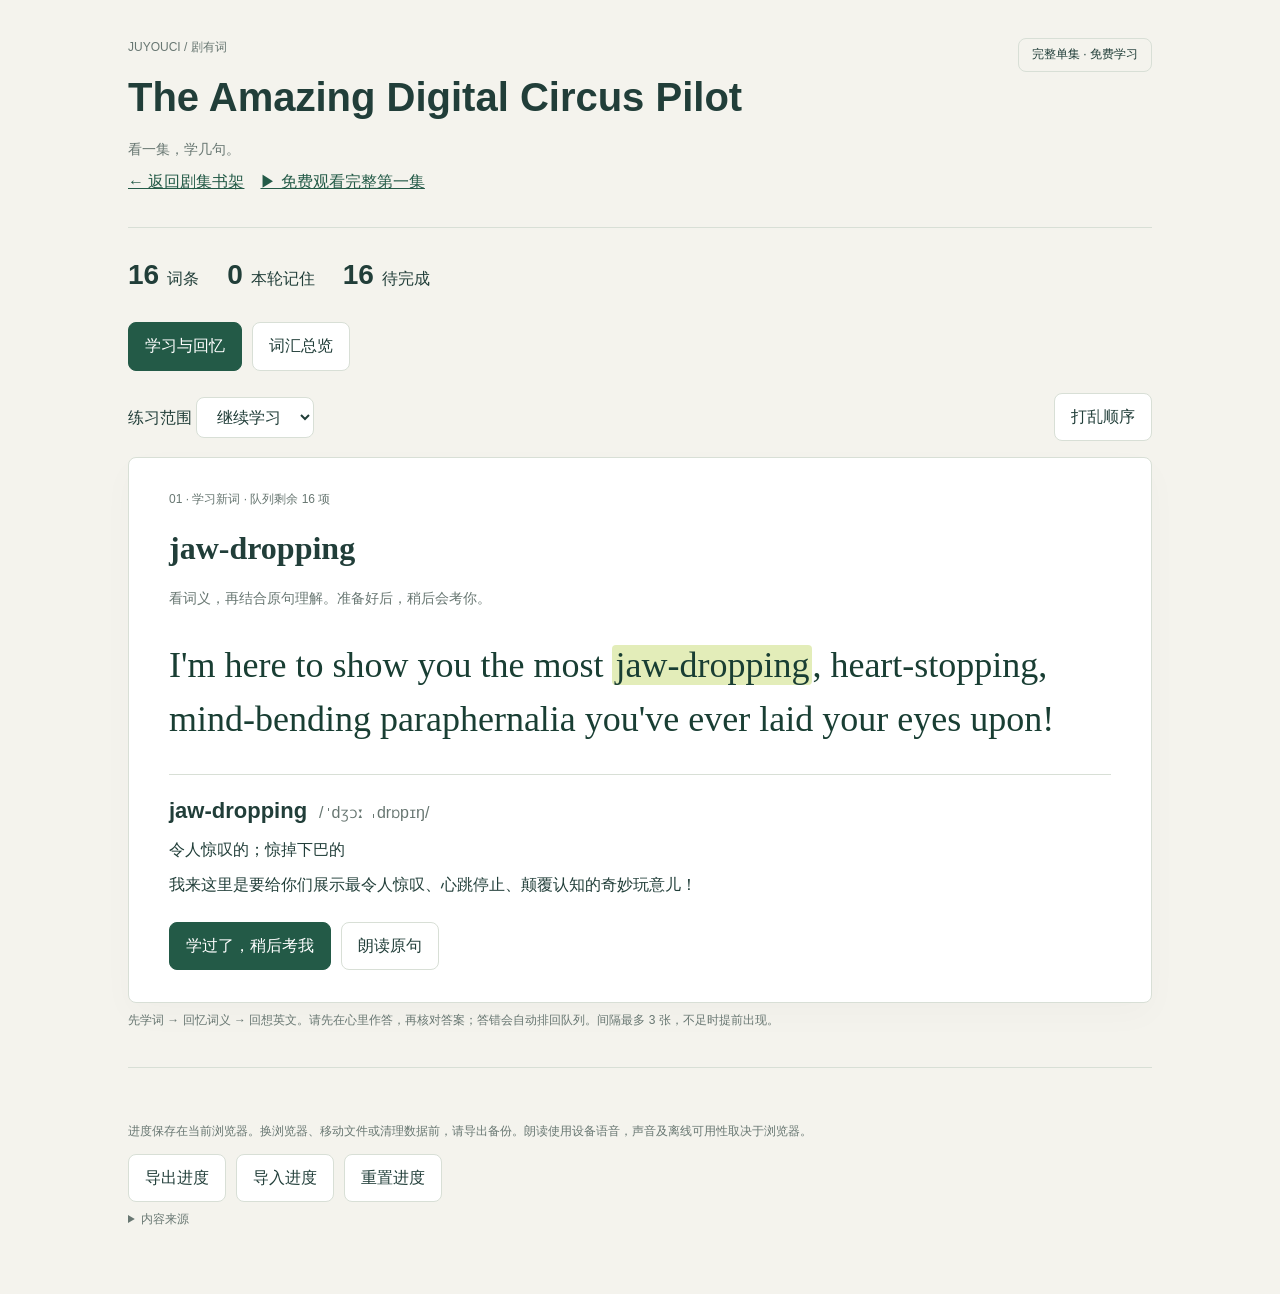
<file: episodes/the-amazing-digital-circus-pilot.html>
<!doctype html>
<html lang="zh-CN">
<head><meta charset="utf-8"><meta name="viewport" content="width=device-width,initial-scale=1"><title>剧有词 · 学习卡</title>
<style>
:root{--bg:#f4f3ed;--ink:#213e39;--muted:#687772;--line:#d8dfd6;--green:#235a47;--soft:#e5ecdf}*{box-sizing:border-box}body{margin:0;background:var(--bg);color:var(--ink);font:16px/1.65 -apple-system,BlinkMacSystemFont,"Segoe UI",sans-serif}main{max-width:1080px;margin:auto;padding:38px 28px 64px}header{display:flex;justify-content:space-between;gap:20px;align-items:flex-start;border-bottom:1px solid var(--line);padding-bottom:24px}.eyebrow{font-size:12px;letter-spacing:0;text-transform:uppercase;color:var(--muted)}h1{font-size:clamp(26px,4vw,40px);letter-spacing:0;margin:6px 0}p{margin:8px 0}.muted{color:var(--muted);font-size:14px}.badge{border:1px solid var(--line);border-radius:8px;padding:6px 13px;font-size:12px;white-space:nowrap}.stats{display:flex;gap:28px;margin:24px 0}.stats strong{font-size:28px;margin-right:8px}nav,.toolbar,.actions{display:flex;gap:10px;flex-wrap:wrap;align-items:center}button,select,input{font:inherit}button,select{border:1px solid var(--line);background:#fff;color:var(--ink);padding:10px 16px;border-radius:8px;cursor:pointer}button:hover{background:var(--soft)}button:disabled{opacity:.4;cursor:default}button:focus-visible,input:focus-visible,select:focus-visible{outline:3px solid #d99945;outline-offset:3px}.primary,button[aria-pressed=true]{background:var(--green);color:white;border-color:var(--green)}.toolbar{justify-content:space-between;margin:22px 0 16px}.card{background:#fff;border:1px solid var(--line);border-radius:8px;padding:32px 40px;min-height:370px;box-shadow:0 12px 35px #213e3906}.sentence{font-family:Georgia,serif;font-size:clamp(25px,4vw,36px);line-height:1.5;margin:28px 0;color:#193e33}.answer{border-top:1px solid var(--line);margin:22px 0;padding-top:18px}.term{font-size:22px;font-weight:650}.ipa{font-size:16px;color:var(--muted);font-weight:400;margin-left:12px}.actions{margin-top:24px}.bottom{justify-content:space-between;margin-top:18px;display:flex;gap:12px;align-items:center}.hint{font-size:12px;color:var(--muted)}input[type=search]{width:100%;padding:14px 18px;border:1px solid var(--line);border-radius:8px;background:white;margin:22px 0}.word{background:white;border:1px solid var(--line);border-radius:8px;padding:20px 24px;margin-bottom:12px}.word-top{display:flex;justify-content:space-between;gap:12px}.word p{overflow-wrap:anywhere}.word .example{font-family:Georgia,serif;font-size:20px}footer{margin-top:36px;padding-top:22px;border-top:1px solid var(--line)}footer .actions{margin-top:12px}#notice{min-height:24px;color:#855220;font-size:14px}#source-list{overflow-wrap:anywhere}a{color:var(--green)}[hidden]{display:none!important}@media(max-width:620px){main{padding:24px 16px}header{display:block}.badge{display:inline-block;margin-top:10px}.card{padding:22px;min-height:360px}.stats{gap:18px}.stats strong{font-size:23px}.bottom{align-items:flex-start;flex-direction:column}.actions button{flex:1}.word{padding:16px}}
mark{background:#e3edb9;color:inherit;border-radius:4px;padding:0 3px}.target{font:600 32px/1.4 Georgia,serif;margin:16px 0}.sentence{overflow-wrap:anywhere}
</style><link rel="stylesheet" href="../assets/selection-tools.css"></head>
<body><main>
<header><div><div class="eyebrow">JUYOUCI / 剧有词</div><h1 id="title"></h1><p class="muted">看一集，学几句。</p><p><a href="../index.html">← 返回剧集书架</a>　<a href="https://www.youtube.com/watch?v=HwAPLk_sQ3w" target="_blank" rel="noopener noreferrer">▶ 免费观看完整第一集</a></p></div><span class="badge">完整单集 · 免费学习</span></header>
<div class="stats" aria-label="学习统计"><div><strong id="total">0</strong>词条</div><div><strong id="learned">0</strong>本轮记住</div><div><strong id="remaining">0</strong>待完成</div></div>
<nav aria-label="页面模式"><button id="study-tab" aria-pressed="true">学习与回忆</button><button id="list-tab" aria-pressed="false">词汇总览</button></nav>
<section id="study"><div class="toolbar"><label>练习范围 <select id="filter"><option value="unlearned">继续学习</option><option value="again">需要再练</option><option value="all">全部复习</option></select></label><button id="shuffle">打乱顺序</button></div>
<div class="card"><div class="eyebrow" id="position"></div><h2 class="target" id="target"></h2><p class="muted" id="prompt"></p><p class="sentence" id="sentence"></p><div class="answer" id="answer"><div><span class="term" id="term"></span><span class="ipa" id="ipa"></span></div><p id="meaning"></p><p id="translation"></p></div><div class="actions"><button class="primary" id="start">学过了，稍后考我</button><button class="primary" id="reveal" hidden>核对答案</button><button id="speak">朗读原句</button></div><div class="actions" id="ratings" hidden><button id="again">没想起来</button><button class="primary" id="known">想起来了</button></div></div>
<p class="hint">先学词 → 回忆词义 → 回想英文。请先在心里作答，再核对答案；答错会自动排回队列。间隔最多 3 张，不足时提前出现。</p></section>
<section id="list" hidden><input id="search" name="vocab-search" type="search" aria-label="搜索词汇" placeholder="搜索词汇、释义或台词…"><p class="muted" id="results"></p><div id="words"></div></section>
<footer><div id="notice" role="status" aria-live="polite"></div><p class="hint">进度保存在当前浏览器。换浏览器、移动文件或清理数据前，请导出备份。朗读使用设备语音，声音及离线可用性取决于浏览器。</p><div class="actions"><button id="export">导出进度</button><button id="import">导入进度</button><button id="reset">重置进度</button><input type="file" id="file" accept="application/json,.json" hidden></div><p class="muted" id="note"></p><details><summary class="hint">内容来源</summary><div id="source-list"></div></details></footer>
</main><script type="application/json" id="vocab-data">{"title": "The Amazing Digital Circus Pilot", "deck_id": "the-amazing-digital-circus:pilot:zh", "cards": [{"term": "jaw-dropping", "meaning": "令人惊叹的；惊掉下巴的", "ipa": "/ˈdʒɔː ˌdrɒpɪŋ/", "sentence": "I'm here to show you the most jaw-dropping, heart-stopping, mind-bending paraphernalia you've ever laid your eyes upon!", "translation": "我来这里是要给你们展示最令人惊叹、心跳停止、颠覆认知的奇妙玩意儿！", "target_spans": [[30, 42]], "id": "5c708dbe9191abf88fed"}, {"term": "get right into", "meaning": "马上开始；直接进入", "ipa": "/ɡet raɪt ˈɪntuː/", "sentence": "Let's get right into the show!", "translation": "让我们马上开始表演吧！", "target_spans": [[6, 20]], "id": "ff55ab347ea021ff847d"}, {"term": "realm", "meaning": "领域；世界", "ipa": "/relm/", "sentence": "It appears a new human has entered this realm!", "translation": "看来有一位新人类进入了这个世界！", "target_spans": [[40, 45]], "id": "eeb6e94035f3d1f04f51"}, {"term": "foul language", "meaning": "粗话；脏话", "ipa": "/faʊl ˈlæŋɡwɪdʒ/", "sentence": "We can't have any of that foul language around here.", "translation": "我们这里可不能出现那些粗话。", "target_spans": [[26, 39]], "id": "cd224a93dfaac7a7937e"}, {"term": "stumbled into", "meaning": "误打误撞进入；偶然闯入", "ipa": "/ˈstʌmbəld ˈɪntuː/", "sentence": "You, my friend, stumbled into an incredible world of wonders, where anything can happen!", "translation": "我的朋友，你误打误撞进入了一个不可思议的奇妙世界，在这里任何事都可能发生！", "target_spans": [[16, 29]], "id": "1c143e12ac0b79864498"}, {"term": "freak out", "meaning": "惊慌失措；情绪失控", "ipa": "/friːk aʊt/", "sentence": "Well, don't freak out about it or anything, but, uh, we don't exactly...", "translation": "这个，你先别惊慌，不过我们其实不太……", "target_spans": [[12, 21]], "id": "818da9d6f399f91d99e6"}, {"term": "play along", "meaning": "配合着演；将计就计", "ipa": "/pleɪ əˈlɒŋ/", "sentence": "This is a dream, and I should just play along until I wake up, right?", "translation": "这是个梦，我只要配合着演到醒来就行，对吧？", "target_spans": [[35, 45]], "id": "60814bd545eee4e11912"}, {"term": "living quarters", "meaning": "住处；生活区", "ipa": "/ˈlɪvɪŋ ˈkwɔːrtərz/", "sentence": "This is where your living quarters are, as well as all sorts of other activities!", "translation": "这里是你们的住处，也有各种各样的活动！", "target_spans": [[19, 34]], "id": "f02197127867ab790d17"}, {"term": "all-seeing", "meaning": "洞察一切的；无所不见的", "ipa": "/ˌɔːl ˈsiːɪŋ/", "sentence": "We stay right here, where I can keep my hundreds of all-seeing eyes on you.", "translation": "我们就待在这里，这样我那几百只洞察一切的眼睛就能盯着你们。", "target_spans": [[52, 62]], "id": "2015cd01948abfaa0024"}, {"term": "clean up on aisle", "meaning": "某条过道需要清理（商店广播用语）", "ipa": "/kliːn ʌp ɒn aɪl/", "sentence": "Woah, clean up on aisle you!", "translation": "哇哦，“你”这条过道需要清理！", "target_spans": [[6, 23]], "id": "c13d0d542b777a0ef7f4"}, {"term": "assure you", "meaning": "向你保证", "ipa": "/əˈʃʊr juː/", "sentence": "I assure you, there is no magical exit door.", "translation": "我向你保证，根本没有什么神奇的出口门。", "target_spans": [[2, 12]], "id": "5903fc3e277f313d87b0"}, {"term": "come up with", "meaning": "想出；提出", "ipa": "/kʌm ʌp wɪð/", "sentence": "So, all I can help you with is coming up with a new one.", "translation": "所以我能帮你的只有想一个新名字。", "target_spans": [[31, 45]], "id": "3a0a39a5d12f95134add"}, {"term": "warm you up", "meaning": "让你先热身；使你进入状态", "ipa": "/wɔːrm juː ʌp/", "sentence": "We're gonna make it a simple, in-house adventure to warm you up to how things work around here.", "translation": "我们会安排一次简单的室内冒险，让你先熟悉这里的运作方式。", "target_spans": [[52, 63]], "id": "d5397035eba183f9d2a7"}, {"term": "get involved with", "meaning": "参与；卷入", "ipa": "/ɡet ɪnˈvɒlvd wɪð/", "sentence": "I'll make it something unobtrusive that you can still choose to not get involved with!", "translation": "我会把它弄得不碍事，你仍然可以选择不参与！", "target_spans": [[68, 85]], "id": "de3d89ae948f51afb532"}, {"term": "run into", "meaning": "碰到；撞上", "ipa": "/rʌn ˈɪntuː/", "sentence": "Gloinks are small mischievous critters that steal anything and everything they run into!", "translation": "格洛因克是淘气的小生物，会偷走它们碰到的一切！", "target_spans": [[79, 87]], "id": "ba4a634460ee2c50e99d"}, {"term": "jump-start", "meaning": "提前启动；抢先开始", "ipa": "/ˈdʒʌmp stɑːrt/", "sentence": "Could also mean you just have a jump-start on losing your mind.", "translation": "也可能只是说明你比别人更早开始失去理智。", "target_spans": [[32, 42]], "id": "32fe7daac2bf240f35b1"}], "sources": ["https://tadc.fandom.com/wiki/The_Amazing_Digital_Circus_(Pilot)/Transcript", "https://www.youtube.com/watch?v=HwAPLk_sQ3w"], "note": ""}</script><script>
'use strict';
const D=JSON.parse(document.getElementById('vocab-data').textContent), $=id=>document.getElementById(id);
const key='series-vocab:v1:'+D.deck_id, ids=new Set(D.cards.map(c=>c.id));
let progress={}, queue=[],revealed=false,mode='study';
const cardById=new Map(D.cards.map(c=>[c.id,c]));
function notify(s){$('notice').textContent=s;}
function cleanProgress(p){if(!p||typeof p!=='object'||Array.isArray(p))throw Error('进度格式不正确');const out={};for(const [id,v] of Object.entries(p)){if(!ids.has(id))continue;if(!['known','again','studied','meaning'].includes(v))throw Error('进度状态不正确');out[id]=v;}return out;}
try{const saved=localStorage.getItem(key);if(saved)progress=cleanProgress(JSON.parse(saved));}catch(e){notify('无法读取本地进度；本次仍可学习，请使用导出进度保存。');}
function save(){try{localStorage.setItem(key,JSON.stringify(progress));}catch(e){notify('浏览器未允许保存进度，请点击“导出进度”备份。');}}
function stats(){$('total').textContent=D.cards.length;const n=D.cards.filter(c=>progress[c.id]==='known').length;$('learned').textContent=n;$('remaining').textContent=D.cards.length-n;}
function current(){return queue.length?cardById.get(queue[0].id):null;}
function rebuild(){queue=D.cards.filter(c=>$('filter').value==='all'||($('filter').value==='again'?progress[c.id]==='again':progress[c.id]!=='known')).map(c=>({id:c.id,phase:!progress[c.id]?'learn':progress[c.id]==='meaning'?'cloze':'meaning'}));render();}
function sentence(c,blank){$('sentence').replaceChildren();let at=0;for(const [start,end] of c.target_spans){$('sentence').append(document.createTextNode(c.sentence.slice(at,start)));const m=document.createElement('mark');m.textContent=blank?'________':c.sentence.slice(start,end);$('sentence').append(m);at=end;}$('sentence').append(document.createTextNode(c.sentence.slice(at)));}
function render(){stats();revealed=false;$('ratings').hidden=true;const c=current();const phase=queue[0]?.phase;
for(const id of ['start','reveal','speak'])$(id).hidden=!c;
$('answer').hidden=!c||phase!=='learn';$('target').hidden=!c;
if(!c){$('position').textContent='本组练习完成';$('sentence').textContent='休息一下吧。之后可以选择“全部复习”再练。';$('prompt').textContent='本轮记住不等于长期掌握，建议过几天再回来复习。';return;}
$('position').textContent=({learn:'01 · 学习新词',meaning:'02 · 回忆词义',cloze:'03 · 回想英文'})[phase]+` · 队列剩余 ${queue.length} 项`;
$('target').textContent=phase==='cloze'?c.meaning:c.term;
$('prompt').textContent=phase==='learn'?'看词义，再结合原句理解。准备好后，稍后会考你。':phase==='meaning'?'标出的词或短语在这句话中是什么意思？':'根据中文意思，回想空格处的英文（按原句形式）。';
sentence(c,phase==='cloze');
for(const f of ['term','ipa','meaning','translation'])$(f).textContent=c[f];
$('start').hidden=phase!=='learn';$('reveal').hidden=phase==='learn';$('reveal').textContent='核对答案';$('speak').hidden=phase==='cloze';}
function reveal(){const c=current();if(!c||queue[0].phase==='learn')return;revealed=true;$('answer').hidden=false;$('ratings').hidden=false;$('reveal').hidden=true;$('speak').hidden=false;if(queue[0].phase==='cloze')sentence(c,false);}
function enqueue(task){queue.splice(Math.min(3,queue.length),0,task);}
function stopVoice(){if('speechSynthesis'in window)speechSynthesis.cancel();}
function study(){if(queue[0]?.phase!=='learn')return;stopVoice();const task=queue.shift();progress[task.id]='studied';enqueue({id:task.id,phase:'meaning'});save();render();}
function rate(value){if(!revealed||!current())return;stopVoice();const task=queue.shift();if(value==='again'){progress[task.id]='again';enqueue({id:task.id,phase:'meaning'});}else if(task.phase==='meaning'){progress[task.id]='meaning';enqueue({id:task.id,phase:'cloze'});}else{progress[task.id]='known';}save();render();}
function list(){const q=$('search').value.trim().toLocaleLowerCase();const rows=D.cards.filter(c=>[c.term,c.meaning,c.sentence,c.translation].join(' ').toLocaleLowerCase().includes(q));$('results').textContent=`找到 ${rows.length} 个词条`;$('words').replaceChildren();for(const c of rows){const el=document.createElement('article');el.className='word';const top=document.createElement('div');top.className='word-top';const term=document.createElement('strong');term.textContent=c.term;const status=document.createElement('span');status.className='hint';status.textContent=progress[c.id]==='known'?'本轮记住':progress[c.id]==='again'?'需要再练':progress[c.id]?'练习中':'未学习';top.append(term,status);el.append(top);for(const [txt,cls]of [[c.ipa,'muted'],[c.meaning,''],[c.sentence,'example'],[c.translation,'muted']]){const p=document.createElement('p');p.textContent=txt;p.className=cls;el.append(p);}$('words').append(el);}}
function switchMode(m){mode=m;$('study').hidden=m!=='study';$('list').hidden=m!=='list';$('study-tab').setAttribute('aria-pressed',m==='study');$('list-tab').setAttribute('aria-pressed',m==='list');if(m==='list')list();}
$('title').textContent=D.title;document.title=D.title+' · 剧有词';$('note').textContent=D.note;
for(const s of D.sources){const p=document.createElement('p');if(/^https?:\/\//i.test(s)){const a=document.createElement('a');a.href=s;a.textContent=s;a.target='_blank';a.rel='noopener noreferrer';p.append(a);}else p.textContent=s;$('source-list').append(p);}
$('study-tab').onclick=()=>switchMode('study');$('list-tab').onclick=()=>switchMode('list');$('search').oninput=list;$('filter').onchange=rebuild;$('reveal').onclick=reveal;$('start').onclick=study;$('known').onclick=()=>rate('known');$('again').onclick=()=>rate('again');
$('shuffle').onclick=()=>{for(let i=queue.length-1;i>0;i--){const j=Math.floor(Math.random()*(i+1));[queue[i],queue[j]]=[queue[j],queue[i]];}render();};
$('speak').onclick=()=>{if(!('speechSynthesis'in window)){notify('当前浏览器不支持朗读，翻卡和复习仍可使用。');return;}const c=current();if(!c)return;speechSynthesis.cancel();const u=new SpeechSynthesisUtterance(c.sentence);u.lang='en-US';u.rate=.85;u.onerror=()=>notify('朗读暂不可用，请检查设备语音或网络。');speechSynthesis.speak(u);};
$('export').onclick=()=>{const blob=new Blob([JSON.stringify({version:1,deck_id:D.deck_id,progress},null,2)],{type:'application/json'});const url=URL.createObjectURL(blob),a=document.createElement('a');a.href=url;a.download='vocab-progress.json';a.click();setTimeout(()=>URL.revokeObjectURL(url),2000);notify('已导出学习进度。');};
$('import').onclick=()=>$('file').click();$('file').onchange=async()=>{const f=$('file').files[0];if(!f)return;try{if(f.size>2000000)throw Error('文件过大');const obj=JSON.parse(await f.text());if(obj.version!==1||obj.deck_id!==D.deck_id)throw Error('这份进度不属于当前词汇页');const p=cleanProgress(obj.progress);if(!confirm('导入会替换当前学习进度，继续吗？'))return;progress=p;save();rebuild();list();notify('进度已导入。');}catch(e){notify('导入失败：'+e.message);}finally{$('file').value='';}};
$('reset').onclick=()=>{if(!confirm('确定清除这一集的学习进度吗？'))return;progress={};save();rebuild();list();notify('已重置本集进度。');};
rebuild();
</script><script src="../assets/selection-tools.js"></script></body></html>
</file>
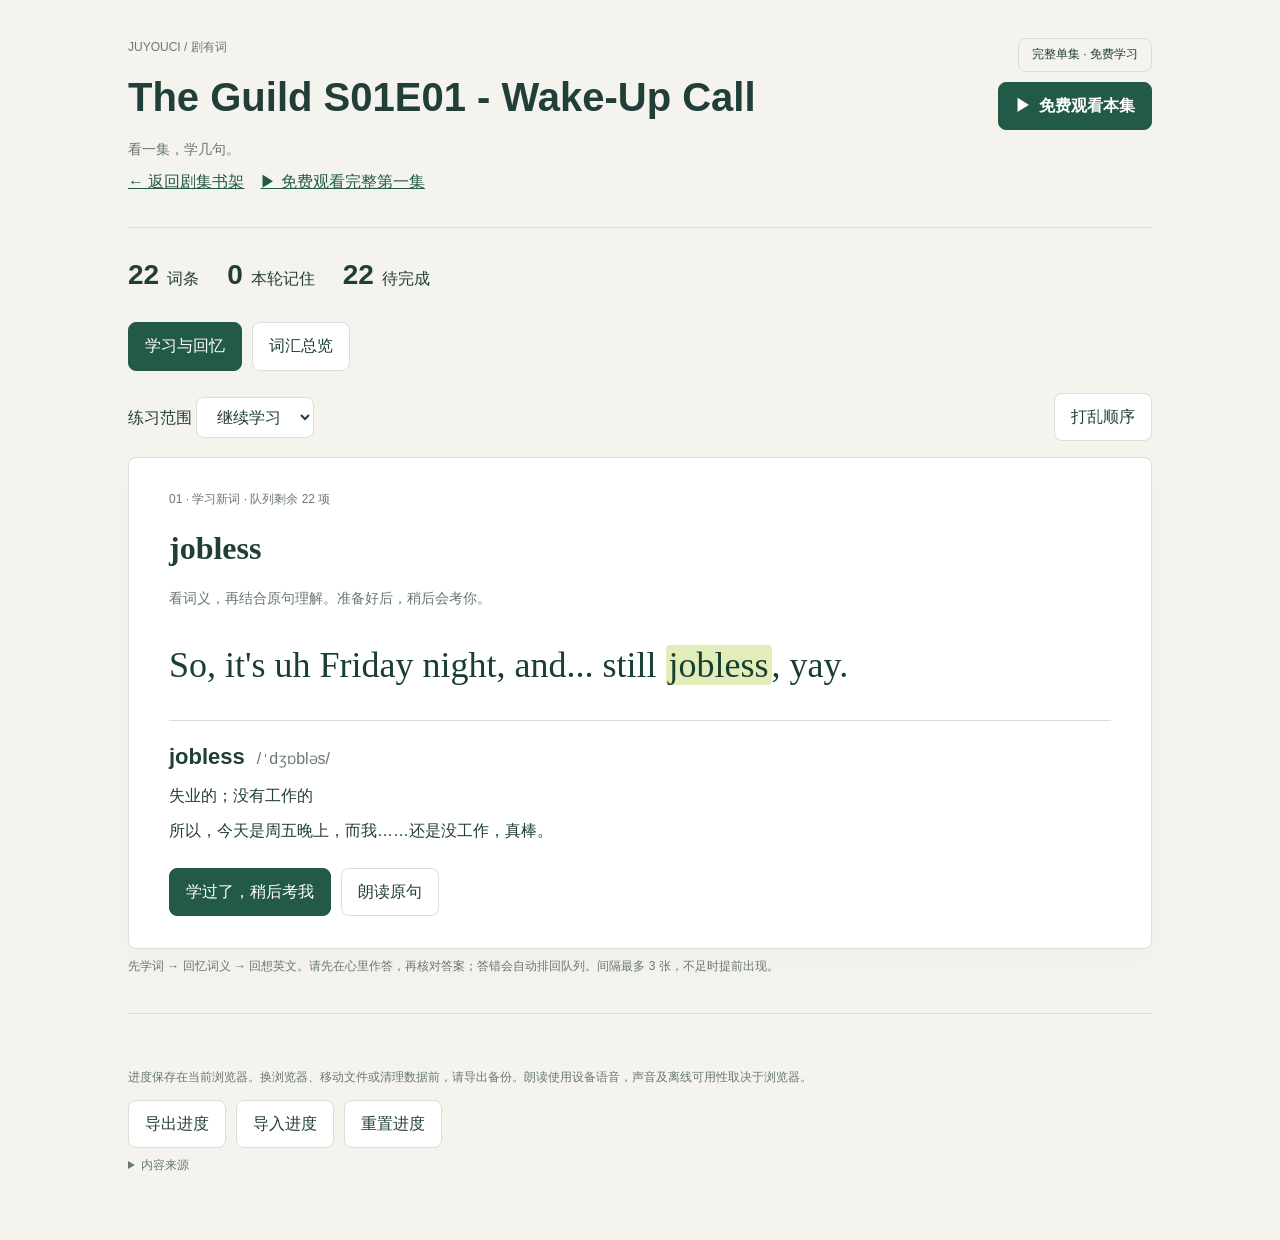
<file: episodes/the-guild-s01e01.html>
<!doctype html>
<html lang="zh-CN">
<head><meta charset="utf-8"><meta name="viewport" content="width=device-width,initial-scale=1"><title>剧有词 · 学习卡</title>
<style>
:root{--bg:#f4f3ed;--ink:#213e39;--muted:#687772;--line:#d8dfd6;--green:#235a47;--soft:#e5ecdf}*{box-sizing:border-box}body{margin:0;background:var(--bg);color:var(--ink);font:16px/1.65 -apple-system,BlinkMacSystemFont,"Segoe UI",sans-serif}main{max-width:1080px;margin:auto;padding:38px 28px 64px}header{display:flex;justify-content:space-between;gap:20px;align-items:flex-start;border-bottom:1px solid var(--line);padding-bottom:24px}.header-actions{display:flex;align-items:flex-end;gap:10px;flex-direction:column}.eyebrow{font-size:12px;letter-spacing:0;text-transform:uppercase;color:var(--muted)}h1{font-size:clamp(26px,4vw,40px);letter-spacing:0;margin:6px 0}p{margin:8px 0}.muted{color:var(--muted);font-size:14px}.badge{border:1px solid var(--line);border-radius:8px;padding:6px 13px;font-size:12px;white-space:nowrap}.watch-link{display:inline-flex;align-items:center;gap:8px;background:var(--green);color:#fff;text-decoration:none;border:1px solid var(--green);border-radius:8px;padding:10px 16px;font-weight:650;white-space:nowrap}.watch-link:hover{background:#174535}.watch-link:focus-visible{outline:3px solid #d99945;outline-offset:3px}.stats{display:flex;gap:28px;margin:24px 0}.stats strong{font-size:28px;margin-right:8px}nav,.toolbar,.actions{display:flex;gap:10px;flex-wrap:wrap;align-items:center}button,select,input{font:inherit}button,select{border:1px solid var(--line);background:#fff;color:var(--ink);padding:10px 16px;border-radius:8px;cursor:pointer}button:hover{background:var(--soft)}button:disabled{opacity:.4;cursor:default}button:focus-visible,input:focus-visible,select:focus-visible{outline:3px solid #d99945;outline-offset:3px}.primary,button[aria-pressed=true]{background:var(--green);color:white;border-color:var(--green)}.toolbar{justify-content:space-between;margin:22px 0 16px}.card{background:#fff;border:1px solid var(--line);border-radius:8px;padding:32px 40px;min-height:370px;box-shadow:0 12px 35px #213e3906}.sentence{font-family:Georgia,serif;font-size:clamp(25px,4vw,36px);line-height:1.5;margin:28px 0;color:#193e33}.answer{border-top:1px solid var(--line);margin:22px 0;padding-top:18px}.term{font-size:22px;font-weight:650}.ipa{font-size:16px;color:var(--muted);font-weight:400;margin-left:12px}.actions{margin-top:24px}.bottom{justify-content:space-between;margin-top:18px;display:flex;gap:12px;align-items:center}.hint{font-size:12px;color:var(--muted)}input[type=search]{width:100%;padding:14px 18px;border:1px solid var(--line);border-radius:8px;background:white;margin:22px 0}.word{background:white;border:1px solid var(--line);border-radius:8px;padding:20px 24px;margin-bottom:12px}.word-top{display:flex;justify-content:space-between;gap:12px}.word p{overflow-wrap:anywhere}.word .example{font-family:Georgia,serif;font-size:20px}footer{margin-top:36px;padding-top:22px;border-top:1px solid var(--line)}footer .actions{margin-top:12px}#notice{min-height:24px;color:#855220;font-size:14px}#source-list{overflow-wrap:anywhere}a{color:var(--green)}[hidden]{display:none!important}@media(max-width:620px){main{padding:24px 16px}header{display:block}.header-actions{align-items:flex-start;margin-top:14px}.badge{display:inline-block}.card{padding:22px;min-height:360px}.stats{gap:18px}.stats strong{font-size:23px}.bottom{align-items:flex-start;flex-direction:column}.actions button{flex:1}.word{padding:16px}}
mark{background:#e3edb9;color:inherit;border-radius:4px;padding:0 3px}.target{font:600 32px/1.4 Georgia,serif;margin:16px 0}.sentence{overflow-wrap:anywhere}
</style><link rel="stylesheet" href="../assets/selection-tools.css"></head>
<body><main>
<header><div><div class="eyebrow">JUYOUCI / 剧有词</div><h1 id="title"></h1><p class="muted">看一集，学几句。</p><p><a href="../index.html">← 返回剧集书架</a>　<a href="https://www.youtube.com/watch?v=grCTXGW3sxQ" target="_blank" rel="noopener noreferrer">▶ 免费观看完整第一集</a></p></div><div class="header-actions"><span class="badge">完整单集 · 免费学习</span><a class="watch-link" href="https://www.youtube.com/watch?v=grCTXGW3sxQ" target="_blank" rel="noopener noreferrer" aria-label="在 YouTube 免费观看 The Guild 第一季第一集"><span aria-hidden="true">▶</span> 免费观看本集</a></div></header>
<div class="stats" aria-label="学习统计"><div><strong id="total">0</strong>词条</div><div><strong id="learned">0</strong>本轮记住</div><div><strong id="remaining">0</strong>待完成</div></div>
<nav aria-label="页面模式"><button id="study-tab" aria-pressed="true">学习与回忆</button><button id="list-tab" aria-pressed="false">词汇总览</button></nav>
<section id="study"><div class="toolbar"><label>练习范围 <select id="filter"><option value="unlearned">继续学习</option><option value="again">需要再练</option><option value="all">全部复习</option></select></label><button id="shuffle">打乱顺序</button></div>
<div class="card"><div class="eyebrow" id="position"></div><h2 class="target" id="target"></h2><p class="muted" id="prompt"></p><p class="sentence" id="sentence"></p><div class="answer" id="answer"><div><span class="term" id="term"></span><span class="ipa" id="ipa"></span></div><p id="meaning"></p><p id="translation"></p></div><div class="actions"><button class="primary" id="start">学过了，稍后考我</button><button class="primary" id="reveal" hidden>核对答案</button><button id="speak">朗读原句</button></div><div class="actions" id="ratings" hidden><button id="again">没想起来</button><button class="primary" id="known">想起来了</button></div></div>
<p class="hint">先学词 → 回忆词义 → 回想英文。请先在心里作答，再核对答案；答错会自动排回队列。间隔最多 3 张，不足时提前出现。</p></section>
<section id="list" hidden><input id="search" name="vocab-search" type="search" aria-label="搜索词汇" placeholder="搜索词汇、释义或台词…"><p class="muted" id="results"></p><div id="words"></div></section>
<footer><div id="notice" role="status" aria-live="polite"></div><p class="hint">进度保存在当前浏览器。换浏览器、移动文件或清理数据前，请导出备份。朗读使用设备语音，声音及离线可用性取决于浏览器。</p><div class="actions"><button id="export">导出进度</button><button id="import">导入进度</button><button id="reset">重置进度</button><input type="file" id="file" accept="application/json,.json" hidden></div><p class="muted" id="note"></p><details><summary class="hint">内容来源</summary><div id="source-list"></div></details></footer>
</main><script type="application/json" id="vocab-data">{"title": "The Guild S01E01 - Wake-Up Call", "deck_id": "the-guild:S01E01:zh", "cards": [{"term": "jobless", "meaning": "失业的；没有工作的", "ipa": "/ˈdʒɒbləs/", "sentence": "So, it's uh Friday night, and... still jobless, yay.", "translation": "所以，今天是周五晚上，而我……还是没工作，真棒。", "target_spans": [[39, 46]], "id": "6480ca8732b2ab5fd3e2"}, {"term": "break up with", "meaning": "与某人结束关系；这里幽默地指终止咨询关系", "ipa": "/breɪk ʌp wɪð/", "sentence": "My therapist uh, broke up with me...", "translation": "我的心理咨询师，呃，跟我结束关系了……", "target_spans": [[17, 30]], "id": "617ea99aa2144652e601"}, {"term": "fire", "meaning": "解雇；这里指不再继续提供服务", "ipa": "/ˈfaɪər/", "sentence": "Wait, so you're firing me?", "translation": "等等，所以你要把我开掉？", "target_spans": [[16, 22]], "id": "47158b9a0f89da3f5172"}, {"term": "be willing to", "meaning": "愿意做某事", "ipa": "/biː ˈwɪlɪŋ tə/", "sentence": "I'm sorry Cyd, but you don't seem willing to work on your addiction.", "translation": "抱歉，希德，但你好像并不愿意处理自己的成瘾问题。", "target_spans": [[34, 44]], "id": "acacebd3ea0a60f1d85c"}, {"term": "establish parameters", "meaning": "设定限制或规则", "ipa": "/ɪˈstæblɪʃ pəˈræmɪtərz/", "sentence": "I've been establishing parameters like we talked about... kinda.", "translation": "我一直在按我们谈过的那样设定限制……算是吧。", "target_spans": [[10, 33]], "id": "4872eb3eb1739c585e18"}, {"term": "be immersed in", "meaning": "沉浸于；深陷于", "ipa": "/biː ɪˈmɜːrst ɪn/", "sentence": "You can't grow if you're still immersed in an imaginary social environment.", "translation": "如果你仍沉浸在虚拟的社交环境里，就无法成长。", "target_spans": [[31, 42]], "id": "bb0b6375a0e3740aeb89"}, {"term": "hold on", "meaning": "等一下；坚持住", "ipa": "/həʊld ɒn/", "sentence": "Wait, hold on.", "translation": "等等，坚持住。", "target_spans": [[6, 13]], "id": "3bbea2ae724004f74552"}, {"term": "face to face", "meaning": "面对面地；当面", "ipa": "/feɪs tə feɪs/", "sentence": "Have you met them? Face to face?", "translation": "你见过他们吗？面对面见过？", "target_spans": [[19, 31]], "id": "02ef980e0b55ccc533c9"}, {"term": "support system", "meaning": "支持体系；能提供帮助的人际网络", "ipa": "/səˈpɔːrt ˌsɪstəm/", "sentence": "Cyd, you need a genuine support system at this time in your life.", "translation": "希德，在你人生的这个阶段，你需要一个真正的支持体系。", "target_spans": [[24, 38]], "id": "352a321df496640db1f7"}, {"term": "call someone back", "meaning": "稍后给某人回电话", "ipa": "/kɔːl ˈsʌmwʌn bæk/", "sentence": "Can I just call you back, later?", "translation": "我能晚点再给你回电话吗？", "target_spans": [[11, 15], [20, 24]], "id": "5669060fdfc9d8c69a87"}, {"term": "finger-pointing", "meaning": "相互指责；推卸责任", "ipa": "/ˈfɪŋɡər ˌpɔɪntɪŋ/", "sentence": "Tinkerballa, Guild Rule #4. No finger pointing.", "translation": "廷克贝拉，公会规则第四条：不许互相指责。", "target_spans": [[31, 46]], "id": "534b56937e1c7145a742"}, {"term": "get the feeling", "meaning": "有某种感觉或预感", "ipa": "/ɡet ðə ˈfiːlɪŋ/", "sentence": "You guys ever get the feeling we play this game too much?", "translation": "你们有没有觉得我们玩这个游戏玩得太多了？", "target_spans": [[14, 29]], "id": "b1dfad77edf932eb9aa9"}, {"term": "web surf", "meaning": "上网浏览", "ipa": "/web sɜːrf/", "sentence": "Yeah, so then I web surf.", "translation": "是啊，所以我就去上网闲逛。", "target_spans": [[16, 24]], "id": "d856a47efd3015b22937"}, {"term": "check the link", "meaning": "看看这个链接", "ipa": "/tʃek ðə lɪŋk/", "sentence": "Check the link.", "translation": "看看这个链接。", "target_spans": [[0, 14]], "id": "310b356785dc1974d8f4"}, {"term": "show up", "meaning": "出现；到场", "ipa": "/ʃəʊ ʌp/", "sentence": "So, did Zaboo show up yet?", "translation": "那么，扎布出现了吗？", "target_spans": [[14, 21]], "id": "db63e27b36eaf104e8d3"}, {"term": "as we speak", "meaning": "就在我们说话的此刻；正在进行中", "ipa": "/æz wiː spiːk/", "sentence": "And I'm docking him attendance points as we speak.", "translation": "而且就在我们说话的时候，我正在扣他的出勤分。", "target_spans": [[38, 49]], "id": "bc1ef6662b438006f5c0"}, {"term": "let this be a lesson", "meaning": "把这当作一次教训", "ipa": "/let ðɪs biː ə ˈlesən/", "sentence": "Let this be a lesson.", "translation": "把这当作一次教训吧。", "target_spans": [[0, 20]], "id": "6e3f47c11f4f4df32ea3"}, {"term": "miss a run", "meaning": "错过一次集体行动或活动", "ipa": "/mɪs ə rʌn/", "sentence": "Weird! Zaboo never misses a Guild run!", "translation": "奇怪！扎布从不错过公会活动！", "target_spans": [[19, 37]], "id": "04959945909c1048efa2"}, {"term": "take time off", "meaning": "休假；暂停一段时间", "ipa": "/teɪk taɪm ɒf/", "sentence": "He didn't say anything about taking time off, did he?", "translation": "他没说过要暂停一阵子，对吧？", "target_spans": [[29, 44]], "id": "a180397a21e94d195f29"}, {"term": "be right back", "meaning": "马上回来", "ipa": "/biː raɪt bæk/", "sentence": "I'll be right back.", "translation": "我马上回来。", "target_spans": [[5, 18]], "id": "f1da6439fc5d43be7506"}, {"term": "be worth the money", "meaning": "物有所值；值得花这笔钱", "ipa": "/biː wɜːrθ ðə ˈmʌni/", "sentence": "It was a lot but it was worth it.", "translation": "是花了不少，但很值得。", "target_spans": [[24, 32]], "id": "62151e3fe5aac3bd1dc2"}, {"term": "doorstep", "meaning": "门阶；家门口", "ipa": "/ˈdɔːrstep/", "sentence": "I'm at your doorstep!", "translation": "我就在你家门口！", "target_spans": [[12, 20]], "id": "76b4c6f939943afd70a8"}], "sources": ["https://www.youtube.com/watch?v=grCTXGW3sxQ", "https://filmot.com/sidebyside/grCTXGW3sxQ/en/cs/English/Czech/The%2BGuild%2B-%2BEpisode%2B1%3A%2BWake-Up%2BCall"], "note": ""}</script><script>
'use strict';
const D=JSON.parse(document.getElementById('vocab-data').textContent), $=id=>document.getElementById(id);
const key='series-vocab:v1:'+D.deck_id, ids=new Set(D.cards.map(c=>c.id));
let progress={}, queue=[],revealed=false,mode='study';
const cardById=new Map(D.cards.map(c=>[c.id,c]));
function notify(s){$('notice').textContent=s;}
function cleanProgress(p){if(!p||typeof p!=='object'||Array.isArray(p))throw Error('进度格式不正确');const out={};for(const [id,v] of Object.entries(p)){if(!ids.has(id))continue;if(!['known','again','studied','meaning'].includes(v))throw Error('进度状态不正确');out[id]=v;}return out;}
try{const saved=localStorage.getItem(key);if(saved)progress=cleanProgress(JSON.parse(saved));}catch(e){notify('无法读取本地进度；本次仍可学习，请使用导出进度保存。');}
function save(){try{localStorage.setItem(key,JSON.stringify(progress));}catch(e){notify('浏览器未允许保存进度，请点击“导出进度”备份。');}}
function stats(){$('total').textContent=D.cards.length;const n=D.cards.filter(c=>progress[c.id]==='known').length;$('learned').textContent=n;$('remaining').textContent=D.cards.length-n;}
function current(){return queue.length?cardById.get(queue[0].id):null;}
function rebuild(){queue=D.cards.filter(c=>$('filter').value==='all'||($('filter').value==='again'?progress[c.id]==='again':progress[c.id]!=='known')).map(c=>({id:c.id,phase:!progress[c.id]?'learn':progress[c.id]==='meaning'?'cloze':'meaning'}));render();}
function sentence(c,blank){$('sentence').replaceChildren();let at=0;for(const [start,end] of c.target_spans){$('sentence').append(document.createTextNode(c.sentence.slice(at,start)));const m=document.createElement('mark');m.textContent=blank?'________':c.sentence.slice(start,end);$('sentence').append(m);at=end;}$('sentence').append(document.createTextNode(c.sentence.slice(at)));}
function render(){stats();revealed=false;$('ratings').hidden=true;const c=current();const phase=queue[0]?.phase;
for(const id of ['start','reveal','speak'])$(id).hidden=!c;
$('answer').hidden=!c||phase!=='learn';$('target').hidden=!c;
if(!c){$('position').textContent='本组练习完成';$('sentence').textContent='休息一下吧。之后可以选择“全部复习”再练。';$('prompt').textContent='本轮记住不等于长期掌握，建议过几天再回来复习。';return;}
$('position').textContent=({learn:'01 · 学习新词',meaning:'02 · 回忆词义',cloze:'03 · 回想英文'})[phase]+` · 队列剩余 ${queue.length} 项`;
$('target').textContent=phase==='cloze'?c.meaning:c.term;
$('prompt').textContent=phase==='learn'?'看词义，再结合原句理解。准备好后，稍后会考你。':phase==='meaning'?'标出的词或短语在这句话中是什么意思？':'根据中文意思，回想空格处的英文（按原句形式）。';
sentence(c,phase==='cloze');
for(const f of ['term','ipa','meaning','translation'])$(f).textContent=c[f];
$('start').hidden=phase!=='learn';$('reveal').hidden=phase==='learn';$('reveal').textContent='核对答案';$('speak').hidden=phase==='cloze';}
function reveal(){const c=current();if(!c||queue[0].phase==='learn')return;revealed=true;$('answer').hidden=false;$('ratings').hidden=false;$('reveal').hidden=true;$('speak').hidden=false;if(queue[0].phase==='cloze')sentence(c,false);}
function enqueue(task){queue.splice(Math.min(3,queue.length),0,task);}
function stopVoice(){if('speechSynthesis'in window)speechSynthesis.cancel();}
function study(){if(queue[0]?.phase!=='learn')return;stopVoice();const task=queue.shift();progress[task.id]='studied';enqueue({id:task.id,phase:'meaning'});save();render();}
function rate(value){if(!revealed||!current())return;stopVoice();const task=queue.shift();if(value==='again'){progress[task.id]='again';enqueue({id:task.id,phase:'meaning'});}else if(task.phase==='meaning'){progress[task.id]='meaning';enqueue({id:task.id,phase:'cloze'});}else{progress[task.id]='known';}save();render();}
function list(){const q=$('search').value.trim().toLocaleLowerCase();const rows=D.cards.filter(c=>[c.term,c.meaning,c.sentence,c.translation].join(' ').toLocaleLowerCase().includes(q));$('results').textContent=`找到 ${rows.length} 个词条`;$('words').replaceChildren();for(const c of rows){const el=document.createElement('article');el.className='word';const top=document.createElement('div');top.className='word-top';const term=document.createElement('strong');term.textContent=c.term;const status=document.createElement('span');status.className='hint';status.textContent=progress[c.id]==='known'?'本轮记住':progress[c.id]==='again'?'需要再练':progress[c.id]?'练习中':'未学习';top.append(term,status);el.append(top);for(const [txt,cls]of [[c.ipa,'muted'],[c.meaning,''],[c.sentence,'example'],[c.translation,'muted']]){const p=document.createElement('p');p.textContent=txt;p.className=cls;el.append(p);}$('words').append(el);}}
function switchMode(m){mode=m;$('study').hidden=m!=='study';$('list').hidden=m!=='list';$('study-tab').setAttribute('aria-pressed',m==='study');$('list-tab').setAttribute('aria-pressed',m==='list');if(m==='list')list();}
$('title').textContent=D.title;document.title=D.title+' · 剧有词';$('note').textContent=D.note;
for(const s of D.sources){const p=document.createElement('p');if(/^https?:\/\//i.test(s)){const a=document.createElement('a');a.href=s;a.textContent=s;a.target='_blank';a.rel='noopener noreferrer';p.append(a);}else p.textContent=s;$('source-list').append(p);}
$('study-tab').onclick=()=>switchMode('study');$('list-tab').onclick=()=>switchMode('list');$('search').oninput=list;$('filter').onchange=rebuild;$('reveal').onclick=reveal;$('start').onclick=study;$('known').onclick=()=>rate('known');$('again').onclick=()=>rate('again');
$('shuffle').onclick=()=>{for(let i=queue.length-1;i>0;i--){const j=Math.floor(Math.random()*(i+1));[queue[i],queue[j]]=[queue[j],queue[i]];}render();};
$('speak').onclick=()=>{if(!('speechSynthesis'in window)){notify('当前浏览器不支持朗读，翻卡和复习仍可使用。');return;}const c=current();if(!c)return;speechSynthesis.cancel();const u=new SpeechSynthesisUtterance(c.sentence);u.lang='en-US';u.rate=.85;u.onerror=()=>notify('朗读暂不可用，请检查设备语音或网络。');speechSynthesis.speak(u);};
$('export').onclick=()=>{const blob=new Blob([JSON.stringify({version:1,deck_id:D.deck_id,progress},null,2)],{type:'application/json'});const url=URL.createObjectURL(blob),a=document.createElement('a');a.href=url;a.download='vocab-progress.json';a.click();setTimeout(()=>URL.revokeObjectURL(url),2000);notify('已导出学习进度。');};
$('import').onclick=()=>$('file').click();$('file').onchange=async()=>{const f=$('file').files[0];if(!f)return;try{if(f.size>2000000)throw Error('文件过大');const obj=JSON.parse(await f.text());if(obj.version!==1||obj.deck_id!==D.deck_id)throw Error('这份进度不属于当前词汇页');const p=cleanProgress(obj.progress);if(!confirm('导入会替换当前学习进度，继续吗？'))return;progress=p;save();rebuild();list();notify('进度已导入。');}catch(e){notify('导入失败：'+e.message);}finally{$('file').value='';}};
$('reset').onclick=()=>{if(!confirm('确定清除这一集的学习进度吗？'))return;progress={};save();rebuild();list();notify('已重置本集进度。');};
rebuild();
</script><script src="../assets/selection-tools.js"></script></body></html>
</file>
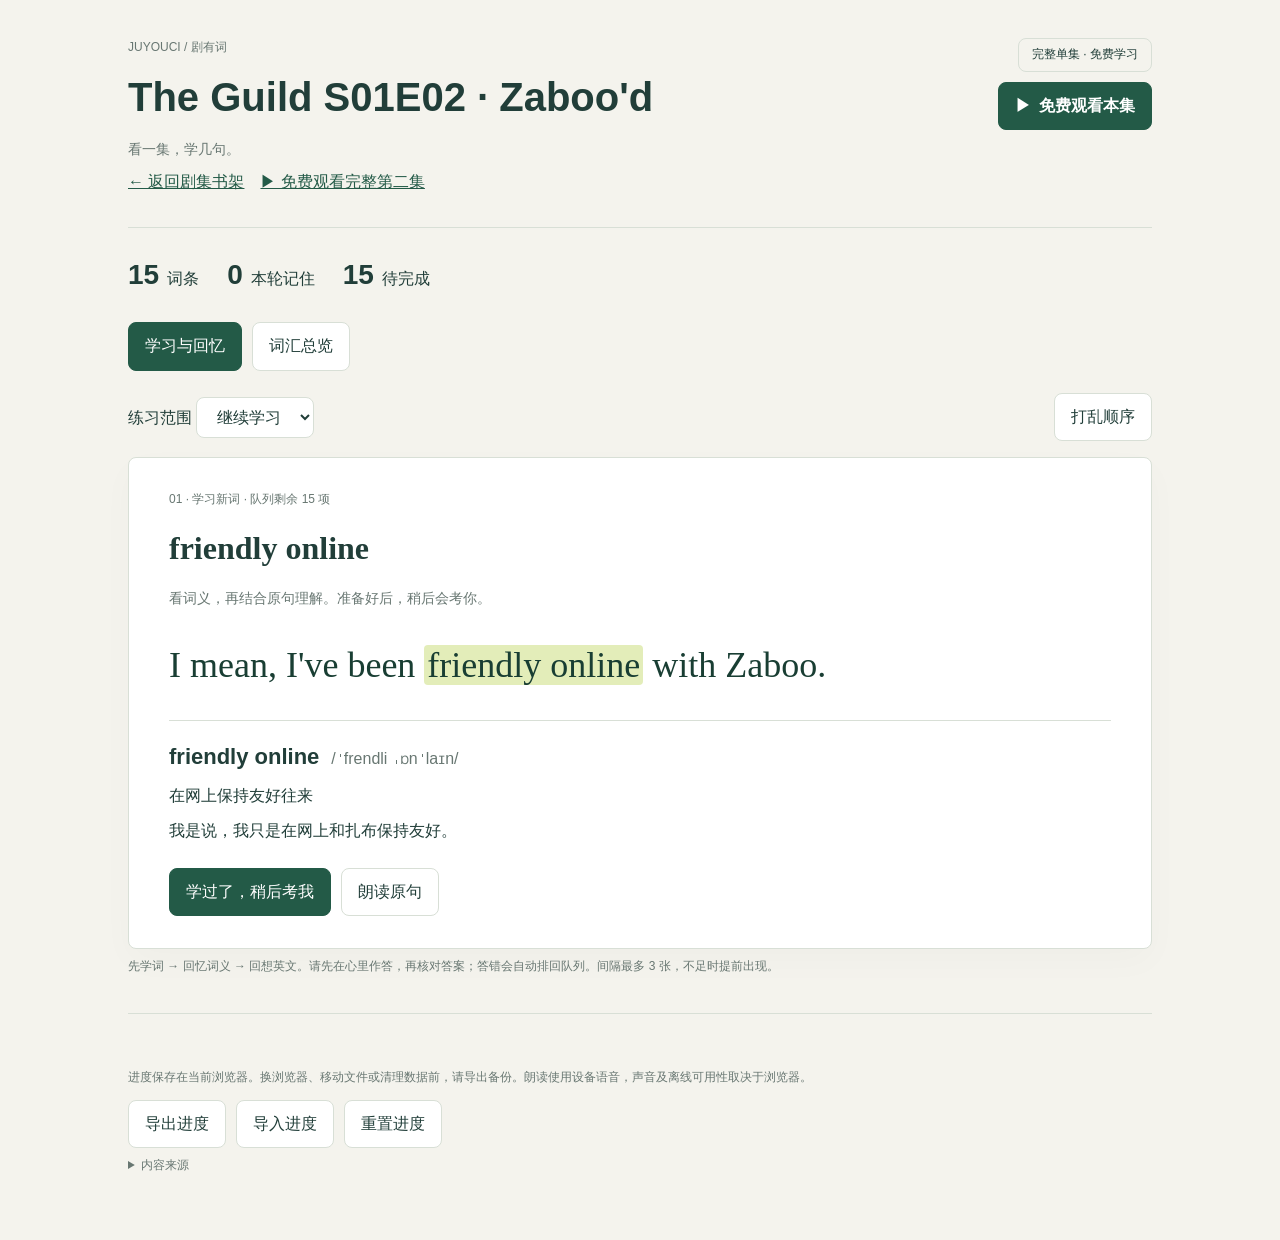
<file: episodes/the-guild-s01e02.html>
<!doctype html>
<html lang="zh-CN">
<head><meta charset="utf-8"><meta name="viewport" content="width=device-width,initial-scale=1"><title>剧有词 · 学习卡</title>
<style>
:root{--bg:#f4f3ed;--ink:#213e39;--muted:#687772;--line:#d8dfd6;--green:#235a47;--soft:#e5ecdf}*{box-sizing:border-box}body{margin:0;background:var(--bg);color:var(--ink);font:16px/1.65 -apple-system,BlinkMacSystemFont,"Segoe UI",sans-serif}main{max-width:1080px;margin:auto;padding:38px 28px 64px}header{display:flex;justify-content:space-between;gap:20px;align-items:flex-start;border-bottom:1px solid var(--line);padding-bottom:24px}.header-actions{display:flex;align-items:flex-end;gap:10px;flex-direction:column}.eyebrow{font-size:12px;letter-spacing:0;text-transform:uppercase;color:var(--muted)}h1{font-size:clamp(26px,4vw,40px);letter-spacing:0;margin:6px 0}p{margin:8px 0}.muted{color:var(--muted);font-size:14px}.badge{border:1px solid var(--line);border-radius:8px;padding:6px 13px;font-size:12px;white-space:nowrap}.watch-link{display:inline-flex;align-items:center;gap:8px;background:var(--green);color:#fff;text-decoration:none;border:1px solid var(--green);border-radius:8px;padding:10px 16px;font-weight:650;white-space:nowrap}.watch-link:hover{background:#174535}.watch-link:focus-visible{outline:3px solid #d99945;outline-offset:3px}.stats{display:flex;gap:28px;margin:24px 0}.stats strong{font-size:28px;margin-right:8px}nav,.toolbar,.actions{display:flex;gap:10px;flex-wrap:wrap;align-items:center}button,select,input{font:inherit}button,select{border:1px solid var(--line);background:#fff;color:var(--ink);padding:10px 16px;border-radius:8px;cursor:pointer}button:hover{background:var(--soft)}button:disabled{opacity:.4;cursor:default}button:focus-visible,input:focus-visible,select:focus-visible{outline:3px solid #d99945;outline-offset:3px}.primary,button[aria-pressed=true]{background:var(--green);color:white;border-color:var(--green)}.toolbar{justify-content:space-between;margin:22px 0 16px}.card{background:#fff;border:1px solid var(--line);border-radius:8px;padding:32px 40px;min-height:370px;box-shadow:0 12px 35px #213e3906}.sentence{font-family:Georgia,serif;font-size:clamp(25px,4vw,36px);line-height:1.5;margin:28px 0;color:#193e33}.answer{border-top:1px solid var(--line);margin:22px 0;padding-top:18px}.term{font-size:22px;font-weight:650}.ipa{font-size:16px;color:var(--muted);font-weight:400;margin-left:12px}.actions{margin-top:24px}.bottom{justify-content:space-between;margin-top:18px;display:flex;gap:12px;align-items:center}.hint{font-size:12px;color:var(--muted)}input[type=search]{width:100%;padding:14px 18px;border:1px solid var(--line);border-radius:8px;background:white;margin:22px 0}.word{background:white;border:1px solid var(--line);border-radius:8px;padding:20px 24px;margin-bottom:12px}.word-top{display:flex;justify-content:space-between;gap:12px}.word p{overflow-wrap:anywhere}.word .example{font-family:Georgia,serif;font-size:20px}footer{margin-top:36px;padding-top:22px;border-top:1px solid var(--line)}footer .actions{margin-top:12px}#notice{min-height:24px;color:#855220;font-size:14px}#source-list{overflow-wrap:anywhere}a{color:var(--green)}[hidden]{display:none!important}@media(max-width:620px){main{padding:24px 16px}header{display:block}.header-actions{align-items:flex-start;margin-top:14px}.badge{display:inline-block;margin-top:10px}.card{padding:22px;min-height:360px}.watch-link{display:inline-flex;align-items:center;gap:8px;background:var(--green);color:#fff;text-decoration:none;border:1px solid var(--green);border-radius:8px;padding:10px 16px;font-weight:650;white-space:nowrap}.watch-link:hover{background:#174535}.watch-link:focus-visible{outline:3px solid #d99945;outline-offset:3px}.stats{gap:18px}.stats strong{font-size:23px}.bottom{align-items:flex-start;flex-direction:column}.actions button{flex:1}.word{padding:16px}}
mark{background:#e3edb9;color:inherit;border-radius:4px;padding:0 3px}.target{font:600 32px/1.4 Georgia,serif;margin:16px 0}.sentence{overflow-wrap:anywhere}
</style><link rel="stylesheet" href="../assets/selection-tools.css"></head>
<body><main>
<header><div><div class="eyebrow">JUYOUCI / 剧有词</div><h1 id="title"></h1><p class="muted">看一集，学几句。</p><p><a href="../index.html">← 返回剧集书架</a>　<a href="https://www.youtube.com/watch?v=Qb7GNu3NN-E" target="_blank" rel="noopener noreferrer">▶ 免费观看完整第二集</a></p></div><div class="header-actions"><span class="badge">完整单集 · 免费学习</span><a class="watch-link" href="https://www.youtube.com/watch?v=Qb7GNu3NN-E" target="_blank" rel="noopener noreferrer" aria-label="在 YouTube 免费观看 The Guild 第一季第二集"><span aria-hidden="true">▶</span> 免费观看本集</a></div></header>
<div class="stats" aria-label="学习统计"><div><strong id="total">0</strong>词条</div><div><strong id="learned">0</strong>本轮记住</div><div><strong id="remaining">0</strong>待完成</div></div>
<nav aria-label="页面模式"><button id="study-tab" aria-pressed="true">学习与回忆</button><button id="list-tab" aria-pressed="false">词汇总览</button></nav>
<section id="study"><div class="toolbar"><label>练习范围 <select id="filter"><option value="unlearned">继续学习</option><option value="again">需要再练</option><option value="all">全部复习</option></select></label><button id="shuffle">打乱顺序</button></div>
<div class="card"><div class="eyebrow" id="position"></div><h2 class="target" id="target"></h2><p class="muted" id="prompt"></p><p class="sentence" id="sentence"></p><div class="answer" id="answer"><div><span class="term" id="term"></span><span class="ipa" id="ipa"></span></div><p id="meaning"></p><p id="translation"></p></div><div class="actions"><button class="primary" id="start">学过了，稍后考我</button><button class="primary" id="reveal" hidden>核对答案</button><button id="speak">朗读原句</button></div><div class="actions" id="ratings" hidden><button id="again">没想起来</button><button class="primary" id="known">想起来了</button></div></div>
<p class="hint">先学词 → 回忆词义 → 回想英文。请先在心里作答，再核对答案；答错会自动排回队列。间隔最多 3 张，不足时提前出现。</p></section>
<section id="list" hidden><input id="search" name="vocab-search" type="search" aria-label="搜索词汇" placeholder="搜索词汇、释义或台词…"><p class="muted" id="results"></p><div id="words"></div></section>
<footer><div id="notice" role="status" aria-live="polite"></div><p class="hint">进度保存在当前浏览器。换浏览器、移动文件或清理数据前，请导出备份。朗读使用设备语音，声音及离线可用性取决于浏览器。</p><div class="actions"><button id="export">导出进度</button><button id="import">导入进度</button><button id="reset">重置进度</button><input type="file" id="file" accept="application/json,.json" hidden></div><p class="muted" id="note"></p><details><summary class="hint">内容来源</summary><div id="source-list"></div></details></footer>
</main><script type="application/json" id="vocab-data">{"title": "The Guild S01E02 · Zaboo'd", "deck_id": "the-guild:S01E02:zh", "cards": [{"term": "friendly online", "meaning": "在网上保持友好往来", "ipa": "/ˈfrendli ˌɒnˈlaɪn/", "sentence": "I mean, I've been friendly online with Zaboo.", "translation": "我是说，我只是在网上和扎布保持友好。", "target_spans": [[18, 33]], "id": "f06a227a1abddacde2ad"}, {"term": "coworker", "meaning": "同事", "ipa": "/ˈkoʊˌwɜːrkər/", "sentence": "But nothing you wouldn't say to a coworker you see, like, five to eight, nine hours a day.", "translation": "但那些话也不过是你会对一个每天见五到九小时的同事说的。", "target_spans": [[34, 42]], "id": "6dbdd7aeb702a43bb5ad"}, {"term": "online flirtation", "meaning": "网络暧昧；网上调情", "ipa": "/ˌɒnˈlaɪn flɜːrˈteɪʃən/", "sentence": "I guess online flirtation can be interpreted many ways.", "translation": "我想网络暧昧可以有很多种解读。", "target_spans": [[8, 25]], "id": "b661be6b4c3a6e6cfd65"}, {"term": "delusional", "meaning": "妄想的；脱离现实的", "ipa": "/dɪˈluːʒənəl/", "sentence": "Especially if you're delusional.", "translation": "尤其是当你有妄想的时候。", "target_spans": [[21, 31]], "id": "8018fc205abce2dae319"}, {"term": "track someone down", "meaning": "追查并找到某人", "ipa": "/træk ˈsʌmwʌn daʊn/", "sentence": "It was pretty easy to track you down 'cause I'm awesome.", "translation": "找到你相当容易，因为我很厉害。", "target_spans": [[22, 36]], "id": "02f2a07374935e9a8bd6"}, {"term": "physical realm", "meaning": "现实世界；物理空间", "ipa": "/ˈfɪzɪkəl relm/", "sentence": "I came here to the physical realm to hold you.", "translation": "我来到现实世界就是为了拥抱你。", "target_spans": [[19, 33]], "id": "f603b92a5f3fff60e3ce"}, {"term": "long-distance relationship", "meaning": "异地恋", "ipa": "/ˌlɒŋ ˈdɪstəns rɪˈleɪʃənʃɪp/", "sentence": "This long-distance thing is killing our relationship.", "translation": "这种异地状态正在毁掉我们的关系。", "target_spans": [[5, 24]], "id": "9fe3f509763c86b5fdaf"}, {"term": "say otherwise", "meaning": "表明情况并非如此", "ipa": "/seɪ ˈʌðərwaɪz/", "sentence": "This chat log says otherwise.", "translation": "这份聊天记录可不是这么说的。", "target_spans": [[14, 28]], "id": "0cd16ab2724ed399dd05"}, {"term": "ruin our relationship", "meaning": "破坏我们的关系", "ipa": "/ˈruːɪn aʊər rɪˈleɪʃənʃɪp/", "sentence": "I don't want to ruin our relationship.", "translation": "我不想破坏我们的关系。", "target_spans": [[16, 37]], "id": "e0e4f3437de24dec5052"}, {"term": "keyboard error", "meaning": "键盘输入错误", "ipa": "/ˈkiːbɔːrd ˈerər/", "sentence": "Because that was just a keyboard error.", "translation": "因为那只是一次键盘输入错误。", "target_spans": [[24, 38]], "id": "0bf277113804a7426b41"}, {"term": "Freudian slip", "meaning": "弗洛伊德式口误；无意中泄露真实想法", "ipa": "/ˌfrɔɪdiən ˈslɪp/", "sentence": "It's a Freudian slip.", "translation": "这是一次泄露真实想法的口误。", "target_spans": [[7, 20]], "id": "0e522411c6675f25ddbb"}, {"term": "undeniable", "meaning": "不可否认的", "ipa": "/ˌʌndɪˈnaɪəbəl/", "sentence": "Our keyboard chemistry is undeniable.", "translation": "我们在键盘上的默契不可否认。", "target_spans": [[26, 36]], "id": "c41ded60b13bc0702371"}, {"term": "floor plan", "meaning": "楼层平面图", "ipa": "/ˈflɔːr plæn/", "sentence": "I know every floor plan of every place you've ever lived.", "translation": "你住过的每个地方，我都知道它的平面图。", "target_spans": [[13, 23]], "id": "01a4dc6291adca749f2c"}, {"term": "inappropriate", "meaning": "不合适的；越界的", "ipa": "/ˌɪnəˈproʊpriət/", "sentence": "That is inappropriate.", "translation": "这太越界了。", "target_spans": [[8, 21]], "id": "bf51f298ff8f8b8c3a93"}, {"term": "live it up", "meaning": "尽情享乐；痛快玩乐", "ipa": "/lɪv ɪt ʌp/", "sentence": "You should live it up.", "translation": "你们应该尽情享受。", "target_spans": [[11, 21]], "id": "f63093777dd75cbb95bd"}], "sources": ["https://www.springfieldspringfield.co.uk/view_episode_scripts.php?episode=s01e02\u0026tv-show=the-guild-2007", "https://www.youtube.com/watch?v=Qb7GNu3NN-E"], "note": ""}</script><script>
'use strict';
const D=JSON.parse(document.getElementById('vocab-data').textContent), $=id=>document.getElementById(id);
const key='series-vocab:v1:'+D.deck_id, ids=new Set(D.cards.map(c=>c.id));
let progress={}, queue=[],revealed=false,mode='study';
const cardById=new Map(D.cards.map(c=>[c.id,c]));
function notify(s){$('notice').textContent=s;}
function cleanProgress(p){if(!p||typeof p!=='object'||Array.isArray(p))throw Error('进度格式不正确');const out={};for(const [id,v] of Object.entries(p)){if(!ids.has(id))continue;if(!['known','again','studied','meaning'].includes(v))throw Error('进度状态不正确');out[id]=v;}return out;}
try{const saved=localStorage.getItem(key);if(saved)progress=cleanProgress(JSON.parse(saved));}catch(e){notify('无法读取本地进度；本次仍可学习，请使用导出进度保存。');}
function save(){try{localStorage.setItem(key,JSON.stringify(progress));}catch(e){notify('浏览器未允许保存进度，请点击“导出进度”备份。');}}
function stats(){$('total').textContent=D.cards.length;const n=D.cards.filter(c=>progress[c.id]==='known').length;$('learned').textContent=n;$('remaining').textContent=D.cards.length-n;}
function current(){return queue.length?cardById.get(queue[0].id):null;}
function rebuild(){queue=D.cards.filter(c=>$('filter').value==='all'||($('filter').value==='again'?progress[c.id]==='again':progress[c.id]!=='known')).map(c=>({id:c.id,phase:!progress[c.id]?'learn':progress[c.id]==='meaning'?'cloze':'meaning'}));render();}
function sentence(c,blank){$('sentence').replaceChildren();let at=0;for(const [start,end] of c.target_spans){$('sentence').append(document.createTextNode(c.sentence.slice(at,start)));const m=document.createElement('mark');m.textContent=blank?'________':c.sentence.slice(start,end);$('sentence').append(m);at=end;}$('sentence').append(document.createTextNode(c.sentence.slice(at)));}
function render(){stats();revealed=false;$('ratings').hidden=true;const c=current();const phase=queue[0]?.phase;
for(const id of ['start','reveal','speak'])$(id).hidden=!c;
$('answer').hidden=!c||phase!=='learn';$('target').hidden=!c;
if(!c){$('position').textContent='本组练习完成';$('sentence').textContent='休息一下吧。之后可以选择“全部复习”再练。';$('prompt').textContent='本轮记住不等于长期掌握，建议过几天再回来复习。';return;}
$('position').textContent=({learn:'01 · 学习新词',meaning:'02 · 回忆词义',cloze:'03 · 回想英文'})[phase]+` · 队列剩余 ${queue.length} 项`;
$('target').textContent=phase==='cloze'?c.meaning:c.term;
$('prompt').textContent=phase==='learn'?'看词义，再结合原句理解。准备好后，稍后会考你。':phase==='meaning'?'标出的词或短语在这句话中是什么意思？':'根据中文意思，回想空格处的英文（按原句形式）。';
sentence(c,phase==='cloze');
for(const f of ['term','ipa','meaning','translation'])$(f).textContent=c[f];
$('start').hidden=phase!=='learn';$('reveal').hidden=phase==='learn';$('reveal').textContent='核对答案';$('speak').hidden=phase==='cloze';}
function reveal(){const c=current();if(!c||queue[0].phase==='learn')return;revealed=true;$('answer').hidden=false;$('ratings').hidden=false;$('reveal').hidden=true;$('speak').hidden=false;if(queue[0].phase==='cloze')sentence(c,false);}
function enqueue(task){queue.splice(Math.min(3,queue.length),0,task);}
function stopVoice(){if('speechSynthesis'in window)speechSynthesis.cancel();}
function study(){if(queue[0]?.phase!=='learn')return;stopVoice();const task=queue.shift();progress[task.id]='studied';enqueue({id:task.id,phase:'meaning'});save();render();}
function rate(value){if(!revealed||!current())return;stopVoice();const task=queue.shift();if(value==='again'){progress[task.id]='again';enqueue({id:task.id,phase:'meaning'});}else if(task.phase==='meaning'){progress[task.id]='meaning';enqueue({id:task.id,phase:'cloze'});}else{progress[task.id]='known';}save();render();}
function list(){const q=$('search').value.trim().toLocaleLowerCase();const rows=D.cards.filter(c=>[c.term,c.meaning,c.sentence,c.translation].join(' ').toLocaleLowerCase().includes(q));$('results').textContent=`找到 ${rows.length} 个词条`;$('words').replaceChildren();for(const c of rows){const el=document.createElement('article');el.className='word';const top=document.createElement('div');top.className='word-top';const term=document.createElement('strong');term.textContent=c.term;const status=document.createElement('span');status.className='hint';status.textContent=progress[c.id]==='known'?'本轮记住':progress[c.id]==='again'?'需要再练':progress[c.id]?'练习中':'未学习';top.append(term,status);el.append(top);for(const [txt,cls]of [[c.ipa,'muted'],[c.meaning,''],[c.sentence,'example'],[c.translation,'muted']]){const p=document.createElement('p');p.textContent=txt;p.className=cls;el.append(p);}$('words').append(el);}}
function switchMode(m){mode=m;$('study').hidden=m!=='study';$('list').hidden=m!=='list';$('study-tab').setAttribute('aria-pressed',m==='study');$('list-tab').setAttribute('aria-pressed',m==='list');if(m==='list')list();}
$('title').textContent=D.title;document.title=D.title+' · 剧有词';$('note').textContent=D.note;
for(const s of D.sources){const p=document.createElement('p');if(/^https?:\/\//i.test(s)){const a=document.createElement('a');a.href=s;a.textContent=s;a.target='_blank';a.rel='noopener noreferrer';p.append(a);}else p.textContent=s;$('source-list').append(p);}
$('study-tab').onclick=()=>switchMode('study');$('list-tab').onclick=()=>switchMode('list');$('search').oninput=list;$('filter').onchange=rebuild;$('reveal').onclick=reveal;$('start').onclick=study;$('known').onclick=()=>rate('known');$('again').onclick=()=>rate('again');
$('shuffle').onclick=()=>{for(let i=queue.length-1;i>0;i--){const j=Math.floor(Math.random()*(i+1));[queue[i],queue[j]]=[queue[j],queue[i]];}render();};
$('speak').onclick=()=>{if(!('speechSynthesis'in window)){notify('当前浏览器不支持朗读，翻卡和复习仍可使用。');return;}const c=current();if(!c)return;speechSynthesis.cancel();const u=new SpeechSynthesisUtterance(c.sentence);u.lang='en-US';u.rate=.85;u.onerror=()=>notify('朗读暂不可用，请检查设备语音或网络。');speechSynthesis.speak(u);};
$('export').onclick=()=>{const blob=new Blob([JSON.stringify({version:1,deck_id:D.deck_id,progress},null,2)],{type:'application/json'});const url=URL.createObjectURL(blob),a=document.createElement('a');a.href=url;a.download='vocab-progress.json';a.click();setTimeout(()=>URL.revokeObjectURL(url),2000);notify('已导出学习进度。');};
$('import').onclick=()=>$('file').click();$('file').onchange=async()=>{const f=$('file').files[0];if(!f)return;try{if(f.size>2000000)throw Error('文件过大');const obj=JSON.parse(await f.text());if(obj.version!==1||obj.deck_id!==D.deck_id)throw Error('这份进度不属于当前词汇页');const p=cleanProgress(obj.progress);if(!confirm('导入会替换当前学习进度，继续吗？'))return;progress=p;save();rebuild();list();notify('进度已导入。');}catch(e){notify('导入失败：'+e.message);}finally{$('file').value='';}};
$('reset').onclick=()=>{if(!confirm('确定清除这一集的学习进度吗？'))return;progress={};save();rebuild();list();notify('已重置本集进度。');};
rebuild();
</script><script src="../assets/selection-tools.js"></script></body></html>
</file>
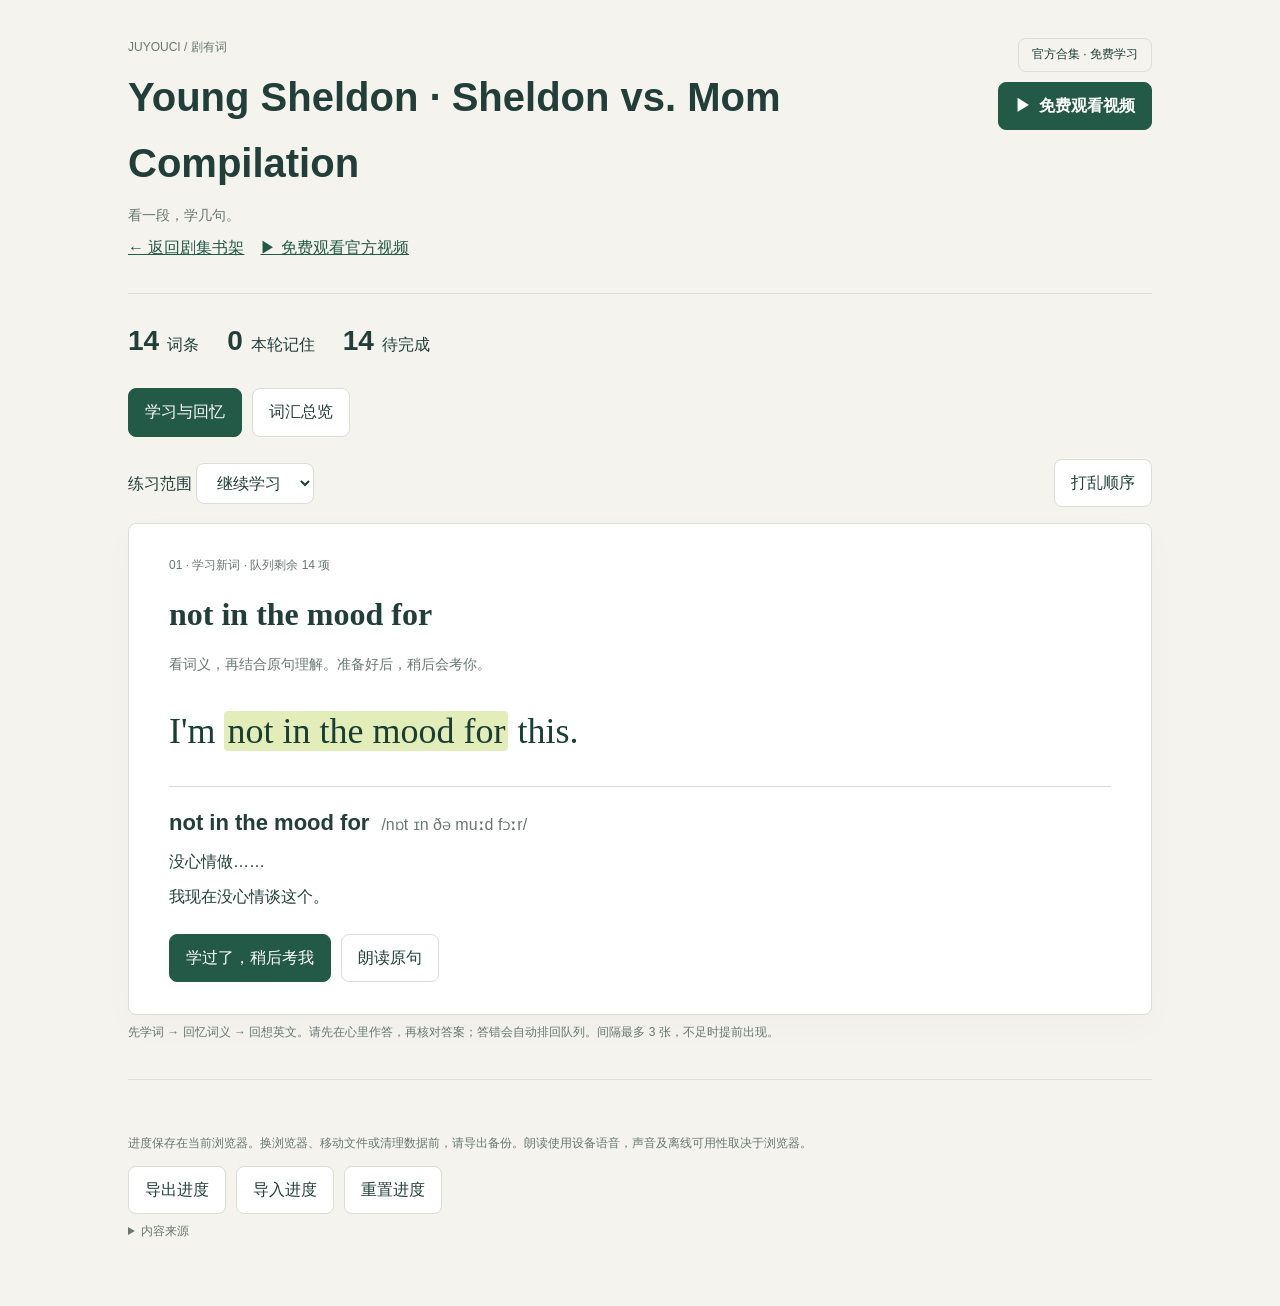
<file: episodes/young-sheldon-compilation.html>
<!doctype html>
<html lang="zh-CN">
<head><meta charset="utf-8"><meta name="viewport" content="width=device-width,initial-scale=1"><title>剧有词 · 学习卡</title>
<style>
:root{--bg:#f4f3ed;--ink:#213e39;--muted:#687772;--line:#d8dfd6;--green:#235a47;--soft:#e5ecdf}*{box-sizing:border-box}body{margin:0;background:var(--bg);color:var(--ink);font:16px/1.65 -apple-system,BlinkMacSystemFont,"Segoe UI",sans-serif}main{max-width:1080px;margin:auto;padding:38px 28px 64px}header{display:flex;justify-content:space-between;gap:20px;align-items:flex-start;border-bottom:1px solid var(--line);padding-bottom:24px}.header-actions{display:flex;align-items:flex-end;gap:10px;flex-direction:column}.eyebrow{font-size:12px;letter-spacing:0;text-transform:uppercase;color:var(--muted)}h1{font-size:clamp(26px,4vw,40px);letter-spacing:0;margin:6px 0}p{margin:8px 0}.muted{color:var(--muted);font-size:14px}.badge{border:1px solid var(--line);border-radius:8px;padding:6px 13px;font-size:12px;white-space:nowrap}.watch-link{display:inline-flex;align-items:center;gap:8px;background:var(--green);color:#fff;text-decoration:none;border:1px solid var(--green);border-radius:8px;padding:10px 16px;font-weight:650;white-space:nowrap}.watch-link:hover{background:#174535}.watch-link:focus-visible{outline:3px solid #d99945;outline-offset:3px}.stats{display:flex;gap:28px;margin:24px 0}.stats strong{font-size:28px;margin-right:8px}nav,.toolbar,.actions{display:flex;gap:10px;flex-wrap:wrap;align-items:center}button,select,input{font:inherit}button,select{border:1px solid var(--line);background:#fff;color:var(--ink);padding:10px 16px;border-radius:8px;cursor:pointer}button:hover{background:var(--soft)}button:disabled{opacity:.4;cursor:default}button:focus-visible,input:focus-visible,select:focus-visible{outline:3px solid #d99945;outline-offset:3px}.primary,button[aria-pressed=true]{background:var(--green);color:white;border-color:var(--green)}.toolbar{justify-content:space-between;margin:22px 0 16px}.card{background:#fff;border:1px solid var(--line);border-radius:8px;padding:32px 40px;min-height:370px;box-shadow:0 12px 35px #213e3906}.sentence{font-family:Georgia,serif;font-size:clamp(25px,4vw,36px);line-height:1.5;margin:28px 0;color:#193e33}.answer{border-top:1px solid var(--line);margin:22px 0;padding-top:18px}.term{font-size:22px;font-weight:650}.ipa{font-size:16px;color:var(--muted);font-weight:400;margin-left:12px}.actions{margin-top:24px}.bottom{justify-content:space-between;margin-top:18px;display:flex;gap:12px;align-items:center}.hint{font-size:12px;color:var(--muted)}input[type=search]{width:100%;padding:14px 18px;border:1px solid var(--line);border-radius:8px;background:white;margin:22px 0}.word{background:white;border:1px solid var(--line);border-radius:8px;padding:20px 24px;margin-bottom:12px}.word-top{display:flex;justify-content:space-between;gap:12px}.word p{overflow-wrap:anywhere}.word .example{font-family:Georgia,serif;font-size:20px}footer{margin-top:36px;padding-top:22px;border-top:1px solid var(--line)}footer .actions{margin-top:12px}#notice{min-height:24px;color:#855220;font-size:14px}#source-list{overflow-wrap:anywhere}a{color:var(--green)}[hidden]{display:none!important}@media(max-width:620px){main{padding:24px 16px}header{display:block}.header-actions{align-items:flex-start;margin-top:14px}.badge{display:inline-block;margin-top:10px}.card{padding:22px;min-height:360px}.watch-link{display:inline-flex;align-items:center;gap:8px;background:var(--green);color:#fff;text-decoration:none;border:1px solid var(--green);border-radius:8px;padding:10px 16px;font-weight:650;white-space:nowrap}.watch-link:hover{background:#174535}.watch-link:focus-visible{outline:3px solid #d99945;outline-offset:3px}.stats{gap:18px}.stats strong{font-size:23px}.bottom{align-items:flex-start;flex-direction:column}.actions button{flex:1}.word{padding:16px}}
mark{background:#e3edb9;color:inherit;border-radius:4px;padding:0 3px}.target{font:600 32px/1.4 Georgia,serif;margin:16px 0}.sentence{overflow-wrap:anywhere}
</style><link rel="stylesheet" href="../assets/selection-tools.css"></head>
<body><main>
<header><div><div class="eyebrow">JUYOUCI / 剧有词</div><h1 id="title"></h1><p class="muted">看一段，学几句。</p><p><a href="../index.html">← 返回剧集书架</a>　<a href="https://www.youtube.com/watch?v=gTfLgb-2Omc" target="_blank" rel="noopener noreferrer">▶ 免费观看官方视频</a></p></div><div class="header-actions"><span class="badge">官方合集 · 免费学习</span><a class="watch-link" href="https://www.youtube.com/watch?v=gTfLgb-2Omc" target="_blank" rel="noopener noreferrer" aria-label="在 YouTube 免费观看 Young Sheldon 官方合集"><span aria-hidden="true">▶</span> 免费观看视频</a></div></header>
<div class="stats" aria-label="学习统计"><div><strong id="total">0</strong>词条</div><div><strong id="learned">0</strong>本轮记住</div><div><strong id="remaining">0</strong>待完成</div></div>
<nav aria-label="页面模式"><button id="study-tab" aria-pressed="true">学习与回忆</button><button id="list-tab" aria-pressed="false">词汇总览</button></nav>
<section id="study"><div class="toolbar"><label>练习范围 <select id="filter"><option value="unlearned">继续学习</option><option value="again">需要再练</option><option value="all">全部复习</option></select></label><button id="shuffle">打乱顺序</button></div>
<div class="card"><div class="eyebrow" id="position"></div><h2 class="target" id="target"></h2><p class="muted" id="prompt"></p><p class="sentence" id="sentence"></p><div class="answer" id="answer"><div><span class="term" id="term"></span><span class="ipa" id="ipa"></span></div><p id="meaning"></p><p id="translation"></p></div><div class="actions"><button class="primary" id="start">学过了，稍后考我</button><button class="primary" id="reveal" hidden>核对答案</button><button id="speak">朗读原句</button></div><div class="actions" id="ratings" hidden><button id="again">没想起来</button><button class="primary" id="known">想起来了</button></div></div>
<p class="hint">先学词 → 回忆词义 → 回想英文。请先在心里作答，再核对答案；答错会自动排回队列。间隔最多 3 张，不足时提前出现。</p></section>
<section id="list" hidden><input id="search" name="vocab-search" type="search" aria-label="搜索词汇" placeholder="搜索词汇、释义或台词…"><p class="muted" id="results"></p><div id="words"></div></section>
<footer><div id="notice" role="status" aria-live="polite"></div><p class="hint">进度保存在当前浏览器。换浏览器、移动文件或清理数据前，请导出备份。朗读使用设备语音，声音及离线可用性取决于浏览器。</p><div class="actions"><button id="export">导出进度</button><button id="import">导入进度</button><button id="reset">重置进度</button><input type="file" id="file" accept="application/json,.json" hidden></div><p class="muted" id="note"></p><details><summary class="hint">内容来源</summary><div id="source-list"></div></details></footer>
</main><script type="application/json" id="vocab-data">{"title": "Young Sheldon · Sheldon vs. Mom Compilation", "deck_id": "young-sheldon:sheldon-vs-mom:zh", "cards": [{"term": "not in the mood for", "meaning": "没心情做……", "ipa": "/nɒt ɪn ðə muːd fɔːr/", "sentence": "I'm not in the mood for this.", "translation": "我现在没心情谈这个。", "target_spans": [[4, 23]], "id": "422dce755f3805c36908"}, {"term": "lend a hand", "meaning": "帮忙；搭把手", "ipa": "/lend ə hænd/", "sentence": "Be there, provide solace, lend a hand.", "translation": "去陪着她，给她安慰，搭把手。", "target_spans": [[26, 37]], "id": "9157e2d97a88b22e1927"}, {"term": "passive resistance", "meaning": "消极抵抗；非暴力抵抗", "ipa": "/ˈpæsɪv rɪˈzɪstəns/", "sentence": "What are you doing? Passive resistance.", "translation": "你在做什么？消极抵抗。", "target_spans": [[20, 38]], "id": "cad1dd519e6410992d20"}, {"term": "in the way", "meaning": "碍事；妨碍", "ipa": "/ɪn ðə weɪ/", "sentence": "There's too many people here already. You'd just be in the way.", "translation": "这里人已经太多了，你们来了只会碍事。", "target_spans": [[49, 62]], "id": "4288a1eb52dba0f1354f"}, {"term": "patient and understanding", "meaning": "耐心且善解人意", "ipa": "/ˈpeɪʃənt ænd ˌʌndərˈstændɪŋ/", "sentence": "My mother and father saw that I'd been traumatized and were patient and understanding about my fear of eating solid foods.", "translation": "父母看出我受了创伤，对我害怕固体食物这件事非常耐心和体谅。", "target_spans": [[60, 85]], "id": "61dbbb6141c915ae926c"}, {"term": "pricey", "meaning": "价格昂贵的", "ipa": "/ˈpraɪsi/", "sentence": "Really? The five of us? It's kind of pricey.", "translation": "真的？我们五个人？那可有点贵。", "target_spans": [[37, 43]], "id": "8dbcd43a710563d887a9"}, {"term": "life gets in the way", "meaning": "生活中的事情横插进来，阻碍原计划", "ipa": "/laɪf ɡets ɪn ðə weɪ/", "sentence": "People always say that, and then life gets in the way.", "translation": "人们总这么说，然后生活就横插进来。", "target_spans": [[33, 53]], "id": "322a5d45a8ef08600429"}, {"term": "full-time", "meaning": "全职地", "ipa": "/ˌfʊl ˈtaɪm/", "sentence": "They won't fund the project unless I'm working on it full-time.", "translation": "除非我全职参与，否则他们不会资助这个项目。", "target_spans": [[53, 62]], "id": "e2d1963755b5c65305c8"}, {"term": "discussion is over", "meaning": "讨论到此为止", "ipa": "/dɪˈskʌʃən ɪz ˈoʊvər/", "sentence": "This discussion is over.", "translation": "这件事不用再讨论了。", "target_spans": [[5, 23]], "id": "0c8bace081365a9f18f1"}, {"term": "freedom of religion", "meaning": "宗教信仰自由", "ipa": "/ˈfriːdəm əv rɪˈlɪdʒən/", "sentence": "As an American, don't I have freedom of religion?", "translation": "作为美国人，我难道没有宗教信仰自由吗？", "target_spans": [[29, 48]], "id": "f73092c7dacc4383d30a"}, {"term": "seek your own truth", "meaning": "寻找属于自己的真理", "ipa": "/siːk jɔːr oʊn truːθ/", "sentence": "You be a seeker of your own truth.", "translation": "你去寻找属于自己的真理吧。", "target_spans": [[7, 33]], "id": "4e69723b036d40f533ec"}, {"term": "smack someone down", "meaning": "打压某人；让某人受挫", "ipa": "/smæk ˈsʌmwʌn daʊn/", "sentence": "It feels like you are smacking me down every chance you get.", "translation": "感觉你一有机会就在打压我。", "target_spans": [[22, 38]], "id": "fb365aef8ff89f480195"}, {"term": "over the line", "meaning": "越界；做得太过分", "ipa": "/ˈoʊvər ðə laɪn/", "sentence": "Okay, now you are over the line.", "translation": "好了，你现在太过分了。", "target_spans": [[18, 31]], "id": "94fe7ce4125e8674fb68"}, {"term": "genetic component", "meaning": "遗传因素", "ipa": "/dʒəˈnetɪk kəmˈpoʊnənt/", "sentence": "My mother believes I'm mentally unstable, and since there's a genetic component and I'm her child, I suppose it's possible.", "translation": "我母亲认为我精神不稳定，而这可能有遗传因素，所以我想也不是没可能。", "target_spans": [[62, 79]], "id": "fda10d0b2ceb0c733240"}], "sources": ["https://www.youtube.com/watch?v=gTfLgb-2Omc"], "note": ""}</script><script>
'use strict';
const D=JSON.parse(document.getElementById('vocab-data').textContent), $=id=>document.getElementById(id);
const key='series-vocab:v1:'+D.deck_id, ids=new Set(D.cards.map(c=>c.id));
let progress={}, queue=[],revealed=false,mode='study';
const cardById=new Map(D.cards.map(c=>[c.id,c]));
function notify(s){$('notice').textContent=s;}
function cleanProgress(p){if(!p||typeof p!=='object'||Array.isArray(p))throw Error('进度格式不正确');const out={};for(const [id,v] of Object.entries(p)){if(!ids.has(id))continue;if(!['known','again','studied','meaning'].includes(v))throw Error('进度状态不正确');out[id]=v;}return out;}
try{const saved=localStorage.getItem(key);if(saved)progress=cleanProgress(JSON.parse(saved));}catch(e){notify('无法读取本地进度；本次仍可学习，请使用导出进度保存。');}
function save(){try{localStorage.setItem(key,JSON.stringify(progress));}catch(e){notify('浏览器未允许保存进度，请点击“导出进度”备份。');}}
function stats(){$('total').textContent=D.cards.length;const n=D.cards.filter(c=>progress[c.id]==='known').length;$('learned').textContent=n;$('remaining').textContent=D.cards.length-n;}
function current(){return queue.length?cardById.get(queue[0].id):null;}
function rebuild(){queue=D.cards.filter(c=>$('filter').value==='all'||($('filter').value==='again'?progress[c.id]==='again':progress[c.id]!=='known')).map(c=>({id:c.id,phase:!progress[c.id]?'learn':progress[c.id]==='meaning'?'cloze':'meaning'}));render();}
function sentence(c,blank){$('sentence').replaceChildren();let at=0;for(const [start,end] of c.target_spans){$('sentence').append(document.createTextNode(c.sentence.slice(at,start)));const m=document.createElement('mark');m.textContent=blank?'________':c.sentence.slice(start,end);$('sentence').append(m);at=end;}$('sentence').append(document.createTextNode(c.sentence.slice(at)));}
function render(){stats();revealed=false;$('ratings').hidden=true;const c=current();const phase=queue[0]?.phase;
for(const id of ['start','reveal','speak'])$(id).hidden=!c;
$('answer').hidden=!c||phase!=='learn';$('target').hidden=!c;
if(!c){$('position').textContent='本组练习完成';$('sentence').textContent='休息一下吧。之后可以选择“全部复习”再练。';$('prompt').textContent='本轮记住不等于长期掌握，建议过几天再回来复习。';return;}
$('position').textContent=({learn:'01 · 学习新词',meaning:'02 · 回忆词义',cloze:'03 · 回想英文'})[phase]+` · 队列剩余 ${queue.length} 项`;
$('target').textContent=phase==='cloze'?c.meaning:c.term;
$('prompt').textContent=phase==='learn'?'看词义，再结合原句理解。准备好后，稍后会考你。':phase==='meaning'?'标出的词或短语在这句话中是什么意思？':'根据中文意思，回想空格处的英文（按原句形式）。';
sentence(c,phase==='cloze');
for(const f of ['term','ipa','meaning','translation'])$(f).textContent=c[f];
$('start').hidden=phase!=='learn';$('reveal').hidden=phase==='learn';$('reveal').textContent='核对答案';$('speak').hidden=phase==='cloze';}
function reveal(){const c=current();if(!c||queue[0].phase==='learn')return;revealed=true;$('answer').hidden=false;$('ratings').hidden=false;$('reveal').hidden=true;$('speak').hidden=false;if(queue[0].phase==='cloze')sentence(c,false);}
function enqueue(task){queue.splice(Math.min(3,queue.length),0,task);}
function stopVoice(){if('speechSynthesis'in window)speechSynthesis.cancel();}
function study(){if(queue[0]?.phase!=='learn')return;stopVoice();const task=queue.shift();progress[task.id]='studied';enqueue({id:task.id,phase:'meaning'});save();render();}
function rate(value){if(!revealed||!current())return;stopVoice();const task=queue.shift();if(value==='again'){progress[task.id]='again';enqueue({id:task.id,phase:'meaning'});}else if(task.phase==='meaning'){progress[task.id]='meaning';enqueue({id:task.id,phase:'cloze'});}else{progress[task.id]='known';}save();render();}
function list(){const q=$('search').value.trim().toLocaleLowerCase();const rows=D.cards.filter(c=>[c.term,c.meaning,c.sentence,c.translation].join(' ').toLocaleLowerCase().includes(q));$('results').textContent=`找到 ${rows.length} 个词条`;$('words').replaceChildren();for(const c of rows){const el=document.createElement('article');el.className='word';const top=document.createElement('div');top.className='word-top';const term=document.createElement('strong');term.textContent=c.term;const status=document.createElement('span');status.className='hint';status.textContent=progress[c.id]==='known'?'本轮记住':progress[c.id]==='again'?'需要再练':progress[c.id]?'练习中':'未学习';top.append(term,status);el.append(top);for(const [txt,cls]of [[c.ipa,'muted'],[c.meaning,''],[c.sentence,'example'],[c.translation,'muted']]){const p=document.createElement('p');p.textContent=txt;p.className=cls;el.append(p);}$('words').append(el);}}
function switchMode(m){mode=m;$('study').hidden=m!=='study';$('list').hidden=m!=='list';$('study-tab').setAttribute('aria-pressed',m==='study');$('list-tab').setAttribute('aria-pressed',m==='list');if(m==='list')list();}
$('title').textContent=D.title;document.title=D.title+' · 剧有词';$('note').textContent=D.note;
for(const s of D.sources){const p=document.createElement('p');if(/^https?:\/\//i.test(s)){const a=document.createElement('a');a.href=s;a.textContent=s;a.target='_blank';a.rel='noopener noreferrer';p.append(a);}else p.textContent=s;$('source-list').append(p);}
$('study-tab').onclick=()=>switchMode('study');$('list-tab').onclick=()=>switchMode('list');$('search').oninput=list;$('filter').onchange=rebuild;$('reveal').onclick=reveal;$('start').onclick=study;$('known').onclick=()=>rate('known');$('again').onclick=()=>rate('again');
$('shuffle').onclick=()=>{for(let i=queue.length-1;i>0;i--){const j=Math.floor(Math.random()*(i+1));[queue[i],queue[j]]=[queue[j],queue[i]];}render();};
$('speak').onclick=()=>{if(!('speechSynthesis'in window)){notify('当前浏览器不支持朗读，翻卡和复习仍可使用。');return;}const c=current();if(!c)return;speechSynthesis.cancel();const u=new SpeechSynthesisUtterance(c.sentence);u.lang='en-US';u.rate=.85;u.onerror=()=>notify('朗读暂不可用，请检查设备语音或网络。');speechSynthesis.speak(u);};
$('export').onclick=()=>{const blob=new Blob([JSON.stringify({version:1,deck_id:D.deck_id,progress},null,2)],{type:'application/json'});const url=URL.createObjectURL(blob),a=document.createElement('a');a.href=url;a.download='vocab-progress.json';a.click();setTimeout(()=>URL.revokeObjectURL(url),2000);notify('已导出学习进度。');};
$('import').onclick=()=>$('file').click();$('file').onchange=async()=>{const f=$('file').files[0];if(!f)return;try{if(f.size>2000000)throw Error('文件过大');const obj=JSON.parse(await f.text());if(obj.version!==1||obj.deck_id!==D.deck_id)throw Error('这份进度不属于当前词汇页');const p=cleanProgress(obj.progress);if(!confirm('导入会替换当前学习进度，继续吗？'))return;progress=p;save();rebuild();list();notify('进度已导入。');}catch(e){notify('导入失败：'+e.message);}finally{$('file').value='';}};
$('reset').onclick=()=>{if(!confirm('确定清除这一集的学习进度吗？'))return;progress={};save();rebuild();list();notify('已重置本集进度。');};
rebuild();
</script><script src="../assets/selection-tools.js"></script></body></html>
</file>
<file: assets/selection-tools.css>
.sentence {
  cursor: text;
}

.sentence::selection,
.sentence *::selection {
  background: #f1cc82;
  color: #193e33;
}

.selection-popover {
  position: fixed;
  z-index: 1000;
  width: min(300px, calc(100vw - 24px));
  padding: 14px;
  border: 1px solid #cad5cb;
  border-radius: 8px;
  background: #fff;
  color: #213e39;
  box-shadow: 0 16px 38px rgba(31, 57, 50, 0.2);
}

.selection-popover__head {
  display: flex;
  align-items: flex-start;
  justify-content: space-between;
  gap: 12px;
}

.selection-popover__term {
  font: 650 18px/1.35 Georgia, serif;
  overflow-wrap: anywhere;
}

.selection-popover__close {
  width: 32px;
  height: 32px;
  flex: 0 0 32px;
  padding: 0;
  border: 0;
  border-radius: 50%;
  background: transparent;
  font-size: 22px;
  line-height: 1;
}

.selection-popover__meaning {
  min-height: 26px;
  margin: 8px 0 12px;
  color: #4f625c;
  overflow-wrap: anywhere;
}

.selection-popover__add {
  width: 100%;
}

.custom-word-actions {
  display: flex;
  align-items: center;
  gap: 10px;
}

.custom-word-remove {
  padding: 5px 9px;
  color: #855220;
  font-size: 12px;
}

@media (max-width: 620px) {
  .selection-popover {
    padding: 12px;
  }
}
</file>
